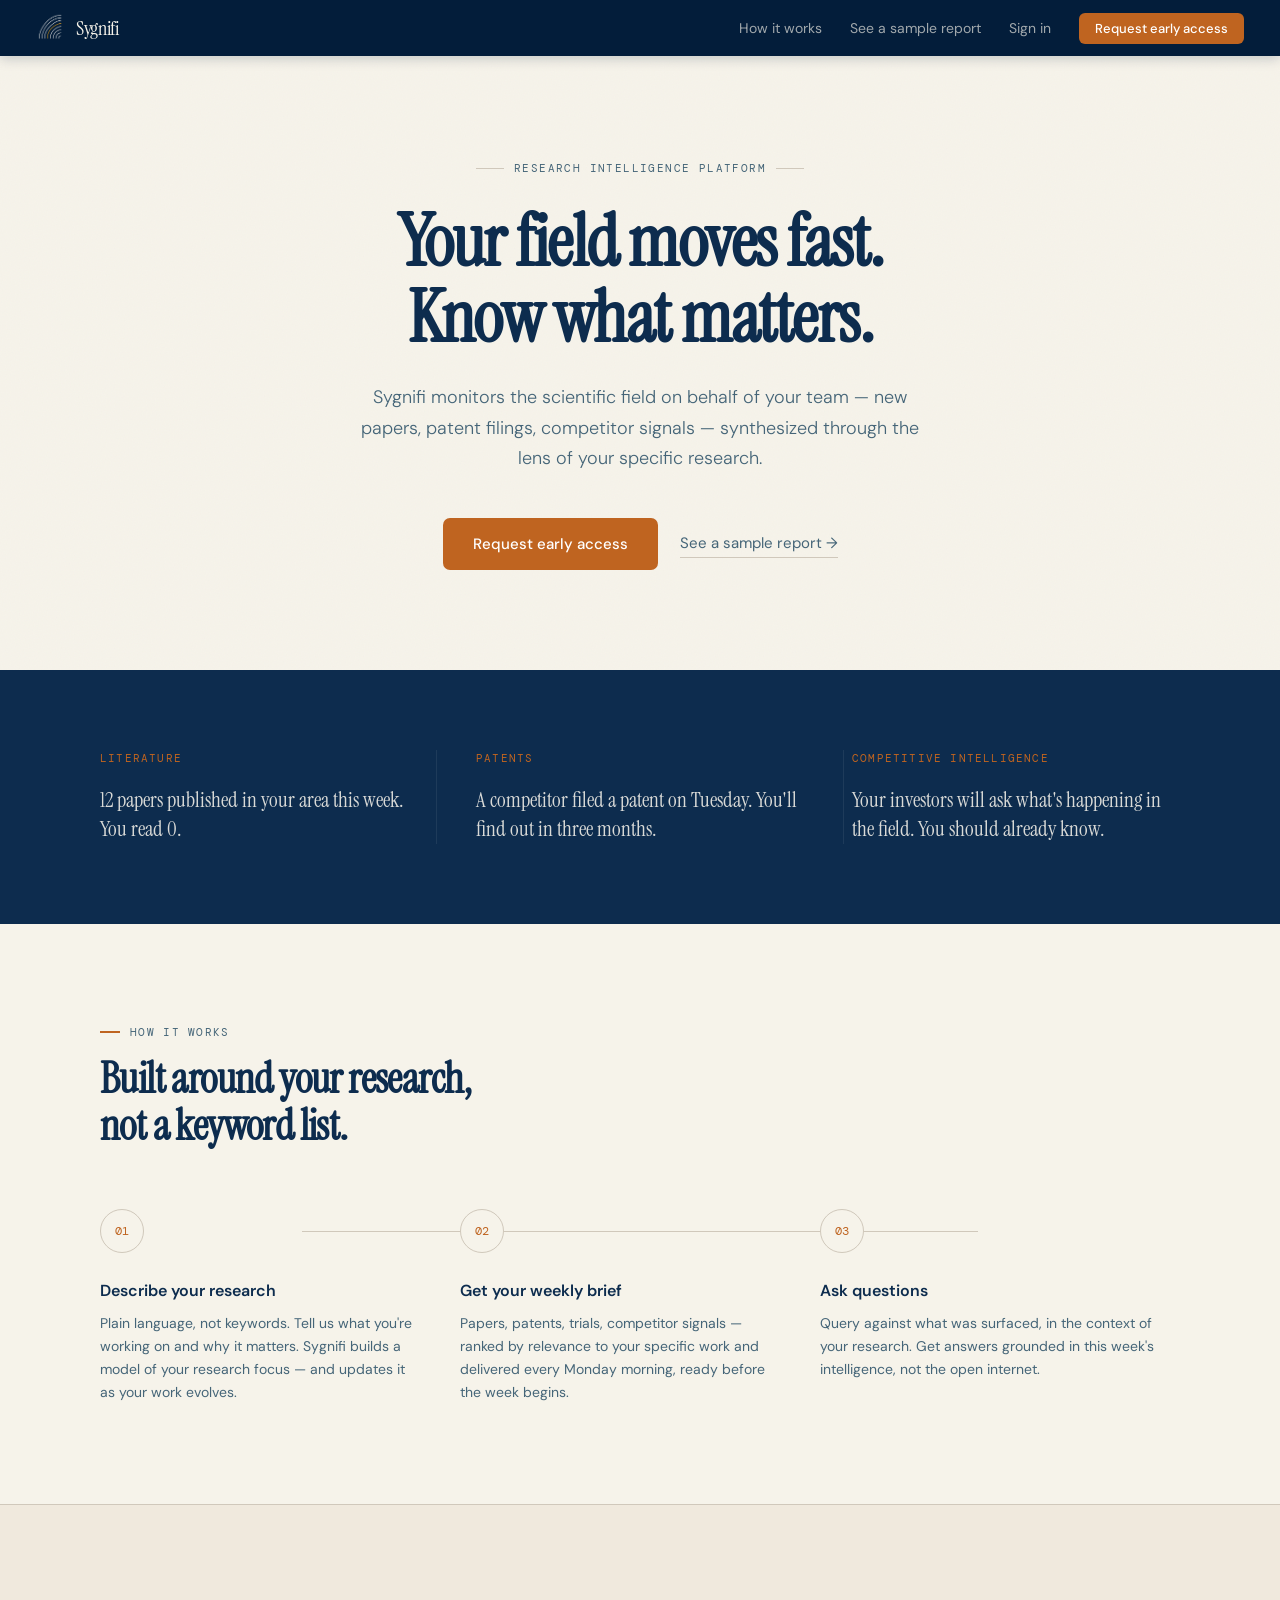
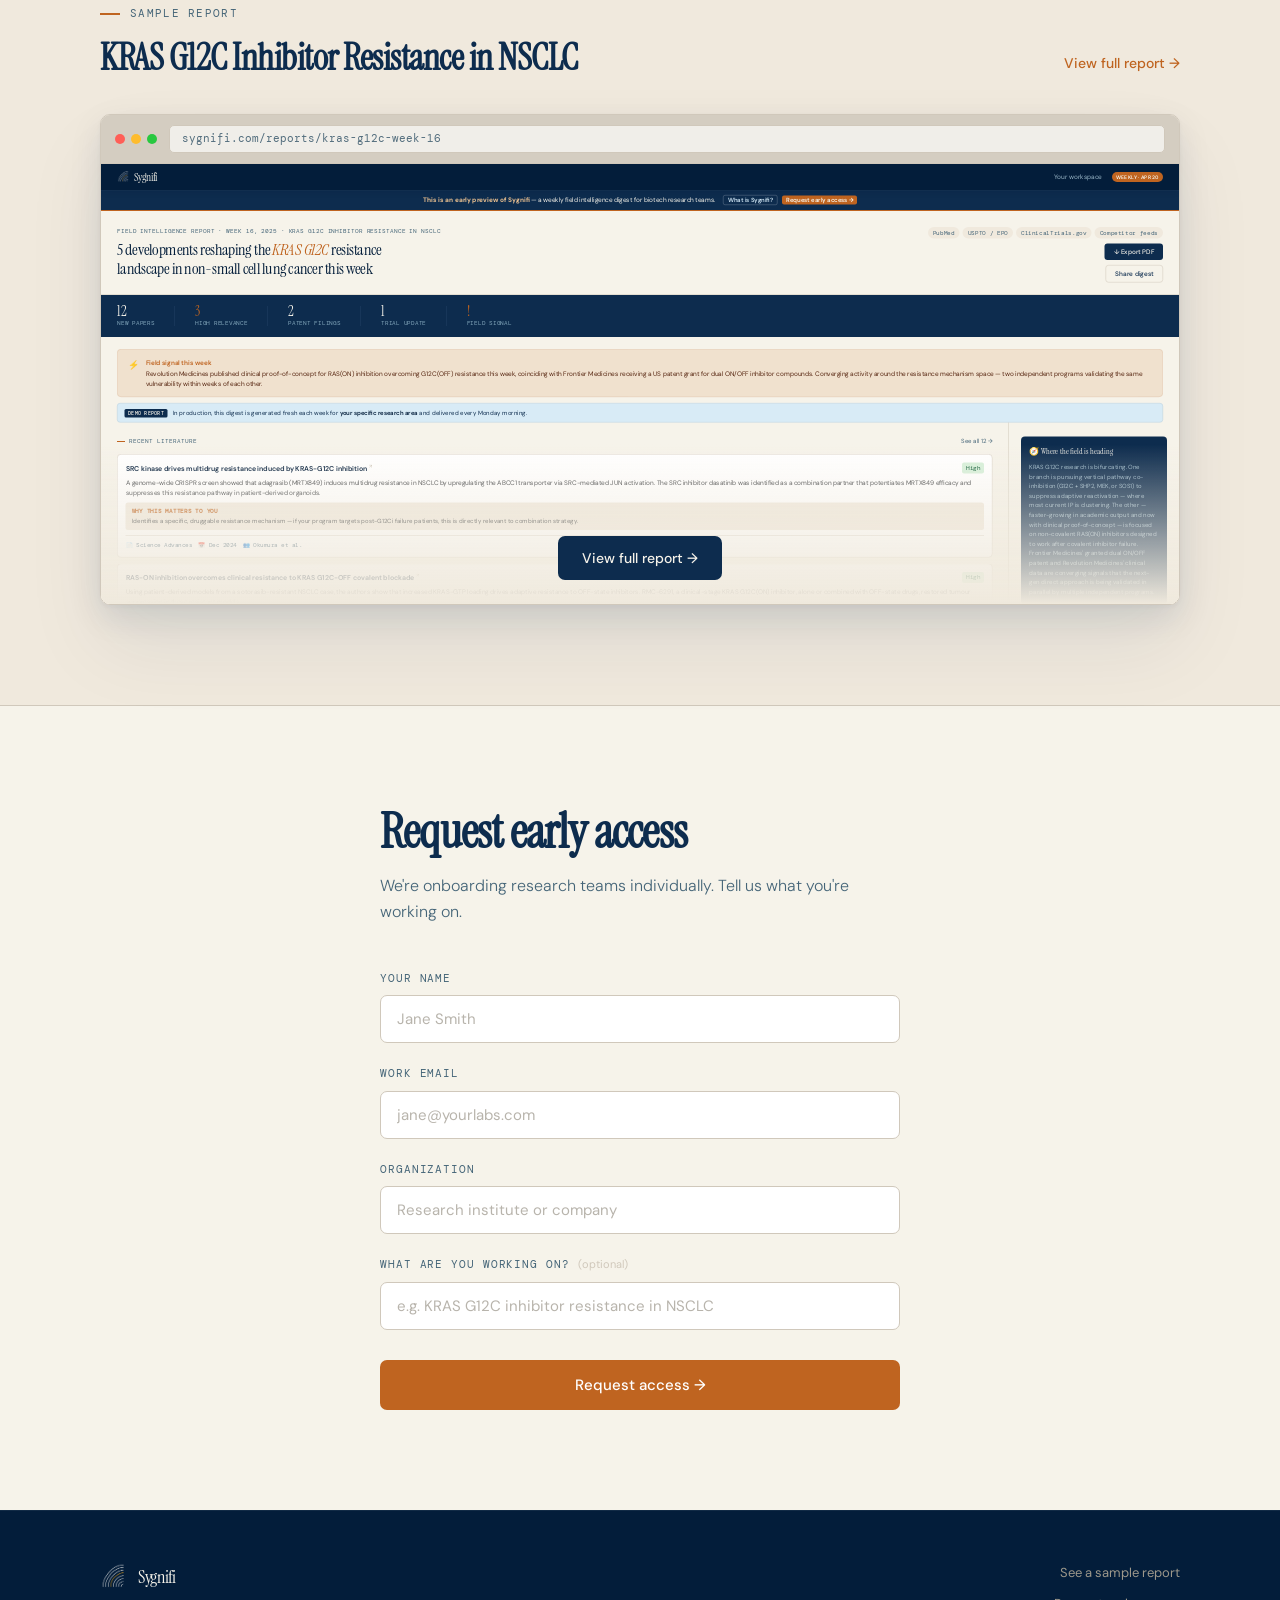
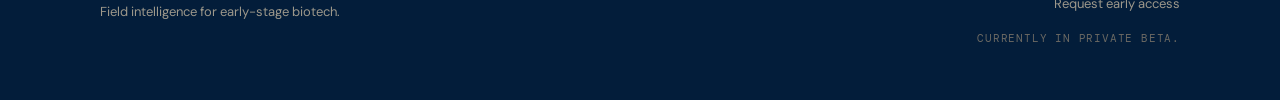
<file: index.html>
<!DOCTYPE html>
<html lang="en">
<head>
  <meta charset="UTF-8">
  <meta name="viewport" content="width=device-width, initial-scale=1.0">
  <title>Sygnifi — Field intelligence for early-stage biotech</title>
  <meta name="description" content="Sygnifi monitors the scientific field on behalf of your team — new papers, patent filings, competitor signals — synthesized through the lens of your specific research.">
  <link href="https://fonts.googleapis.com/css2?family=Instrument+Serif:ital@0;1&family=DM+Sans:opsz,wght@9..40,300;9..40,400;9..40,500;9..40,600&family=DM+Mono:wght@400;500&display=swap" rel="stylesheet">
  <link rel="stylesheet" href="styles.css">
</head>
<body>

<!-- ── NAV ─────────────────────────────────────────── -->
<nav class="nav">
  <a href="index.html" class="nav-logo">
    <img src="logo.png" alt="Sygnifi logo">
    <span class="nav-wordmark">Sygnifi</span>
  </a>
  <button class="nav-toggle" id="nav-toggle" aria-label="Toggle menu" aria-expanded="false" aria-controls="nav-links">
    <span></span><span></span><span></span>
  </button>
  <ul class="nav-links" id="nav-links">
    <li><a href="#how-it-works">How it works</a></li>
    <li><a href="field-intelligence-mock.html" target="_blank" rel="noopener">See a sample report</a></li>
    <li><a href="signin.html">Sign in</a></li>
    <li><a href="#early-access" class="btn-nav">Request early access</a></li>
  </ul>
</nav>

<!-- ── HERO ────────────────────────────────────────── -->
<section class="hero">
  <div class="hero-inner">
    <div class="hero-kicker fade-up">Research intelligence platform</div>
    <h1 class="hero-headline fade-up" data-delay="1">
      Your field moves fast.<br>Know what matters.
    </h1>
    <p class="hero-sub fade-up" data-delay="2">
      Sygnifi monitors the scientific field on behalf of your team — new papers, patent filings, competitor signals — synthesized through the lens of your specific research.
    </p>
    <div class="hero-ctas fade-up" data-delay="3">
      <a href="#early-access" class="btn-primary">Request early access</a>
      <a href="field-intelligence-mock.html" target="_blank" rel="noopener" class="link-secondary">See a sample report →</a>
    </div>
  </div>
</section>

<!-- ── PROBLEM STRIP ───────────────────────────────── -->
<section class="problem">
  <div class="problem-inner">
    <div class="problem-item fade-up">
      <div class="problem-num">Literature</div>
      <p class="problem-text">12 papers published in your area this week. You read 0.</p>
    </div>
    <div class="problem-item fade-up" data-delay="1">
      <div class="problem-num">Patents</div>
      <p class="problem-text">A competitor filed a patent on Tuesday. You'll find out in three months.</p>
    </div>
    <div class="problem-item fade-up" data-delay="2">
      <div class="problem-num">Competitive intelligence</div>
      <p class="problem-text">Your investors will ask what's happening in the field. You should already know.</p>
    </div>
  </div>
</section>

<!-- ── HOW IT WORKS ────────────────────────────────── -->
<section class="how" id="how-it-works">
  <div class="how-inner">
    <div class="section-label fade-up">How it works</div>
    <h2 class="section-heading fade-up" data-delay="1">Built around your research,<br>not a keyword list.</h2>
    <div class="steps">
      <div class="step fade-up">
        <div class="step-num">01</div>
        <h3 class="step-title">Describe your research</h3>
        <p class="step-body">Plain language, not keywords. Tell us what you're working on and why it matters. Sygnifi builds a model of your research focus — and updates it as your work evolves.</p>
      </div>
      <div class="step fade-up" data-delay="1">
        <div class="step-num">02</div>
        <h3 class="step-title">Get your weekly brief</h3>
        <p class="step-body">Papers, patents, trials, competitor signals — ranked by relevance to your specific work and delivered every Monday morning, ready before the week begins.</p>
      </div>
      <div class="step fade-up" data-delay="2">
        <div class="step-num">03</div>
        <h3 class="step-title">Ask questions</h3>
        <p class="step-body">Query against what was surfaced, in the context of your research. Get answers grounded in this week's intelligence, not the open internet.</p>
      </div>
    </div>
  </div>
</section>

<!-- ── PRODUCT PREVIEW ─────────────────────────────── -->
<section class="preview">
  <div class="preview-inner">
    <div class="preview-header fade-up">
      <div>
        <div class="section-label">Sample report</div>
        <h2 class="preview-section-heading">KRAS G12C Inhibitor Resistance in NSCLC</h2>
      </div>
      <a href="field-intelligence-mock.html" target="_blank" rel="noopener" class="preview-link">View full report →</a>
    </div>
    <a href="field-intelligence-mock.html" target="_blank" rel="noopener" class="browser fade-up" style="display:block;text-decoration:none;" data-delay="1">
      <div class="browser-bar">
        <div class="browser-dots">
          <span></span><span></span><span></span>
        </div>
        <div class="browser-url">sygnifi.com/reports/kras-g12c-week-16</div>
      </div>
      <div class="browser-viewport">
        <iframe src="field-intelligence-mock.html" scrolling="no" tabindex="-1" title="Sample Sygnifi report"></iframe>
        <div class="browser-fade"></div>
        <span class="browser-cta">View full report →</span>
      </div>
    </a>
  </div>
</section>

<!-- ── EARLY ACCESS FORM ───────────────────────────── -->
<section class="form-section" id="early-access">
  <div class="form-inner">
    <h2 class="form-heading fade-up">Request early access</h2>
    <p class="form-sub fade-up" data-delay="1">We're onboarding research teams individually. Tell us what you're working on.</p>
    <form id="waitlist-form" class="fade-up" data-delay="2" novalidate aria-label="Early access request">
      <div class="field">
        <label for="name">Your name</label>
        <input
          type="text"
          id="name"
          name="name"
          placeholder="Jane Smith"
          required
          autocomplete="name"
        >
      </div>
      <div class="field">
        <label for="email">Work email</label>
        <input
          type="email"
          id="email"
          name="email"
          placeholder="jane@yourlabs.com"
          required
          autocomplete="email"
        >
      </div>
      <div class="field">
        <label for="org">Organization</label>
        <input
          type="text"
          id="org"
          name="organisation"
          placeholder="Research institute or company"
          autocomplete="organization"
        >
      </div>
      <div class="field">
        <label for="research">What are you working on? <span class="field-optional">(optional)</span></label>
        <input
          type="text"
          id="research"
          name="research_area"
          placeholder="e.g. KRAS G12C inhibitor resistance in NSCLC"
        >
      </div>
      <button type="submit" class="btn-submit">Request access →</button>
    </form>
  </div>
</section>

<!-- ── FOOTER ──────────────────────────────────────── -->
<footer class="footer">
  <div class="footer-inner">
    <div class="footer-brand">
      <a href="index.html" class="footer-logo">
        <img src="logo.png" alt="Sygnifi logo">
        <span class="footer-wordmark">Sygnifi</span>
      </a>
      <p class="footer-tagline">Field intelligence for early-stage biotech.</p>
    </div>
    <div class="footer-links">
      <a href="field-intelligence-mock.html" target="_blank" rel="noopener">See a sample report</a>
      <a href="#early-access">Request early access</a>
      <div class="footer-fine">Currently in private beta.</div>
    </div>
  </div>
</footer>

<script>
  // Mobile nav toggle
  const toggle = document.getElementById('nav-toggle');
  const navLinks = document.getElementById('nav-links');

  toggle.addEventListener('click', () => {
    const isOpen = navLinks.classList.toggle('open');
    toggle.setAttribute('aria-expanded', isOpen);
  });

  // Close mobile nav when a link is clicked
  navLinks.querySelectorAll('a').forEach(a => {
    a.addEventListener('click', () => {
      navLinks.classList.remove('open');
      toggle.setAttribute('aria-expanded', 'false');
    });
  });

  // Smooth scroll for anchor links
  document.querySelectorAll('a[href^="#"]').forEach(a => {
    a.addEventListener('click', e => {
      const target = document.querySelector(a.getAttribute('href'));
      if (target) {
        e.preventDefault();
        target.scrollIntoView({ behavior: 'smooth' });
      }
    });
  });

  // FadeUp on scroll via IntersectionObserver
  const observer = new IntersectionObserver((entries) => {
    entries.forEach(entry => {
      if (entry.isIntersecting) {
        entry.target.classList.add('visible');
        observer.unobserve(entry.target);
      }
    });
  }, { threshold: 0.1, rootMargin: '0px 0px -40px 0px' });

  document.querySelectorAll('.fade-up').forEach(el => observer.observe(el));

  // Form: redirect to waitlist page
  document.getElementById('waitlist-form').addEventListener('submit', async e => {
    e.preventDefault();
    const name = document.getElementById('name').value.trim();
    const email = document.getElementById('email').value.trim();
    if (!name || !email) return;

    const btn = e.target.querySelector('.btn-submit');
    btn.disabled = true;
    btn.textContent = 'Sending…';

    try {
      const res = await fetch('https://formspree.io/f/mrerrkqk', {
        method: 'POST',
        body: new FormData(e.target),
        headers: { 'Accept': 'application/json' }
      });
      if (res.ok) {
        window.location.href = 'waitlist.html';
      } else {
        btn.disabled = false;
        btn.textContent = 'Request access →';
        alert('Something went wrong. Please try again.');
      }
    } catch {
      btn.disabled = false;
      btn.textContent = 'Request access →';
      alert('Something went wrong. Please try again.');
    }
  });
</script>

</body>
</html>
</file>
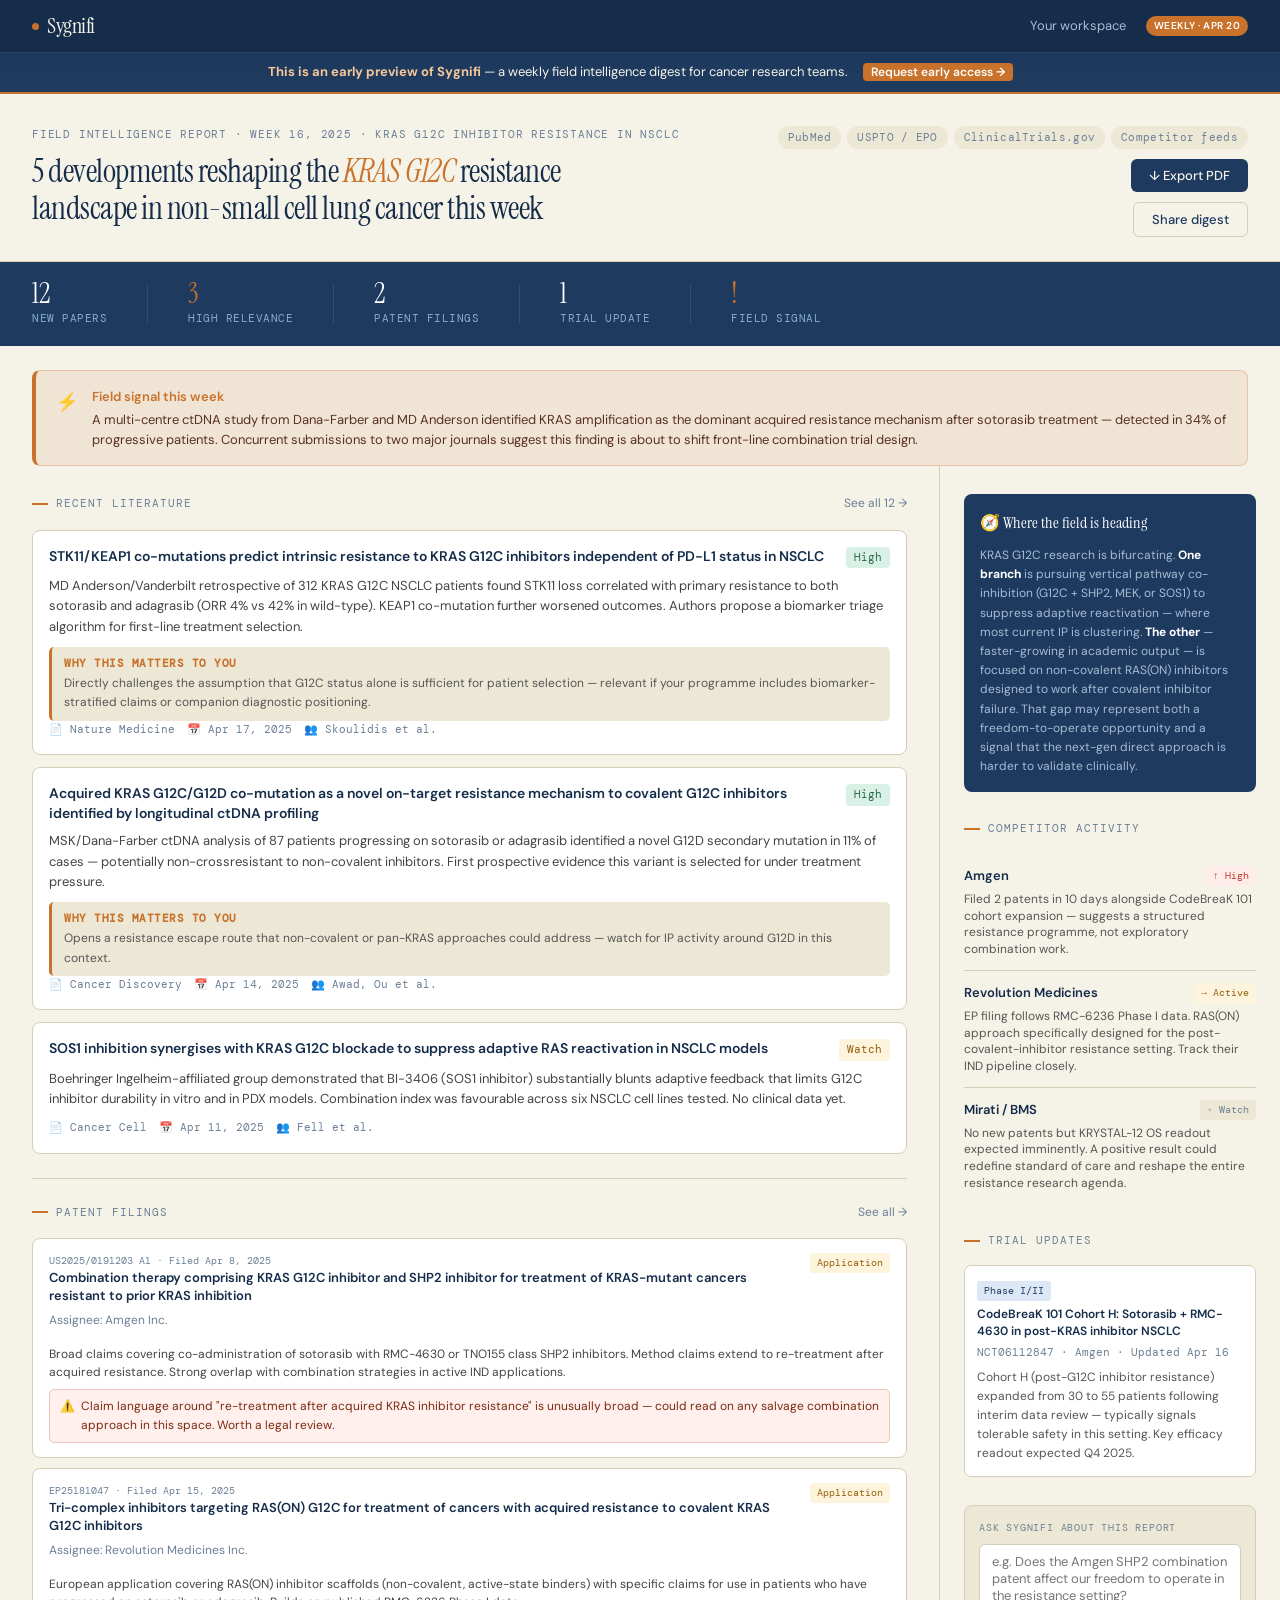
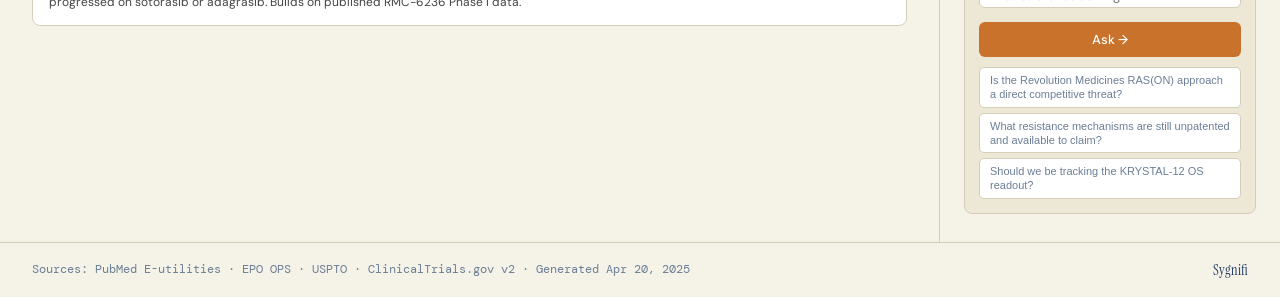
<file: site/index.html>
<!DOCTYPE html>
<html lang="en">
<head>
<meta charset="UTF-8">
<meta name="viewport" content="width=device-width, initial-scale=1.0">
<title>Sygnifi — Field Intelligence Report</title>
<link href="https://fonts.googleapis.com/css2?family=Instrument+Serif:ital@0;1&family=DM+Sans:wght@300;400;500;600&family=DM+Mono:wght@400;500&display=swap" rel="stylesheet">
<style>
  :root {
    --ink: #1e3a5f;          /* Vandar Poel's Blue — replaces near-black */
    --ink-deep: #152d4a;     /* deeper shade for topbar */
    --paper: #f5f2e8;        /* Sulphur Yellow cream — unchanged */
    --paper-dark: #ede8d5;
    --accent: #c8722b;       /* Yellow Orange — shifted slightly warmer */
    --accent-light: #f0e4d4;
    --muted: #6b7f96;        /* blue-tinted muted */
    --border: #d4cdb8;
    --green: #2d6a4f;
    --green-light: #d8f0e6;
    --amber: #92610a;
    --amber-light: #fef3dc;
    --blue: #1e3a5f;
    --blue-light: #dce8f5;
  }

  * { margin: 0; padding: 0; box-sizing: border-box; }

  body {
    background: var(--paper);
    color: var(--ink);
    font-family: 'DM Sans', sans-serif;
    font-size: 14px;
    line-height: 1.6;
    min-height: 100vh;
  }

  /* TOP BAR */
  .topbar {
    background: var(--ink-deep);
    color: var(--paper);
    padding: 0 32px;
    display: flex;
    align-items: center;
    justify-content: space-between;
    height: 52px;
    position: sticky;
    top: 0;
    z-index: 100;
    box-shadow: 0 1px 0 rgba(255,255,255,0.05), 0 2px 12px rgba(21,45,74,0.22);
  }

  .logo {
    font-family: 'Instrument Serif', serif;
    font-size: 22px;
    letter-spacing: -0.5px;
    display: flex;
    align-items: center;
    gap: 8px;
    color: var(--paper);
  }

  .logo-dot {
    width: 7px;
    height: 7px;
    background: var(--accent);
    border-radius: 50%;
    display: inline-block;
    animation: dot-glow 3s ease-in-out infinite;
  }

  .topbar-right {
    display: flex;
    align-items: center;
    gap: 20px;
    font-size: 13px;
    color: #a8bcd4;
  }

  .badge-live {
    background: var(--accent);
    color: white;
    font-size: 10px;
    font-weight: 600;
    padding: 2px 8px;
    border-radius: 20px;
    letter-spacing: 0.5px;
    text-transform: uppercase;
    animation: badge-pulse 2.8s ease-in-out infinite;
  }

  /* VALIDATION BANNER */
  .validation-banner {
    background: var(--ink);
    color: var(--paper);
    padding: 10px 32px;
    text-align: center;
    font-size: 13px;
    line-height: 1.5;
    border-bottom: 2px solid var(--accent);
  }

  .validation-banner strong {
    color: #f5c89a;
  }

  .validation-banner em {
    font-style: normal;
    background: var(--accent);
    color: white;
    padding: 1px 8px;
    border-radius: 4px;
    font-size: 12px;
    font-weight: 600;
    margin-left: 6px;
    cursor: pointer;
    transition: opacity 0.15s;
  }

  .validation-banner em:hover { opacity: 0.85; }

  /* REPORT HEADER */
  .report-header {
    border-bottom: 1px solid var(--border);
    padding: 32px 32px 24px;
    display: flex;
    justify-content: space-between;
    align-items: flex-start;
    gap: 24px;
    animation: fadeUp 0.5s ease both;
  }

  .report-meta {
    font-family: 'DM Mono', monospace;
    font-size: 11px;
    color: var(--muted);
    text-transform: uppercase;
    letter-spacing: 0.8px;
    margin-bottom: 10px;
  }

  .report-title {
    font-family: 'Instrument Serif', serif;
    font-size: 32px;
    line-height: 1.15;
    letter-spacing: -0.5px;
    max-width: 560px;
    color: var(--ink-deep);
  }

  .report-title em {
    color: var(--accent);
    font-style: italic;
  }

  .report-actions {
    display: flex;
    flex-direction: column;
    align-items: flex-end;
    gap: 10px;
    flex-shrink: 0;
  }

  .btn {
    padding: 8px 18px;
    border-radius: 6px;
    font-size: 13px;
    font-weight: 500;
    cursor: pointer;
    border: none;
    font-family: 'DM Sans', sans-serif;
    transition: opacity 0.15s, transform 0.15s, box-shadow 0.15s, background 0.15s;
  }

  .btn:hover { opacity: 0.9; transform: translateY(-1px); }

  .btn-primary {
    background: var(--ink);
    color: var(--paper);
  }

  .btn-primary:hover { box-shadow: 0 4px 14px rgba(21,45,74,0.28); }

  .btn-secondary {
    background: transparent;
    border: 1px solid var(--border);
    color: var(--ink);
  }

  .btn-secondary:hover { background: var(--paper-dark); }

  .coverage-tags {
    display: flex;
    gap: 6px;
    flex-wrap: wrap;
    justify-content: flex-end;
  }

  .tag {
    font-size: 11px;
    padding: 3px 10px;
    border-radius: 20px;
    font-family: 'DM Mono', monospace;
    letter-spacing: 0.3px;
  }

  .tag-sources { background: var(--paper-dark); color: var(--muted); }

  /* SUMMARY STRIP */
  .summary-strip {
    background: var(--ink);
    color: var(--paper);
    padding: 18px 32px;
    display: flex;
    gap: 40px;
    animation: fadeUp 0.5s 0.1s ease both;
  }

  .summary-item {
    display: flex;
    flex-direction: column;
    gap: 2px;
  }

  .summary-num {
    font-family: 'Instrument Serif', serif;
    font-size: 28px;
    line-height: 1;
    color: white;
  }

  .summary-num span { color: var(--accent); }

  .summary-label {
    font-size: 11px;
    color: #8aadcc;
    font-family: 'DM Mono', monospace;
    text-transform: uppercase;
    letter-spacing: 0.5px;
  }

  .summary-divider {
    width: 1px;
    background: #2a4f75;
    margin: 4px 0;
  }

  /* SIGNAL BANNER */
  .signal-banner {
    margin: 24px 32px 0;
    background: var(--accent-light);
    border: 1px solid #e8c4a8;
    border-left: 4px solid var(--accent);
    border-radius: 8px;
    padding: 16px 20px;
    display: flex;
    gap: 14px;
    align-items: flex-start;
    animation: fadeUp 0.5s 0.15s ease both;
  }

  .signal-icon { font-size: 18px; flex-shrink: 0; margin-top: 1px; }

  .signal-text strong {
    display: block;
    font-size: 13px;
    font-weight: 600;
    color: var(--accent);
    margin-bottom: 3px;
  }

  .signal-text p { font-size: 13px; color: #5a3020; line-height: 1.5; }

  /* MAIN GRID */
  .main-grid {
    display: grid;
    grid-template-columns: 1fr 340px;
    gap: 0;
  }

  .main-col {
    padding: 28px 32px;
    border-right: 1px solid var(--border);
  }

  .side-col { padding: 28px 24px; }

  /* SECTION HEADERS */
  .section-header {
    display: flex;
    align-items: center;
    justify-content: space-between;
    margin-bottom: 16px;
  }

  .section-title {
    font-family: 'DM Mono', monospace;
    font-size: 11px;
    text-transform: uppercase;
    letter-spacing: 1px;
    color: var(--muted);
    display: flex;
    align-items: center;
    gap: 8px;
  }

  .section-title::before {
    content: '';
    display: inline-block;
    width: 16px;
    height: 2px;
    background: var(--accent);
  }

  .see-all { font-size: 12px; color: var(--muted); cursor: pointer; transition: color 0.15s; }
  .see-all:hover { color: var(--accent); }

  /* PAPER CARDS */
  .paper-card {
    border: 1px solid var(--border);
    border-radius: 8px;
    padding: 16px;
    margin-bottom: 12px;
    background: white;
    transition: box-shadow 0.2s, transform 0.2s;
    animation: fadeUp 0.4s ease both;
  }

  .paper-card:hover { box-shadow: 0 6px 20px rgba(30,58,95,0.1); transform: translateY(-1px); }
  .paper-card:nth-child(1) { animation-delay: 0.2s; }
  .paper-card:nth-child(2) { animation-delay: 0.3s; }
  .paper-card:nth-child(3) { animation-delay: 0.4s; }

  .paper-top {
    display: flex;
    justify-content: space-between;
    align-items: flex-start;
    gap: 12px;
    margin-bottom: 8px;
  }

  .paper-title { font-size: 14px; font-weight: 600; line-height: 1.4; flex: 1; color: var(--ink-deep); }

  .relevance-badge {
    font-size: 11px;
    font-family: 'DM Mono', monospace;
    padding: 2px 8px;
    border-radius: 4px;
    flex-shrink: 0;
  }

  .rel-high { background: var(--green-light); color: var(--green); }
  .rel-med { background: var(--amber-light); color: var(--amber); }
  .rel-watch { background: var(--blue-light); color: var(--blue); }

  .paper-summary { font-size: 13px; color: #444; line-height: 1.55; margin-bottom: 10px; }

  .paper-footer {
    display: flex;
    gap: 12px;
    align-items: center;
    font-size: 11px;
    color: var(--muted);
    font-family: 'DM Mono', monospace;
  }

  .why-matters {
    background: var(--paper-dark);
    border-radius: 5px;
    padding: 8px 12px;
    font-size: 12px;
    color: #555;
    margin-top: 8px;
    border-left: 3px solid var(--accent);
  }

  .why-matters strong {
    color: var(--accent);
    font-size: 11px;
    font-family: 'DM Mono', monospace;
    text-transform: uppercase;
    letter-spacing: 0.5px;
    display: block;
    margin-bottom: 2px;
  }

  /* PATENT CARDS */
  .patent-card {
    border: 1px solid var(--border);
    border-radius: 8px;
    padding: 14px 16px;
    margin-bottom: 10px;
    background: white;
    animation: fadeUp 0.4s ease both;
    transition: box-shadow 0.2s, transform 0.2s;
  }

  .patent-card:hover { box-shadow: 0 4px 14px rgba(30,58,95,0.09); transform: translateY(-1px); }

  .patent-card:nth-child(1) { animation-delay: 0.25s; }
  .patent-card:nth-child(2) { animation-delay: 0.35s; }

  .patent-top {
    display: flex;
    justify-content: space-between;
    align-items: flex-start;
    gap: 10px;
    margin-bottom: 6px;
  }

  .patent-id { font-family: 'DM Mono', monospace; font-size: 10px; color: var(--muted); }
  .patent-status { font-size: 10px; font-family: 'DM Mono', monospace; padding: 2px 7px; border-radius: 4px; }
  .status-filed { background: var(--amber-light); color: var(--amber); }
  .status-granted { background: var(--green-light); color: var(--green); }

  .patent-title { font-size: 13px; font-weight: 600; margin-bottom: 6px; line-height: 1.4; color: var(--ink-deep); }
  .patent-assignee { font-size: 12px; color: var(--muted); margin-bottom: 8px; }
  .patent-summary { font-size: 12px; color: #444; line-height: 1.5; }

  .conflict-flag {
    margin-top: 8px;
    background: #fff0ed;
    border: 1px solid #f0c4b8;
    border-radius: 5px;
    padding: 7px 10px;
    font-size: 12px;
    color: #7a2a10;
    display: flex;
    gap: 6px;
    align-items: flex-start;
  }

  /* SIDEBAR */
  .side-section { margin-bottom: 28px; animation: fadeUp 0.4s 0.3s ease both; }

  /* FIELD PULSE */
  .field-pulse {
    background: var(--ink);
    color: var(--paper);
    border-radius: 8px;
    padding: 16px;
    margin-bottom: 28px;
  }

  .pulse-title {
    font-family: 'Instrument Serif', serif;
    font-size: 16px;
    margin-bottom: 10px;
    display: flex;
    align-items: center;
    gap: 8px;
    color: white;
  }

  .pulse-body { font-size: 12px; color: #a8bcd4; line-height: 1.6; }
  .pulse-body strong { color: white; }

  /* COMPETITOR */
  .competitor-item {
    padding: 12px 0;
    border-bottom: 1px solid var(--border);
    display: flex;
    flex-direction: column;
    gap: 4px;
  }

  .competitor-item:last-child { border-bottom: none; }

  .comp-header { display: flex; justify-content: space-between; align-items: center; }
  .comp-name { font-weight: 600; font-size: 13px; color: var(--ink-deep); }

  .comp-activity {
    font-size: 10px;
    font-family: 'DM Mono', monospace;
    padding: 2px 7px;
    border-radius: 3px;
  }

  .activity-high { background: #fdecea; color: #c0392b; }
  .activity-med { background: var(--amber-light); color: var(--amber); }
  .activity-low { background: var(--paper-dark); color: var(--muted); }
  .comp-detail { font-size: 12px; color: #555; line-height: 1.4; }

  /* TRIALS */
  .trial-item {
    padding: 12px;
    border: 1px solid var(--border);
    border-radius: 7px;
    margin-bottom: 8px;
    background: white;
    transition: box-shadow 0.2s, transform 0.2s;
  }

  .trial-item:hover { box-shadow: 0 3px 10px rgba(30,58,95,0.08); transform: translateY(-1px); }

  .trial-phase {
    font-family: 'DM Mono', monospace;
    font-size: 10px;
    color: var(--blue);
    background: var(--blue-light);
    padding: 2px 7px;
    border-radius: 3px;
    display: inline-block;
    margin-bottom: 5px;
  }

  .trial-title { font-size: 12px; font-weight: 600; margin-bottom: 4px; line-height: 1.4; color: var(--ink-deep); }
  .trial-meta { font-size: 11px; color: var(--muted); font-family: 'DM Mono', monospace; }

  /* ASK BOX */
  .ask-box {
    background: var(--paper-dark);
    border: 1px solid var(--border);
    border-radius: 8px;
    padding: 14px;
  }

  .ask-label {
    font-family: 'DM Mono', monospace;
    font-size: 10px;
    text-transform: uppercase;
    letter-spacing: 0.8px;
    color: var(--muted);
    margin-bottom: 8px;
  }

  .ask-input {
    width: 100%;
    background: white;
    border: 1px solid var(--border);
    border-radius: 6px;
    padding: 8px 12px;
    font-size: 13px;
    font-family: 'DM Sans', sans-serif;
    color: var(--ink);
    outline: none;
    resize: none;
    height: 64px;
    transition: border-color 0.15s;
  }

  .ask-input:focus { border-color: var(--accent); }

  .ask-btn {
    margin-top: 8px;
    width: 100%;
    background: var(--accent);
    color: white;
    border: none;
    border-radius: 6px;
    padding: 9px;
    font-size: 13px;
    font-weight: 500;
    font-family: 'DM Sans', sans-serif;
    cursor: pointer;
    transition: opacity 0.15s;
  }

  .ask-btn:hover { opacity: 0.88; }
  .ask-btn:disabled { opacity: 0.6; cursor: not-allowed; }

  .ask-suggestions {
    margin-top: 10px;
    display: flex;
    flex-direction: column;
    gap: 5px;
  }

  .suggestion-chip {
    font-size: 11px;
    color: var(--muted);
    background: white;
    border: 1px solid var(--border);
    border-radius: 5px;
    padding: 5px 10px;
    cursor: pointer;
    transition: border-color 0.15s, color 0.15s;
    line-height: 1.3;
    text-align: left;
  }

  .suggestion-chip:hover { border-color: var(--accent); color: var(--accent); background: var(--accent-light); }

  /* ASK RESPONSE */
  .ask-response {
    margin-top: 10px;
    background: white;
    border: 1px solid var(--border);
    border-radius: 6px;
    padding: 10px 12px;
    font-size: 12px;
    color: #333;
    line-height: 1.6;
    display: none;
    animation: fadeUp 0.3s ease both;
  }

  .ask-response.visible { display: block; }

  .ask-response-label {
    font-family: 'DM Mono', monospace;
    font-size: 10px;
    color: var(--accent);
    text-transform: uppercase;
    letter-spacing: 0.5px;
    margin-bottom: 6px;
    font-weight: 500;
  }

  .ask-spinner {
    display: inline-block;
    width: 12px;
    height: 12px;
    border: 2px solid var(--border);
    border-top-color: var(--accent);
    border-radius: 50%;
    animation: spin 0.7s linear infinite;
    vertical-align: middle;
    margin-right: 6px;
  }

  /* MODAL */
  .modal-overlay {
    position: fixed;
    inset: 0;
    background: rgba(21, 45, 74, 0.6);
    backdrop-filter: blur(3px);
    z-index: 200;
    display: flex;
    align-items: center;
    justify-content: center;
    opacity: 0;
    pointer-events: none;
    transition: opacity 0.2s;
  }

  .modal-overlay.open {
    opacity: 1;
    pointer-events: all;
  }

  .modal {
    background: var(--paper);
    border-radius: 12px;
    padding: 28px;
    max-width: 440px;
    width: 90%;
    box-shadow: 0 20px 60px rgba(21,45,74,0.25);
    transform: translateY(20px) scale(0.98);
    transition: transform 0.3s cubic-bezier(0.34, 1.4, 0.64, 1), opacity 0.2s ease;
  }

  .modal-overlay.open .modal { transform: translateY(0) scale(1); }

  .modal-icon {
    font-size: 28px;
    margin-bottom: 12px;
  }

  .modal-title {
    font-family: 'Instrument Serif', serif;
    font-size: 22px;
    color: var(--ink-deep);
    margin-bottom: 8px;
    letter-spacing: -0.3px;
  }

  .modal-body {
    font-size: 13px;
    color: #555;
    line-height: 1.6;
    margin-bottom: 20px;
  }

  .modal-body strong { color: var(--ink-deep); }

  .modal-example {
    background: var(--paper-dark);
    border-left: 3px solid var(--accent);
    border-radius: 4px;
    padding: 10px 14px;
    font-size: 12px;
    font-family: 'DM Mono', monospace;
    color: #555;
    margin: 12px 0;
    line-height: 1.5;
  }

  .modal-close {
    background: var(--ink);
    color: var(--paper);
    border: none;
    border-radius: 6px;
    padding: 10px 20px;
    font-size: 13px;
    font-weight: 500;
    font-family: 'DM Sans', sans-serif;
    cursor: pointer;
    width: 100%;
    transition: opacity 0.15s;
  }

  .modal-close:hover { opacity: 0.85; }

  /* FOOTER */
  .report-footer {
    border-top: 1px solid var(--border);
    padding: 16px 32px;
    display: flex;
    justify-content: space-between;
    align-items: center;
    font-size: 12px;
    color: var(--muted);
    font-family: 'DM Mono', monospace;
  }

  .footer-brand {
    font-family: 'Instrument Serif', serif;
    font-size: 14px;
    color: var(--ink);
  }

  .section-divider { border: none; border-top: 1px solid var(--border); margin: 24px 0; }

  /* SIGNUP FORM */
  .signup-field {
    margin-bottom: 12px;
  }

  .signup-label {
    display: block;
    font-family: 'DM Mono', monospace;
    font-size: 10px;
    text-transform: uppercase;
    letter-spacing: 0.7px;
    color: var(--muted);
    margin-bottom: 5px;
  }

  .signup-input {
    width: 100%;
    background: white;
    border: 1px solid var(--border);
    border-radius: 6px;
    padding: 9px 12px;
    font-size: 13px;
    font-family: 'DM Sans', sans-serif;
    color: var(--ink);
    outline: none;
    transition: border-color 0.15s;
  }

  .signup-input:focus { border-color: var(--accent); }

  .signup-submit {
    width: 100%;
    background: var(--accent);
    color: white;
    border: none;
    border-radius: 6px;
    padding: 10px;
    font-size: 13px;
    font-weight: 500;
    font-family: 'DM Sans', sans-serif;
    cursor: pointer;
    margin-top: 4px;
    transition: opacity 0.15s;
  }

  .signup-submit:hover { opacity: 0.88; }
  .signup-submit:disabled { opacity: 0.6; cursor: not-allowed; }

  .signup-success {
    text-align: center;
    padding: 12px 0 4px;
  }

  .signup-success-icon { font-size: 32px; margin-bottom: 10px; }

  .signup-success h3 {
    font-family: 'Instrument Serif', serif;
    font-size: 20px;
    color: var(--ink-deep);
    margin-bottom: 6px;
  }

  .signup-success p {
    font-size: 13px;
    color: #555;
    line-height: 1.5;
  }

  @keyframes fadeUp {
    from { opacity: 0; transform: translateY(12px); }
    to { opacity: 1; transform: translateY(0); }
  }

  @keyframes spin { to { transform: rotate(360deg); } }

  @keyframes badge-pulse {
    0%, 100% { opacity: 1; }
    50% { opacity: 0.7; }
  }

  @keyframes dot-glow {
    0%, 100% { box-shadow: 0 0 0 0 rgba(200,114,43,0); }
    50% { box-shadow: 0 0 0 3px rgba(200,114,43,0.28); }
  }

  ::-webkit-scrollbar { width: 6px; }
  ::-webkit-scrollbar-track { background: var(--paper); }
  ::-webkit-scrollbar-thumb { background: var(--border); border-radius: 3px; }

  @media (max-width: 768px) {
    .topbar { padding: 0 16px; }

    .validation-banner { padding: 10px 16px; }

    .validation-banner em {
      display: block;
      margin-left: 0;
      margin-top: 6px;
      width: fit-content;
    }

    .report-header {
      flex-direction: column;
      padding: 20px 16px 16px;
      gap: 16px;
    }

    .report-title { font-size: 24px; }

    .report-actions {
      align-items: flex-start;
      flex-direction: row;
      flex-wrap: wrap;
      gap: 8px;
    }

    .coverage-tags { justify-content: flex-start; }

    .summary-strip {
      padding: 14px 16px;
      display: grid;
      grid-template-columns: 1fr 1fr;
      gap: 16px;
      overflow-x: visible;
    }

    .summary-divider { display: none; }

    .summary-num { font-size: 22px; }

    .signal-banner { margin: 16px 16px 0; }

    .main-grid {
      display: block;
    }

    .main-col {
      padding: 20px 16px;
      border-right: none;
      border-bottom: 1px solid var(--border);
    }

    .side-col { padding: 20px 16px; }

    .field-pulse { margin-bottom: 20px; }

    .report-footer {
      flex-direction: column;
      gap: 8px;
      padding: 14px 16px;
      text-align: center;
    }
  }
</style>
</head>
<body>

<!-- MODALS -->
<div class="modal-overlay" id="modal-export">
  <div class="modal">
    <div class="modal-icon">📄</div>
    <div class="modal-title">PDF export coming in V1</div>
    <div class="modal-body">
      Each weekly digest will be exportable as a clean, formatted PDF — ready to share with your team or attach to board updates.<br><br>
      <strong>Planned for V1 launch.</strong> If this is important to you, let us know — it helps us prioritise.
    </div>
    <button class="modal-close" onclick="closeModal('modal-export')">Got it →</button>
  </div>
</div>

<div class="modal-overlay" id="modal-signup">
  <div class="modal">
    <div id="signup-form-view">
      <div class="modal-icon">🔬</div>
      <div class="modal-title">Get early access</div>
      <div class="modal-body">
        Sygnifi is in early development. Leave your details and we'll reach out when it's ready — and ask you a few questions to make sure it fits your workflow.
      </div>
      <form id="signup-form" action="https://formspree.io/f/mrerrkqk" method="POST" onsubmit="handleSignup(event)">
        <div class="signup-field">
          <label class="signup-label" for="signup-name">Your name</label>
          <input class="signup-input" id="signup-name" name="name" type="text" placeholder="Jane Smith" required />
        </div>
        <div class="signup-field">
          <label class="signup-label" for="signup-email">Work email</label>
          <input class="signup-input" id="signup-email" name="email" type="email" placeholder="jane@yourlabs.com" required />
        </div>
        <div class="signup-field">
          <label class="signup-label" for="signup-org">Organisation</label>
          <input class="signup-input" id="signup-org" name="organisation" type="text" placeholder="Research institute or company" />
        </div>
        <div class="signup-field">
          <label class="signup-label" for="signup-research">What are you working on? <span style="color:var(--border)">(optional)</span></label>
          <input class="signup-input" id="signup-research" name="research_area" type="text" placeholder="e.g. RUNX2 signalling in osteosarcoma" />
        </div>
        <button class="signup-submit" type="submit" id="signup-btn">Request access →</button>
      </form>
    </div>
    <div id="signup-success-view" class="signup-success" style="display:none">
      <div class="signup-success-icon">✓</div>
      <h3>You're on the list</h3>
      <p>We'll be in touch soon. In the meantime, feel free to explore the report and try the Ask Sygnifi box below.</p>
      <button class="modal-close" style="margin-top:18px" onclick="closeModal('modal-signup')">Back to report →</button>
    </div>
  </div>
</div>

<div class="modal-overlay" id="modal-share">
  <div class="modal">
    <div class="modal-icon">📬</div>
    <div class="modal-title">Digest sharing coming in V1</div>
    <div class="modal-body">
      Share your weekly digest with colleagues via a private link or forwarded email — no account required for recipients.<br><br>
      <strong>Planned for V1 launch.</strong> Team collaboration features follow in Pro tier.
    </div>
    <button class="modal-close" onclick="closeModal('modal-share')">Got it →</button>
  </div>
</div>

<!-- TOP BAR -->
<div class="topbar">
  <div class="logo">
    <span class="logo-dot"></span>
    Sygnifi
  </div>
  <div class="topbar-right">
    <span>Your workspace</span>
    <span class="badge-live">Weekly · Apr 20</span>
  </div>
</div>

<!-- VALIDATION BANNER -->
<div class="validation-banner">
  <strong>This is an early preview of Sygnifi</strong> — a weekly field intelligence digest for cancer research teams. &nbsp;
  <em onclick="openModal('modal-signup')">Request early access →</em>
</div>

<!-- REPORT HEADER -->
<div class="report-header">
  <div>
    <div class="report-meta">Field Intelligence Report · Week 16, 2025 · KRAS G12C Inhibitor Resistance in NSCLC</div>
    <div class="report-title">
      5 developments reshaping the <em>KRAS G12C</em> resistance landscape in non-small cell lung cancer this week
    </div>
  </div>
  <div class="report-actions">
    <div class="coverage-tags">
      <span class="tag tag-sources">PubMed</span>
      <span class="tag tag-sources">USPTO / EPO</span>
      <span class="tag tag-sources">ClinicalTrials.gov</span>
      <span class="tag tag-sources">Competitor feeds</span>
    </div>
    <button class="btn btn-primary" onclick="openModal('modal-export')">↓ Export PDF</button>
    <button class="btn btn-secondary" onclick="openModal('modal-share')">Share digest</button>
  </div>
</div>

<!-- SUMMARY STRIP -->
<div class="summary-strip">
  <div class="summary-item">
    <div class="summary-num">12</div>
    <div class="summary-label">New papers</div>
  </div>
  <div class="summary-divider"></div>
  <div class="summary-item">
    <div class="summary-num"><span>3</span></div>
    <div class="summary-label">High relevance</div>
  </div>
  <div class="summary-divider"></div>
  <div class="summary-item">
    <div class="summary-num">2</div>
    <div class="summary-label">Patent filings</div>
  </div>
  <div class="summary-divider"></div>
  <div class="summary-item">
    <div class="summary-num">1</div>
    <div class="summary-label">Trial update</div>
  </div>
  <div class="summary-divider"></div>
  <div class="summary-item">
    <div class="summary-num"><span>!</span></div>
    <div class="summary-label">Field signal</div>
  </div>
</div>

<!-- SIGNAL BANNER -->
<div class="signal-banner">
  <div class="signal-icon">⚡</div>
  <div class="signal-text">
    <strong>Field signal this week</strong>
    <p>A multi-centre ctDNA study from Dana-Farber and MD Anderson identified KRAS amplification as the dominant acquired resistance mechanism after sotorasib treatment — detected in 34% of progressive patients. Concurrent submissions to two major journals suggest this finding is about to shift front-line combination trial design.</p>
  </div>
</div>

<!-- MAIN GRID -->
<div class="main-grid">

  <div class="main-col">

    <div class="section-header">
      <div class="section-title">Recent Literature</div>
      <a class="see-all">See all 12 →</a>
    </div>

    <div class="paper-card">
      <div class="paper-top">
        <div class="paper-title">STK11/KEAP1 co-mutations predict intrinsic resistance to KRAS G12C inhibitors independent of PD-L1 status in NSCLC</div>
        <span class="relevance-badge rel-high">High</span>
      </div>
      <div class="paper-summary">
        MD Anderson/Vanderbilt retrospective of 312 KRAS G12C NSCLC patients found STK11 loss correlated with primary resistance to both sotorasib and adagrasib (ORR 4% vs 42% in wild-type). KEAP1 co-mutation further worsened outcomes. Authors propose a biomarker triage algorithm for first-line treatment selection.
      </div>
      <div class="why-matters">
        <strong>Why this matters to you</strong>
        Directly challenges the assumption that G12C status alone is sufficient for patient selection — relevant if your programme includes biomarker-stratified claims or companion diagnostic positioning.
      </div>
      <div class="paper-footer">
        <span>📄 Nature Medicine</span>
        <span>📅 Apr 17, 2025</span>
        <span>👥 Skoulidis et al.</span>
      </div>
    </div>

    <div class="paper-card">
      <div class="paper-top">
        <div class="paper-title">Acquired KRAS G12C/G12D co-mutation as a novel on-target resistance mechanism to covalent G12C inhibitors identified by longitudinal ctDNA profiling</div>
        <span class="relevance-badge rel-high">High</span>
      </div>
      <div class="paper-summary">
        MSK/Dana-Farber ctDNA analysis of 87 patients progressing on sotorasib or adagrasib identified a novel G12D secondary mutation in 11% of cases — potentially non-crossresistant to non-covalent inhibitors. First prospective evidence this variant is selected for under treatment pressure.
      </div>
      <div class="why-matters">
        <strong>Why this matters to you</strong>
        Opens a resistance escape route that non-covalent or pan-KRAS approaches could address — watch for IP activity around G12D in this context.
      </div>
      <div class="paper-footer">
        <span>📄 Cancer Discovery</span>
        <span>📅 Apr 14, 2025</span>
        <span>👥 Awad, Ou et al.</span>
      </div>
    </div>

    <div class="paper-card">
      <div class="paper-top">
        <div class="paper-title">SOS1 inhibition synergises with KRAS G12C blockade to suppress adaptive RAS reactivation in NSCLC models</div>
        <span class="relevance-badge rel-med">Watch</span>
      </div>
      <div class="paper-summary">
        Boehringer Ingelheim-affiliated group demonstrated that BI-3406 (SOS1 inhibitor) substantially blunts adaptive feedback that limits G12C inhibitor durability in vitro and in PDX models. Combination index was favourable across six NSCLC cell lines tested. No clinical data yet.
      </div>
      <div class="paper-footer">
        <span>📄 Cancer Cell</span>
        <span>📅 Apr 11, 2025</span>
        <span>👥 Fell et al.</span>
      </div>
    </div>

    <hr class="section-divider">

    <div class="section-header">
      <div class="section-title">Patent Filings</div>
      <a class="see-all">See all →</a>
    </div>

    <div class="patent-card">
      <div class="patent-top">
        <div>
          <div class="patent-id">US2025/0191203 A1 · Filed Apr 8, 2025</div>
          <div class="patent-title">Combination therapy comprising KRAS G12C inhibitor and SHP2 inhibitor for treatment of KRAS-mutant cancers resistant to prior KRAS inhibition</div>
          <div class="patent-assignee">Assignee: Amgen Inc.</div>
        </div>
        <span class="patent-status status-filed">Application</span>
      </div>
      <div class="patent-summary">
        Broad claims covering co-administration of sotorasib with RMC-4630 or TNO155 class SHP2 inhibitors. Method claims extend to re-treatment after acquired resistance. Strong overlap with combination strategies in active IND applications.
      </div>
      <div class="conflict-flag">
        ⚠️ <span>Claim language around "re-treatment after acquired KRAS inhibitor resistance" is unusually broad — could read on any salvage combination approach in this space. Worth a legal review.</span>
      </div>
    </div>

    <div class="patent-card">
      <div class="patent-top">
        <div>
          <div class="patent-id">EP25181047 · Filed Apr 15, 2025</div>
          <div class="patent-title">Tri-complex inhibitors targeting RAS(ON) G12C for treatment of cancers with acquired resistance to covalent KRAS G12C inhibitors</div>
          <div class="patent-assignee">Assignee: Revolution Medicines Inc.</div>
        </div>
        <span class="patent-status status-filed">Application</span>
      </div>
      <div class="patent-summary">
        European application covering RAS(ON) inhibitor scaffolds (non-covalent, active-state binders) with specific claims for use in patients who have progressed on sotorasib or adagrasib. Builds on published RMC-6236 Phase I data.
      </div>
    </div>

  </div>

  <!-- SIDEBAR -->
  <div class="side-col">

    <div class="field-pulse side-section">
      <div class="pulse-title">🧭 Where the field is heading</div>
      <div class="pulse-body">
        KRAS G12C research is bifurcating. <strong>One branch</strong> is pursuing vertical pathway co-inhibition (G12C + SHP2, MEK, or SOS1) to suppress adaptive reactivation — where most current IP is clustering. <strong>The other</strong> — faster-growing in academic output — is focused on non-covalent RAS(ON) inhibitors designed to work after covalent inhibitor failure. That gap may represent both a freedom-to-operate opportunity and a signal that the next-gen direct approach is harder to validate clinically.
      </div>
    </div>

    <div class="side-section">
      <div class="section-header">
        <div class="section-title">Competitor Activity</div>
      </div>
      <div class="competitor-item">
        <div class="comp-header">
          <div class="comp-name">Amgen</div>
          <span class="comp-activity activity-high">↑ High</span>
        </div>
        <div class="comp-detail">Filed 2 patents in 10 days alongside CodeBreaK 101 cohort expansion — suggests a structured resistance programme, not exploratory combination work.</div>
      </div>
      <div class="competitor-item">
        <div class="comp-header">
          <div class="comp-name">Revolution Medicines</div>
          <span class="comp-activity activity-med">→ Active</span>
        </div>
        <div class="comp-detail">EP filing follows RMC-6236 Phase I data. RAS(ON) approach specifically designed for the post-covalent-inhibitor resistance setting. Track their IND pipeline closely.</div>
      </div>
      <div class="competitor-item">
        <div class="comp-header">
          <div class="comp-name">Mirati / BMS</div>
          <span class="comp-activity activity-low">◦ Watch</span>
        </div>
        <div class="comp-detail">No new patents but KRYSTAL-12 OS readout expected imminently. A positive result could redefine standard of care and reshape the entire resistance research agenda.</div>
      </div>
    </div>

    <div class="side-section">
      <div class="section-header">
        <div class="section-title">Trial Updates</div>
      </div>
      <div class="trial-item">
        <span class="trial-phase">Phase I/II</span>
        <div class="trial-title">CodeBreaK 101 Cohort H: Sotorasib + RMC-4630 in post-KRAS inhibitor NSCLC</div>
        <div class="trial-meta">NCT06112847 · Amgen · Updated Apr 16</div>
        <div style="margin-top: 6px; font-size: 12px; color: #555;">Cohort H (post-G12C inhibitor resistance) expanded from 30 to 55 patients following interim data review — typically signals tolerable safety in this setting. Key efficacy readout expected Q4 2025.</div>
      </div>
    </div>

    <!-- ASK SYGNIFI -->
    <div class="ask-box">
      <div class="ask-label">Ask Sygnifi about this report</div>
      <textarea class="ask-input" id="ask-input" placeholder="e.g. Does the Amgen SHP2 combination patent affect our freedom to operate in the resistance setting?"></textarea>
      <button class="ask-btn" id="ask-btn" onclick="submitQuestion()">Ask →</button>
      <div class="ask-suggestions">
        <button class="suggestion-chip" onclick="fillSuggestion(this)">Is the Revolution Medicines RAS(ON) approach a direct competitive threat?</button>
        <button class="suggestion-chip" onclick="fillSuggestion(this)">What resistance mechanisms are still unpatented and available to claim?</button>
        <button class="suggestion-chip" onclick="fillSuggestion(this)">Should we be tracking the KRYSTAL-12 OS readout?</button>
      </div>
      <div class="ask-response" id="ask-response">
        <div class="ask-response-label">Sygnifi analysis</div>
        <div id="ask-response-text"></div>
      </div>
    </div>

  </div>
</div>

<!-- FOOTER -->
<div class="report-footer">
  <div>Sources: PubMed E-utilities · EPO OPS · USPTO · ClinicalTrials.gov v2 · Generated Apr 20, 2025</div>
  <div class="footer-brand">Sygnifi</div>
</div>

<script>
  // ── Signup form ────────────────────────────────────────────────
  async function handleSignup(e) {
    e.preventDefault();
    const btn = document.getElementById('signup-btn');
    btn.disabled = true;
    btn.textContent = 'Sending…';

    try {
      const form = document.getElementById('signup-form');
      const data = new FormData(form);
      const res = await fetch(form.action, {
        method: 'POST',
        body: data,
        headers: { 'Accept': 'application/json' }
      });

      if (res.ok) {
        document.getElementById('signup-form-view').style.display = 'none';
        document.getElementById('signup-success-view').style.display = 'block';
      } else {
        btn.disabled = false;
        btn.textContent = 'Try again';
        alert('Something went wrong. Please try again.');
      }
    } catch {
      btn.disabled = false;
      btn.textContent = 'Try again';
      alert('Something went wrong. Please try again.');
    }
  }

  // ── Modal helpers ──────────────────────────────────────────────
  function openModal(id) {
    document.getElementById(id).classList.add('open');
  }

  function closeModal(id) {
    document.getElementById(id).classList.remove('open');
  }

  document.querySelectorAll('.modal-overlay').forEach(overlay => {
    overlay.addEventListener('click', e => {
      if (e.target === overlay) overlay.classList.remove('open');
    });
  });

  // ── Suggestion chips ───────────────────────────────────────────
  function fillSuggestion(el) {
    document.getElementById('ask-input').value = el.textContent.trim();
    document.getElementById('ask-input').focus();
  }

  // ── Report context sent to Claude ─────────────────────────────
  const REPORT_CONTEXT = `You are Sygnifi, a field intelligence assistant for early-stage cancer research teams.
You are answering questions about a specific weekly report. Here is the full content of this week's report:

STRICT SCOPE RULE: If the user's question is not related to the content of this report, the research area (RUNX2, cancer biology, patents, clinical trials, competitor activity), or scientific research generally, respond with exactly: "I can only answer questions about this report and the research it covers." Do not answer off-topic questions under any circumstances.

RESEARCH AREA: KRAS G12C Inhibitor Resistance in NSCLC

FIELD SIGNAL: A multi-centre ctDNA study from Dana-Farber and MD Anderson identified KRAS amplification as the dominant acquired resistance mechanism after sotorasib treatment — detected in 34% of progressive patients. Concurrent submissions to two major journals suggest this finding is about to shift front-line combination trial design.

PAPERS THIS WEEK:
1. "STK11/KEAP1 co-mutations predict intrinsic resistance to KRAS G12C inhibitors independent of PD-L1 status in NSCLC" — Nature Medicine, Apr 17. MD Anderson/Vanderbilt retrospective of 312 patients. STK11 loss: ORR 4% vs 42% in wild-type. KEAP1 co-mutation further worsened outcomes. Biomarker triage algorithm proposed for first-line selection. Relevance: HIGH.

2. "Acquired KRAS G12C/G12D co-mutation as a novel on-target resistance mechanism to covalent G12C inhibitors identified by longitudinal ctDNA profiling" — Cancer Discovery, Apr 14. MSK/Dana-Farber ctDNA analysis of 87 patients. Novel G12D secondary mutation in 11% of progressors — potentially non-crossresistant to non-covalent inhibitors. Relevance: HIGH.

3. "SOS1 inhibition synergises with KRAS G12C blockade to suppress adaptive RAS reactivation in NSCLC models" — Cancer Cell, Apr 11. Boehringer Ingelheim group. BI-3406 (SOS1 inhibitor) blunts adaptive feedback limiting G12C inhibitor durability across 6 NSCLC cell lines and PDX models. No clinical data yet. Relevance: WATCH.

PATENTS THIS WEEK:
1. US2025/0191203 A1 — Amgen Inc., filed Apr 8. Combination of sotorasib + SHP2 inhibitor (RMC-4630/TNO155 class). Method claims extend to re-treatment after acquired resistance. CONFLICT FLAG: claim language around "re-treatment after acquired KRAS inhibitor resistance" is unusually broad — could read on any salvage combination approach in this space.

2. EP25181047 — Revolution Medicines Inc., filed Apr 15. RAS(ON) tri-complex inhibitor scaffolds (non-covalent, active-state binders) with claims specific to use in patients who have progressed on sotorasib or adagrasib. Builds on RMC-6236 Phase I data.

CLINICAL TRIALS:
- NCT06112847: CodeBreaK 101 Cohort H (sotorasib + RMC-4630), Phase I/II, post-KRAS inhibitor NSCLC. Cohort expanded 30→55 patients. Key efficacy readout expected Q4 2025.

COMPETITOR ACTIVITY:
- Amgen: HIGH activity. 2 patents in 10 days + CodeBreaK 101 cohort expansion = structured resistance programme.
- Revolution Medicines: ACTIVE. EP filing follows RMC-6236 Phase I data. RAS(ON) approach specifically targeting post-covalent-inhibitor resistance setting.
- Mirati/BMS: WATCH. No new patents. KRYSTAL-12 OS readout expected imminently — if positive, could redefine standard of care and reshape resistance research agenda.

FIELD DIRECTION: KRAS G12C research bifurcating — vertical pathway co-inhibition (G12C + SHP2/MEK/SOS1) to suppress adaptive reactivation vs non-covalent RAS(ON) inhibitors for post-resistance setting. Patent activity clusters around combination branch; academic momentum favours next-gen direct inhibition. Gap may represent freedom-to-operate opportunity or signal that next-gen approach is harder to validate clinically.

Answer questions concisely and analytically. Be specific, cite the relevant papers/patents/signals from this report. Keep responses to 3–5 sentences unless the question requires more depth. You are speaking to a scientist or COO at an early-stage biotech company.`;

  // ── Claude API call (via proxy) ────────────────────────────────
  // PROXY_URL will be replaced with your Cloudflare Worker URL after deployment
  const PROXY_URL = 'https://sygnifi-proxy.andrewmcc.workers.dev';

  async function submitQuestion() {
    const input = document.getElementById('ask-input');
    const btn = document.getElementById('ask-btn');
    const responseBox = document.getElementById('ask-response');
    const responseText = document.getElementById('ask-response-text');

    const question = input.value.trim();
    if (!question) return;

    btn.disabled = true;
    btn.textContent = 'Thinking…';
    responseText.innerHTML = '<span class="ask-spinner"></span> Analysing report…';
    responseBox.classList.add('visible');

    try {
      const res = await fetch(PROXY_URL, {
        method: 'POST',
        headers: { 'Content-Type': 'application/json' },
        body: JSON.stringify({
          model: 'claude-haiku-4-5-20251001',
          max_tokens: 400,
          system: REPORT_CONTEXT,
          messages: [{ role: 'user', content: question }]
        })
      });

      if (!res.ok) throw new Error(`API error: ${res.status}`);

      const data = await res.json();
      const answer = data.content?.[0]?.text || 'No response received.';
      responseText.textContent = answer;

    } catch (err) {
      responseText.innerHTML = '<em style="color:#c0392b">Something went wrong. Please try again.</em>';
      console.error(err);
    } finally {
      btn.disabled = false;
      btn.textContent = 'Ask →';
    }
  }

  // Allow Enter (without shift) to submit
  document.getElementById('ask-input').addEventListener('keydown', e => {
    if (e.key === 'Enter' && !e.shiftKey) {
      e.preventDefault();
      submitQuestion();
    }
  });
</script>

</body>
</html>
</file>
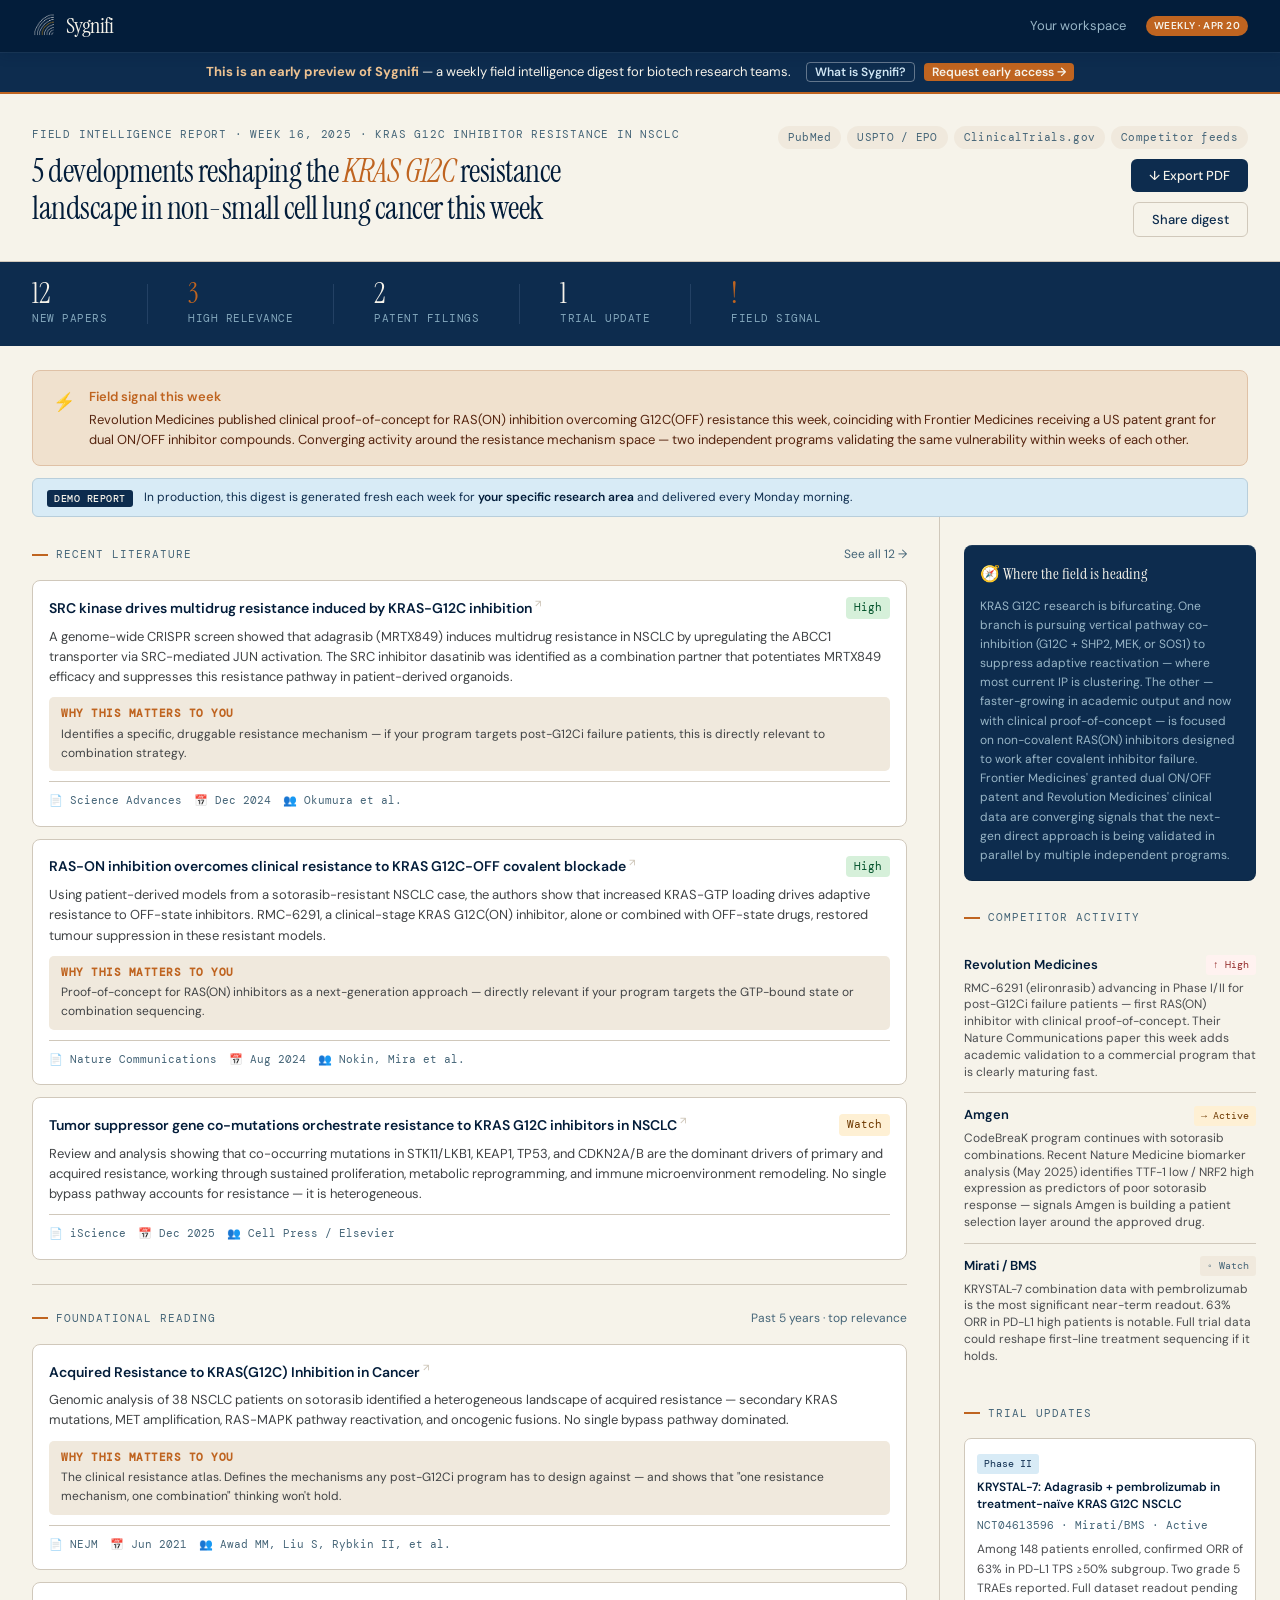
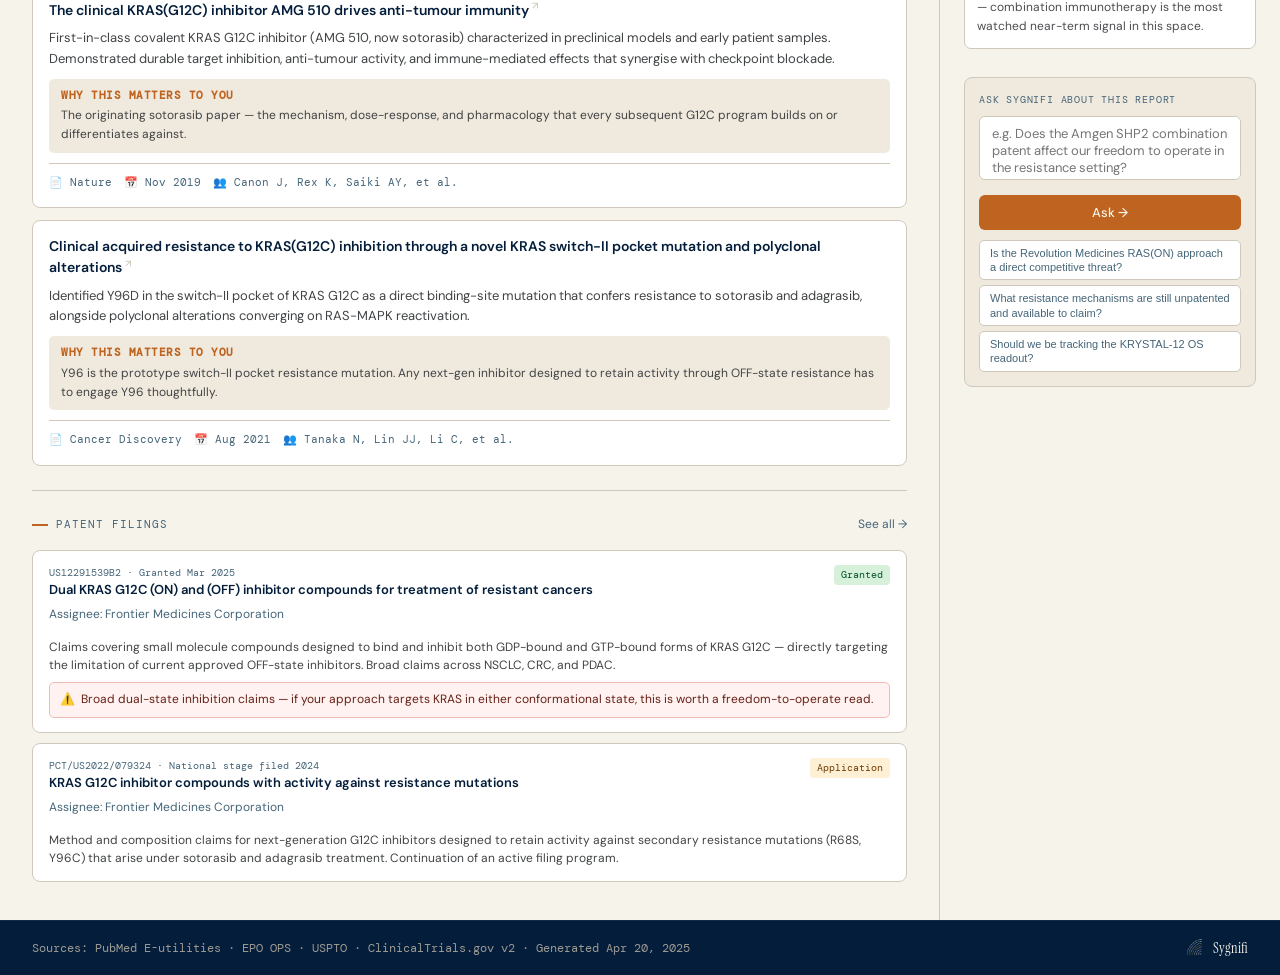
<file: field-intelligence-mock.html>
<!DOCTYPE html>
<html lang="en">
<head>
<meta charset="UTF-8">
<meta name="viewport" content="width=device-width, initial-scale=1.0">
<title>Sygnifi — Field Intelligence Report</title>
<link href="https://fonts.googleapis.com/css2?family=Instrument+Serif:ital@0;1&family=DM+Sans:wght@300;400;500;600&family=DM+Mono:wght@400;500&display=swap" rel="stylesheet">
<style>
  :root {
    --ink:          oklch(0.29 0.072 253);
    --ink-deep:     oklch(0.23 0.065 253);
    --paper:        oklch(0.963 0.012 88);
    --paper-dark:   oklch(0.936 0.018 84);
    --accent:       oklch(0.60 0.140 52);
    --accent-light: oklch(0.916 0.030 72);
    --muted:        oklch(0.49 0.048 234);
    --border:       oklch(0.836 0.020 82);
    --placeholder:  oklch(0.77 0.012 80);
    --green:        oklch(0.38 0.10 155);
    --green-light:  oklch(0.93 0.04 150);
    --amber:        oklch(0.40 0.10 62);
    --amber-light:  oklch(0.96 0.04 85);
    --blue:         oklch(0.29 0.072 253);
    --blue-light:   oklch(0.93 0.025 234);
    --ease-out:     cubic-bezier(0.25, 0, 0, 1);
  }

  * { margin: 0; padding: 0; box-sizing: border-box; }

  html { color-scheme: light; }

  body {
    background: var(--paper);
    color: var(--ink);
    font-family: 'DM Sans', sans-serif;
    font-size: 14px;
    line-height: 1.6;
    min-height: 100vh;
  }

  :focus-visible {
    outline: 2px solid var(--accent);
    outline-offset: 3px;
    border-radius: 3px;
  }

  /* TOP BAR */
  .topbar {
    background: var(--ink-deep);
    color: var(--paper);
    padding: 0 32px;
    display: flex;
    align-items: center;
    justify-content: space-between;
    height: 52px;
    position: sticky;
    top: 0;
    z-index: 100;
    box-shadow: 0 1px 0 oklch(1 0 0 / 0.05), 0 2px 12px oklch(0.23 0.065 253 / 0.22);
  }

  .logo {
    font-family: 'Instrument Serif', serif;
    font-size: 22px;
    letter-spacing: -0.5px;
    display: flex;
    align-items: center;
    gap: 8px;
    color: var(--paper);
    text-decoration: none;
  }

  .logo img { height: 26px; display: block; }

  .logo-dot {
    width: 7px;
    height: 7px;
    background: var(--accent);
    border-radius: 50%;
    display: inline-block;
    animation: dot-glow 3s ease-in-out infinite;
  }

  .topbar-right {
    display: flex;
    align-items: center;
    gap: 20px;
    font-size: 13px;
    color: oklch(0.76 0.04 234);
  }

  .badge-live {
    background: var(--accent);
    color: var(--paper);
    font-size: 10px;
    font-weight: 600;
    padding: 2px 8px;
    border-radius: 20px;
    letter-spacing: 0.5px;
    text-transform: uppercase;
    animation: badge-pulse 2.8s ease-in-out infinite;
  }

  /* VALIDATION BANNER */
  .validation-banner {
    background: var(--ink);
    color: var(--paper);
    padding: 10px 32px;
    text-align: center;
    font-size: 13px;
    line-height: 1.5;
    border-bottom: 2px solid var(--accent);
  }

  .validation-banner strong { color: oklch(0.84 0.08 70); }

  .validation-banner em {
    font-style: normal;
    background: var(--accent);
    color: var(--paper);
    padding: 1px 8px;
    border-radius: 4px;
    font-size: 12px;
    font-weight: 600;
    margin-left: 6px;
    cursor: pointer;
    transition: opacity 0.15s var(--ease-out), background 0.15s var(--ease-out);
  }

  .validation-banner em:hover { opacity: 0.85; }

  .validation-banner em:first-of-type {
    background: transparent;
    border: 1px solid oklch(1 0 0 / 0.35);
    color: oklch(0.91 0.03 234);
  }

  .validation-banner em:first-of-type:hover {
    background: oklch(1 0 0 / 0.10);
    opacity: 1;
  }

  /* REPORT HEADER */
  .report-header {
    border-bottom: 1px solid var(--border);
    padding: 32px 32px 24px;
    display: flex;
    justify-content: space-between;
    align-items: flex-start;
    gap: 24px;
    animation: fadeUp 0.5s var(--ease-out) both;
  }

  .report-meta {
    font-family: 'DM Mono', monospace;
    font-size: 11px;
    color: var(--muted);
    text-transform: uppercase;
    letter-spacing: 0.8px;
    margin-bottom: 10px;
  }

  .report-title {
    font-family: 'Instrument Serif', serif;
    font-size: 32px;
    line-height: 1.15;
    letter-spacing: -0.5px;
    max-width: 560px;
    color: var(--ink-deep);
  }

  .report-title em { color: var(--accent); font-style: italic; }

  .report-actions {
    display: flex;
    flex-direction: column;
    align-items: flex-end;
    gap: 10px;
    flex-shrink: 0;
  }

  .btn {
    padding: 8px 18px;
    border-radius: 6px;
    font-size: 13px;
    font-weight: 500;
    cursor: pointer;
    border: none;
    font-family: 'DM Sans', sans-serif;
    transition: opacity 0.15s var(--ease-out), transform 0.15s var(--ease-out), box-shadow 0.15s var(--ease-out), background 0.15s var(--ease-out);
  }

  .btn:hover { opacity: 0.9; transform: translateY(-1px); }

  .btn-primary { background: var(--ink); color: var(--paper); }
  .btn-primary:hover { box-shadow: 0 4px 14px oklch(0.23 0.065 253 / 0.28); }

  .btn-secondary { background: transparent; border: 1px solid var(--border); color: var(--ink); }
  .btn-secondary:hover { background: var(--paper-dark); }

  .coverage-tags {
    display: flex;
    gap: 6px;
    flex-wrap: wrap;
    justify-content: flex-end;
  }

  .tag {
    font-size: 11px;
    padding: 3px 10px;
    border-radius: 20px;
    font-family: 'DM Mono', monospace;
    letter-spacing: 0.3px;
  }

  .tag-sources { background: var(--paper-dark); color: var(--muted); }

  /* SUMMARY STRIP */
  .summary-strip {
    background: var(--ink);
    color: var(--paper);
    padding: 18px 32px;
    display: flex;
    gap: 40px;
    animation: fadeUp 0.5s 0.1s var(--ease-out) both;
  }

  .summary-item { display: flex; flex-direction: column; gap: 2px; }

  .summary-num {
    font-family: 'Instrument Serif', serif;
    font-size: 28px;
    line-height: 1;
    color: var(--paper);
  }

  .summary-num span { color: var(--accent); }

  .summary-label {
    font-size: 11px;
    color: oklch(0.71 0.05 234);
    font-family: 'DM Mono', monospace;
    text-transform: uppercase;
    letter-spacing: 0.5px;
  }

  .summary-divider {
    width: 1px;
    background: oklch(0.37 0.07 253);
    margin: 4px 0;
  }

  /* SIGNAL BANNER — full border, no side stripe */
  .signal-banner {
    margin: 24px 32px 0;
    background: var(--accent-light);
    border: 1px solid oklch(0.83 0.05 65);
    border-radius: 8px;
    padding: 16px 20px;
    display: flex;
    gap: 14px;
    align-items: flex-start;
    animation: fadeUp 0.5s 0.15s var(--ease-out) both;
  }

  .signal-icon { font-size: 18px; flex-shrink: 0; margin-top: 1px; }

  .signal-text strong {
    display: block;
    font-size: 13px;
    font-weight: 600;
    color: var(--accent);
    margin-bottom: 3px;
  }

  .signal-text p { font-size: 13px; color: oklch(0.33 0.08 42); line-height: 1.5; }

  /* DEMO NOTICE */
  .demo-notice {
    margin: 12px 32px 0;
    background: var(--blue-light);
    border: 1px solid oklch(0.84 0.03 234);
    border-radius: 6px;
    padding: 9px 14px;
    font-size: 12px;
    color: var(--ink);
    line-height: 1.5;
  }

  .demo-notice strong { color: var(--ink-deep); font-weight: 600; }

  .demo-tag {
    display: inline-block;
    font-family: 'DM Mono', monospace;
    font-size: 10px;
    font-weight: 500;
    text-transform: uppercase;
    letter-spacing: 0.5px;
    background: var(--ink);
    color: var(--paper);
    padding: 1px 7px;
    border-radius: 3px;
    margin-right: 8px;
    vertical-align: middle;
  }

  /* MAIN GRID */
  .main-grid {
    display: grid;
    grid-template-columns: 1fr 340px;
    gap: 0;
  }

  .main-col { padding: 28px 32px; border-right: 1px solid var(--border); }
  .side-col { padding: 28px 24px; }

  /* SECTION HEADERS */
  .section-header {
    display: flex;
    align-items: center;
    justify-content: space-between;
    margin-bottom: 16px;
  }

  .section-title {
    font-family: 'DM Mono', monospace;
    font-size: 11px;
    text-transform: uppercase;
    letter-spacing: 1px;
    color: var(--muted);
    display: flex;
    align-items: center;
    gap: 8px;
  }

  .section-title::before {
    content: '';
    display: inline-block;
    width: 16px;
    height: 2px;
    background: var(--accent);
  }

  .see-all { font-size: 12px; color: var(--muted); cursor: pointer; transition: color 0.15s var(--ease-out); }
  .see-all:hover { color: var(--accent); }

  /* PAPER CARDS */
  .paper-card {
    border: 1px solid var(--border);
    border-radius: 8px;
    padding: 16px;
    margin-bottom: 12px;
    background: oklch(1 0 0);
    transition: box-shadow 0.25s var(--ease-out), transform 0.25s var(--ease-out), border-color 0.25s var(--ease-out);
    animation: fadeUp 0.5s var(--ease-out) both;
  }

  .paper-card:hover {
    box-shadow: 0 2px 4px oklch(0.29 0.072 253 / 0.04), 0 8px 24px oklch(0.29 0.072 253 / 0.10);
    transform: translateY(-2px);
    border-color: oklch(0.76 0.018 80);
  }

  .paper-card:nth-child(1) { animation-delay: 0.15s; }
  .paper-card:nth-child(2) { animation-delay: 0.25s; }
  .paper-card:nth-child(3) { animation-delay: 0.35s; }

  .paper-top {
    display: flex;
    justify-content: space-between;
    align-items: flex-start;
    gap: 12px;
    margin-bottom: 8px;
  }

  .paper-title { font-size: 14px; font-weight: 600; line-height: 1.4; flex: 1; color: var(--ink-deep); }

  .paper-title a { color: inherit; text-decoration: none; transition: color 0.15s var(--ease-out); }
  .paper-title a:hover { color: var(--accent); }
  .paper-title a::after {
    content: ' ↗';
    font-size: 10px;
    font-weight: 500;
    color: var(--border);
    vertical-align: super;
    transition: color 0.15s var(--ease-out);
  }
  .paper-title a:hover::after { color: var(--accent); }

  .relevance-badge {
    font-size: 11px;
    font-family: 'DM Mono', monospace;
    padding: 2px 8px;
    border-radius: 4px;
    flex-shrink: 0;
  }

  .rel-high  { background: var(--green-light); color: var(--green); }
  .rel-med   { background: var(--amber-light); color: var(--amber); }
  .rel-watch { background: var(--blue-light);  color: var(--blue);  }

  .paper-summary { font-size: 13px; color: oklch(0.38 0.005 250); line-height: 1.55; margin-bottom: 10px; }

  .paper-footer {
    display: flex;
    gap: 12px;
    align-items: center;
    font-size: 11px;
    color: var(--muted);
    font-family: 'DM Mono', monospace;
    border-top: 1px solid var(--border);
    padding-top: 10px;
    margin-top: 10px;
  }

  /* WHY MATTERS — background tint only, no side stripe */
  .why-matters {
    background: var(--paper-dark);
    border-radius: 5px;
    padding: 8px 12px;
    font-size: 12px;
    color: oklch(0.38 0.005 250);
    margin-top: 8px;
    margin-bottom: 10px;
    transition: background 0.2s var(--ease-out);
  }

  .paper-card:hover .why-matters { background: oklch(0.91 0.018 84); }

  .why-matters strong {
    color: var(--accent);
    font-size: 11px;
    font-family: 'DM Mono', monospace;
    text-transform: uppercase;
    letter-spacing: 0.5px;
    display: block;
    margin-bottom: 2px;
  }

  /* PATENT CARDS */
  .patent-card {
    border: 1px solid var(--border);
    border-radius: 8px;
    padding: 14px 16px;
    margin-bottom: 10px;
    background: oklch(1 0 0);
    animation: fadeUp 0.5s var(--ease-out) both;
    transition: box-shadow 0.25s var(--ease-out), transform 0.25s var(--ease-out), border-color 0.25s var(--ease-out);
  }

  .patent-card:hover {
    box-shadow: 0 2px 4px oklch(0.29 0.072 253 / 0.04), 0 6px 18px oklch(0.29 0.072 253 / 0.09);
    transform: translateY(-2px);
    border-color: oklch(0.76 0.018 80);
  }

  .patent-card:nth-child(1) { animation-delay: 0.25s; }
  .patent-card:nth-child(2) { animation-delay: 0.35s; }

  .patent-top {
    display: flex;
    justify-content: space-between;
    align-items: flex-start;
    gap: 10px;
    margin-bottom: 6px;
  }

  .patent-id     { font-family: 'DM Mono', monospace; font-size: 10px; color: var(--muted); }
  .patent-status { font-size: 10px; font-family: 'DM Mono', monospace; padding: 2px 7px; border-radius: 4px; }
  .status-filed   { background: var(--amber-light); color: var(--amber); }
  .status-granted { background: var(--green-light); color: var(--green); }

  .patent-title    { font-size: 13px; font-weight: 600; margin-bottom: 6px; line-height: 1.4; color: var(--ink-deep); }
  .patent-assignee { font-size: 12px; color: var(--muted); margin-bottom: 8px; }
  .patent-summary  { font-size: 12px; color: oklch(0.38 0.005 250); line-height: 1.5; }

  .conflict-flag {
    margin-top: 8px;
    background: oklch(0.97 0.015 25);
    border: 1px solid oklch(0.84 0.06 25);
    border-radius: 5px;
    padding: 7px 10px;
    font-size: 12px;
    color: oklch(0.35 0.10 30);
    display: flex;
    gap: 6px;
    align-items: flex-start;
  }

  /* SIDEBAR */
  .side-section { margin-bottom: 28px; animation: fadeUp 0.4s 0.3s var(--ease-out) both; }

  /* FIELD PULSE */
  .field-pulse {
    background: var(--ink);
    color: var(--paper);
    border-radius: 8px;
    padding: 16px;
    margin-bottom: 28px;
    box-shadow: inset 0 1px 0 oklch(1 0 0 / 0.07), inset 0 -1px 0 oklch(0 0 0 / 0.15);
    transition: box-shadow 0.25s var(--ease-out);
  }

  .field-pulse:hover {
    box-shadow: inset 0 1px 0 oklch(1 0 0 / 0.10), inset 0 -1px 0 oklch(0 0 0 / 0.15), 0 4px 16px oklch(0.23 0.065 253 / 0.20);
  }

  .pulse-title {
    font-family: 'Instrument Serif', serif;
    font-size: 16px;
    margin-bottom: 10px;
    display: flex;
    align-items: center;
    gap: 8px;
    color: var(--paper);
  }

  .pulse-body { font-size: 12px; color: oklch(0.76 0.04 234); line-height: 1.6; }
  .pulse-body strong { color: var(--paper); }

  /* COMPETITOR — name color change on hover instead of side stripe */
  .competitor-item {
    padding: 12px 0;
    border-bottom: 1px solid var(--border);
    display: flex;
    flex-direction: column;
    gap: 4px;
  }

  .competitor-item:last-child { border-bottom: none; }
  .competitor-item:hover .comp-name { color: var(--accent); }

  .comp-header { display: flex; justify-content: space-between; align-items: center; }
  .comp-name   { font-weight: 600; font-size: 13px; color: var(--ink-deep); transition: color 0.15s var(--ease-out); }

  .comp-activity {
    font-size: 10px;
    font-family: 'DM Mono', monospace;
    padding: 2px 7px;
    border-radius: 3px;
  }

  .activity-high { background: oklch(0.97 0.015 25); color: oklch(0.45 0.14 25); }
  .activity-med  { background: var(--amber-light); color: var(--amber); }
  .activity-low  { background: var(--paper-dark);  color: var(--muted); }
  .comp-detail   { font-size: 12px; color: oklch(0.42 0.005 250); line-height: 1.4; }

  /* TRIALS */
  .trial-item {
    padding: 12px;
    border: 1px solid var(--border);
    border-radius: 7px;
    margin-bottom: 8px;
    background: oklch(1 0 0);
    transition: box-shadow 0.25s var(--ease-out), transform 0.25s var(--ease-out), border-color 0.25s var(--ease-out);
  }

  .trial-item:hover {
    box-shadow: 0 2px 4px oklch(0.29 0.072 253 / 0.04), 0 6px 16px oklch(0.29 0.072 253 / 0.08);
    transform: translateY(-2px);
    border-color: oklch(0.76 0.018 80);
  }

  .trial-phase {
    font-family: 'DM Mono', monospace;
    font-size: 10px;
    color: var(--blue);
    background: var(--blue-light);
    padding: 2px 7px;
    border-radius: 3px;
    display: inline-block;
    margin-bottom: 5px;
  }

  .trial-title  { font-size: 12px; font-weight: 600; margin-bottom: 4px; line-height: 1.4; color: var(--ink-deep); }
  .trial-meta   { font-size: 11px; color: var(--muted); font-family: 'DM Mono', monospace; }
  .trial-detail { margin-top: 6px; font-size: 12px; color: oklch(0.42 0.005 250); }

  /* ASK BOX */
  .ask-box {
    background: var(--paper-dark);
    border: 1px solid var(--border);
    border-radius: 8px;
    padding: 14px;
  }

  .ask-label {
    font-family: 'DM Mono', monospace;
    font-size: 10px;
    text-transform: uppercase;
    letter-spacing: 0.8px;
    color: var(--muted);
    margin-bottom: 8px;
  }

  .ask-input {
    width: 100%;
    background: oklch(1 0 0);
    border: 1px solid var(--border);
    border-radius: 6px;
    padding: 8px 12px;
    font-size: 13px;
    font-family: 'DM Sans', sans-serif;
    color: var(--ink);
    outline: none;
    resize: none;
    height: 64px;
    transition: border-color 0.15s var(--ease-out), box-shadow 0.15s var(--ease-out);
  }

  .ask-input:focus {
    border-color: var(--accent);
    box-shadow: 0 0 0 3px oklch(0.60 0.140 52 / 0.12);
  }

  .ask-btn {
    margin-top: 8px;
    width: 100%;
    background: var(--accent);
    color: var(--paper);
    border: none;
    border-radius: 6px;
    padding: 9px;
    font-size: 13px;
    font-weight: 500;
    font-family: 'DM Sans', sans-serif;
    cursor: pointer;
    transition: opacity 0.15s var(--ease-out);
  }

  .ask-btn:hover:not(:disabled) { opacity: 0.88; }
  .ask-btn:disabled { opacity: 0.6; cursor: not-allowed; }

  .ask-suggestions {
    margin-top: 10px;
    display: flex;
    flex-direction: column;
    gap: 5px;
  }

  .suggestion-chip {
    font-size: 11px;
    color: var(--muted);
    background: oklch(1 0 0);
    border: 1px solid var(--border);
    border-radius: 5px;
    padding: 5px 10px;
    cursor: pointer;
    transition: border-color 0.15s var(--ease-out), color 0.15s var(--ease-out), background 0.15s var(--ease-out);
    line-height: 1.3;
    text-align: left;
  }

  .suggestion-chip:hover { border-color: var(--accent); color: var(--accent); background: var(--accent-light); }

  /* ASK RESPONSE */
  .ask-response {
    margin-top: 10px;
    background: oklch(1 0 0);
    border: 1px solid var(--border);
    border-radius: 6px;
    padding: 10px 12px;
    font-size: 12px;
    color: oklch(0.28 0.005 250);
    line-height: 1.6;
    display: none;
    animation: fadeUp 0.3s var(--ease-out) both;
  }

  .ask-response.visible { display: block; }

  .ask-response-label {
    font-family: 'DM Mono', monospace;
    font-size: 10px;
    color: var(--accent);
    text-transform: uppercase;
    letter-spacing: 0.5px;
    margin-bottom: 6px;
    font-weight: 500;
  }

  .ask-spinner {
    display: inline-block;
    width: 12px;
    height: 12px;
    border: 2px solid var(--border);
    border-top-color: var(--accent);
    border-radius: 50%;
    animation: spin 0.7s linear infinite;
    vertical-align: middle;
    margin-right: 6px;
  }

  /* MODAL */
  .modal-overlay {
    position: fixed;
    inset: 0;
    background: oklch(0.23 0.065 253 / 0.60);
    backdrop-filter: blur(3px);
    z-index: 200;
    display: flex;
    align-items: center;
    justify-content: center;
    opacity: 0;
    pointer-events: none;
    transition: opacity 0.2s var(--ease-out);
  }

  .modal-overlay.open { opacity: 1; pointer-events: all; }

  .modal {
    background: var(--paper);
    border-radius: 12px;
    padding: 28px;
    max-width: 440px;
    width: 90%;
    box-shadow: 0 20px 60px oklch(0.23 0.065 253 / 0.25);
    transform: translateY(20px) scale(0.98);
    transition: transform 0.3s var(--ease-out), opacity 0.2s var(--ease-out);
  }

  .modal-overlay.open .modal { transform: translateY(0) scale(1); }

  .modal-icon  { font-size: 28px; margin-bottom: 12px; }

  .modal-title {
    font-family: 'Instrument Serif', serif;
    font-size: 22px;
    color: var(--ink-deep);
    margin-bottom: 8px;
    letter-spacing: -0.3px;
  }

  .modal-body {
    font-size: 13px;
    color: oklch(0.42 0.005 250);
    line-height: 1.6;
    margin-bottom: 20px;
  }

  .modal-body strong { color: var(--ink-deep); }

  /* MODAL EXAMPLE — full border, no side stripe */
  .modal-example {
    background: var(--paper-dark);
    border: 1px solid var(--border);
    border-radius: 4px;
    padding: 10px 14px;
    font-size: 12px;
    font-family: 'DM Mono', monospace;
    color: oklch(0.42 0.005 250);
    margin: 12px 0;
    line-height: 1.5;
  }

  .modal-close {
    background: var(--ink);
    color: var(--paper);
    border: none;
    border-radius: 6px;
    padding: 10px 20px;
    font-size: 13px;
    font-weight: 500;
    font-family: 'DM Sans', sans-serif;
    cursor: pointer;
    width: 100%;
    transition: opacity 0.15s var(--ease-out);
  }

  .modal-close:hover { opacity: 0.85; }

  .modal-close-secondary {
    background: transparent;
    border: 1px solid var(--border);
    color: var(--ink);
    margin-top: 8px;
  }

  .modal-close-secondary:hover { opacity: 1; background: var(--paper-dark); }

  .signup-success .modal-close { margin-top: 18px; }

  /* FOOTER */
  .report-footer {
    border-top: 1px solid oklch(1 0 0 / 0.06);
    background: var(--ink-deep);
    padding: 16px 32px;
    display: flex;
    justify-content: space-between;
    align-items: center;
    font-size: 12px;
    color: oklch(0.69 0.01 88);
    font-family: 'DM Mono', monospace;
  }

  .footer-brand {
    font-family: 'Instrument Serif', serif;
    font-size: 14px;
    color: var(--paper);
    display: flex;
    align-items: center;
    gap: 8px;
  }

  .footer-brand img { height: 20px; display: block; opacity: 0.7; }

  .section-divider { border: none; border-top: 1px solid var(--border); margin: 24px 0; }

  /* SIGNUP FORM (in modal) */
  .signup-field { margin-bottom: 12px; }

  .signup-label {
    display: block;
    font-family: 'DM Mono', monospace;
    font-size: 10px;
    text-transform: uppercase;
    letter-spacing: 0.7px;
    color: var(--muted);
    margin-bottom: 5px;
  }

  .field-optional {
    color: var(--border);
    font-family: 'DM Sans', sans-serif;
    text-transform: none;
    letter-spacing: 0;
  }

  .signup-input {
    width: 100%;
    background: oklch(1 0 0);
    border: 1px solid var(--border);
    border-radius: 6px;
    padding: 9px 12px;
    font-size: 13px;
    font-family: 'DM Sans', sans-serif;
    color: var(--ink);
    outline: none;
    transition: border-color 0.15s var(--ease-out), box-shadow 0.15s var(--ease-out);
  }

  .signup-input:focus {
    border-color: var(--accent);
    box-shadow: 0 0 0 3px oklch(0.60 0.140 52 / 0.12);
  }

  .signup-submit {
    width: 100%;
    background: var(--accent);
    color: var(--paper);
    border: none;
    border-radius: 6px;
    padding: 10px;
    font-size: 13px;
    font-weight: 500;
    font-family: 'DM Sans', sans-serif;
    cursor: pointer;
    margin-top: 4px;
    transition: opacity 0.15s var(--ease-out);
  }

  .signup-submit:hover:not(:disabled) { opacity: 0.88; }
  .signup-submit:disabled { opacity: 0.6; cursor: not-allowed; }

  .signup-success { text-align: center; padding: 12px 0 4px; }
  .signup-success-icon { font-size: 32px; margin-bottom: 10px; }

  .signup-success h3 {
    font-family: 'Instrument Serif', serif;
    font-size: 20px;
    color: var(--ink-deep);
    margin-bottom: 6px;
  }

  .signup-success p { font-size: 13px; color: oklch(0.42 0.005 250); line-height: 1.5; }

  @keyframes fadeUp {
    from { opacity: 0; transform: translateY(10px); }
    to   { opacity: 1; transform: translateY(0); }
  }

  @keyframes spin { to { transform: rotate(360deg); } }

  @keyframes badge-pulse {
    0%, 100% { opacity: 1; }
    50%       { opacity: 0.7; }
  }

  @keyframes dot-glow {
    0%, 100% { box-shadow: 0 0 0 0 oklch(0.60 0.140 52 / 0); }
    50%       { box-shadow: 0 0 0 3px oklch(0.60 0.140 52 / 0.28); }
  }

  ::-webkit-scrollbar { width: 6px; }
  ::-webkit-scrollbar-track { background: var(--paper); }
  ::-webkit-scrollbar-thumb { background: var(--border); border-radius: 3px; }

  @media (max-width: 768px) {
    .topbar { padding: 0 16px; }
    .validation-banner { padding: 10px 16px; }

    .validation-banner em {
      display: block;
      margin-left: 0;
      margin-top: 6px;
      width: fit-content;
    }

    .report-header {
      flex-direction: column;
      padding: 20px 16px 16px;
      gap: 16px;
    }

    .report-title { font-size: 24px; }

    .report-actions {
      align-items: flex-start;
      flex-direction: row;
      flex-wrap: wrap;
      gap: 8px;
    }

    .coverage-tags { justify-content: flex-start; }

    .summary-strip {
      padding: 14px 16px;
      display: grid;
      grid-template-columns: 1fr 1fr;
      gap: 16px;
    }

    .summary-divider { display: none; }
    .summary-num { font-size: 22px; }
    .signal-banner { margin: 16px 16px 0; }
    .demo-notice   { margin: 10px 16px 0; }

    .main-grid { display: block; }

    .main-col {
      padding: 20px 16px;
      border-right: none;
      border-bottom: 1px solid var(--border);
    }

    .side-col { padding: 20px 16px; }
    .field-pulse { margin-bottom: 20px; }

    .report-footer {
      flex-direction: column;
      gap: 8px;
      padding: 14px 16px;
      text-align: center;
    }
  }

  @media (prefers-reduced-motion: reduce) {
    *,
    *::before,
    *::after {
      animation-duration: 0.01ms !important;
      transition-duration: 0.01ms !important;
    }
  }
</style>
</head>
<body>

<!-- MODALS -->
<div class="modal-overlay" id="modal-export">
  <div class="modal">
    <div class="modal-icon">📄</div>
    <div class="modal-title">PDF export coming in V1</div>
    <div class="modal-body">
      Each weekly digest will be exportable as a clean, formatted PDF — ready to share with your team or attach to board updates.<br><br>
      <strong>Planned for V1 launch.</strong> If this is important to you, let us know — it helps us prioritize.
    </div>
    <button class="modal-close" onclick="closeModal('modal-export')">Got it →</button>
  </div>
</div>

<div class="modal-overlay" id="modal-signup">
  <div class="modal">
    <div id="signup-form-view">
      <div class="modal-icon">🔬</div>
      <div class="modal-title">Get early access</div>
      <div class="modal-body">
        Sygnifi is in early development. Leave your details and we'll reach out when it's ready — and ask you a few questions to make sure it fits your workflow.
      </div>
      <form id="signup-form" action="https://formspree.io/f/mrerrkqk" method="POST" onsubmit="handleSignup(event)">
        <div class="signup-field">
          <label class="signup-label" for="signup-name">Your name</label>
          <input class="signup-input" id="signup-name" name="name" type="text" placeholder="Jane Smith" required />
        </div>
        <div class="signup-field">
          <label class="signup-label" for="signup-email">Work email</label>
          <input class="signup-input" id="signup-email" name="email" type="email" placeholder="jane@yourlabs.com" required />
        </div>
        <div class="signup-field">
          <label class="signup-label" for="signup-org">Organization</label>
          <input class="signup-input" id="signup-org" name="organization" type="text" placeholder="Research institute or company" />
        </div>
        <div class="signup-field">
          <label class="signup-label" for="signup-research">What are you working on? <span class="field-optional">(optional)</span></label>
          <input class="signup-input" id="signup-research" name="research_area" type="text" placeholder="e.g. KRAS G12C inhibitor resistance in NSCLC" />
        </div>
        <button class="signup-submit" type="submit" id="signup-btn">Request access →</button>
      </form>
    </div>
    <div id="signup-success-view" class="signup-success" style="display:none">
      <div class="signup-success-icon">✓</div>
      <h3>You're on the list</h3>
      <p>We'll be in touch soon. In the meantime, feel free to explore the report and try the Ask Sygnifi box below.</p>
      <button class="modal-close" onclick="closeModal('modal-signup')">Back to report →</button>
    </div>
  </div>
</div>

<div class="modal-overlay" id="modal-share">
  <div class="modal">
    <div class="modal-icon">📬</div>
    <div class="modal-title">Digest sharing coming in V1</div>
    <div class="modal-body">
      Share your weekly digest with colleagues via a private link or forwarded email — no account required for recipients.<br><br>
      <strong>Planned for V1 launch.</strong> Team collaboration features follow in Pro tier.
    </div>
    <button class="modal-close" onclick="closeModal('modal-share')">Got it →</button>
  </div>
</div>

<div class="modal-overlay" id="modal-what">
  <div class="modal">
    <div class="modal-icon">🧭</div>
    <div class="modal-title">Your team shouldn't need a dedicated analyst to know what's happening in their field</div>
    <div class="modal-body">
      <p style="margin-bottom:12px">Operations and science leads at early-stage biotechs spend hours each week manually tracking papers, patents, and competitor moves. Or worse, they don't track them at all. Important signals get missed. Decisions get made on stale context.</p>
      <p style="margin-bottom:12px">Sygnifi monitors PubMed, patent databases, clinical trial registries, and competitor signals automatically, then delivers a weekly digest contextualized to your specific research area. An AI layer lets you ask questions directly about what's surfaced, so you can focus on what actually matters: the science.</p>
      <p>This is an early demo. If something you'd want isn't here yet, we'd love to hear about it. We're building in the open and want the people using it to shape what gets built first.</p>
    </div>
    <button class="modal-close" onclick="closeModal('modal-what'); openModal('modal-signup')">Request early access →</button>
    <button class="modal-close modal-close-secondary" onclick="closeModal('modal-what')">Back to report</button>
  </div>
</div>

<!-- TOP BAR -->
<div class="topbar">
  <a href="index.html" class="logo">
    <img src="logo.png" alt="Sygnifi">
    Sygnifi
  </a>
  <div class="topbar-right">
    <span>Your workspace</span>
    <span class="badge-live">Weekly · Apr 20</span>
  </div>
</div>

<!-- VALIDATION BANNER -->
<div class="validation-banner">
  <strong>This is an early preview of Sygnifi</strong> — a weekly field intelligence digest for biotech research teams. &nbsp;
  <em onclick="openModal('modal-what')">What is Sygnifi?</em>
  <em onclick="openModal('modal-signup')">Request early access →</em>
</div>

<!-- REPORT HEADER -->
<div class="report-header">
  <div>
    <div class="report-meta">Field Intelligence Report · Week 16, 2025 · KRAS G12C Inhibitor Resistance in NSCLC</div>
    <div class="report-title">
      5 developments reshaping the <em>KRAS G12C</em> resistance landscape in non-small cell lung cancer this week
    </div>
  </div>
  <div class="report-actions">
    <div class="coverage-tags">
      <span class="tag tag-sources">PubMed</span>
      <span class="tag tag-sources">USPTO / EPO</span>
      <span class="tag tag-sources">ClinicalTrials.gov</span>
      <span class="tag tag-sources">Competitor feeds</span>
    </div>
    <button class="btn btn-primary" onclick="openModal('modal-export')">↓ Export PDF</button>
    <button class="btn btn-secondary" onclick="openModal('modal-share')">Share digest</button>
  </div>
</div>

<!-- SUMMARY STRIP -->
<div class="summary-strip">
  <div class="summary-item">
    <div class="summary-num">12</div>
    <div class="summary-label">New papers</div>
  </div>
  <div class="summary-divider"></div>
  <div class="summary-item">
    <div class="summary-num"><span>3</span></div>
    <div class="summary-label">High relevance</div>
  </div>
  <div class="summary-divider"></div>
  <div class="summary-item">
    <div class="summary-num">2</div>
    <div class="summary-label">Patent filings</div>
  </div>
  <div class="summary-divider"></div>
  <div class="summary-item">
    <div class="summary-num">1</div>
    <div class="summary-label">Trial update</div>
  </div>
  <div class="summary-divider"></div>
  <div class="summary-item">
    <div class="summary-num"><span>!</span></div>
    <div class="summary-label">Field signal</div>
  </div>
</div>

<!-- SIGNAL BANNER -->
<div class="signal-banner">
  <div class="signal-icon">⚡</div>
  <div class="signal-text">
    <strong>Field signal this week</strong>
    <p>Revolution Medicines published clinical proof-of-concept for RAS(ON) inhibition overcoming G12C(OFF) resistance this week, coinciding with Frontier Medicines receiving a US patent grant for dual ON/OFF inhibitor compounds. Converging activity around the resistance mechanism space — two independent programs validating the same vulnerability within weeks of each other.</p>
  </div>
</div>

<!-- DEMO NOTICE -->
<div class="demo-notice">
  <span class="demo-tag">Demo report</span>
  In production, this digest is generated fresh each week for <strong>your specific research area</strong> and delivered every Monday morning.
</div>

<!-- MAIN GRID -->
<div class="main-grid">

  <div class="main-col">

    <div class="section-header">
      <div class="section-title">Recent Literature</div>
      <a class="see-all">See all 12 →</a>
    </div>

    <div class="paper-card">
      <div class="paper-top">
        <div class="paper-title"><a href="https://www.science.org/doi/10.1126/sciadv.adq4274" target="_blank" rel="noopener">SRC kinase drives multidrug resistance induced by KRAS-G12C inhibition</a></div>
        <span class="relevance-badge rel-high">High</span>
      </div>
      <div class="paper-summary">
        A genome-wide CRISPR screen showed that adagrasib (MRTX849) induces multidrug resistance in NSCLC by upregulating the ABCC1 transporter via SRC-mediated JUN activation. The SRC inhibitor dasatinib was identified as a combination partner that potentiates MRTX849 efficacy and suppresses this resistance pathway in patient-derived organoids.
      </div>
      <div class="why-matters">
        <strong>Why this matters to you</strong>
        Identifies a specific, druggable resistance mechanism — if your program targets post-G12Ci failure patients, this is directly relevant to combination strategy.
      </div>
      <div class="paper-footer">
        <span>📄 Science Advances</span>
        <span>📅 Dec 2024</span>
        <span>👥 Okumura et al.</span>
      </div>
    </div>

    <div class="paper-card">
      <div class="paper-top">
        <div class="paper-title"><a href="https://www.nature.com/articles/s41467-024-51828-2" target="_blank" rel="noopener">RAS-ON inhibition overcomes clinical resistance to KRAS G12C-OFF covalent blockade</a></div>
        <span class="relevance-badge rel-high">High</span>
      </div>
      <div class="paper-summary">
        Using patient-derived models from a sotorasib-resistant NSCLC case, the authors show that increased KRAS-GTP loading drives adaptive resistance to OFF-state inhibitors. RMC-6291, a clinical-stage KRAS G12C(ON) inhibitor, alone or combined with OFF-state drugs, restored tumour suppression in these resistant models.
      </div>
      <div class="why-matters">
        <strong>Why this matters to you</strong>
        Proof-of-concept for RAS(ON) inhibitors as a next-generation approach — directly relevant if your program targets the GTP-bound state or combination sequencing.
      </div>
      <div class="paper-footer">
        <span>📄 Nature Communications</span>
        <span>📅 Aug 2024</span>
        <span>👥 Nokin, Mira et al.</span>
      </div>
    </div>

    <div class="paper-card">
      <div class="paper-top">
        <div class="paper-title"><a href="https://www.cell.com/iscience/fulltext/S2589-0042(25)02690-2" target="_blank" rel="noopener">Tumor suppressor gene co-mutations orchestrate resistance to KRAS G12C inhibitors in NSCLC</a></div>
        <span class="relevance-badge rel-med">Watch</span>
      </div>
      <div class="paper-summary">
        Review and analysis showing that co-occurring mutations in STK11/LKB1, KEAP1, TP53, and CDKN2A/B are the dominant drivers of primary and acquired resistance, working through sustained proliferation, metabolic reprogramming, and immune microenvironment remodeling. No single bypass pathway accounts for resistance — it is heterogeneous.
      </div>
      <div class="paper-footer">
        <span>📄 iScience</span>
        <span>📅 Dec 2025</span>
        <span>👥 Cell Press / Elsevier</span>
      </div>
    </div>

    <hr class="section-divider">

    <div class="section-header">
      <div class="section-title">Foundational reading</div>
      <span class="see-all" style="cursor:default">Past 5 years · top relevance</span>
    </div>

    <div class="paper-card">
      <div class="paper-top">
        <div class="paper-title"><a href="https://doi.org/10.1056/NEJMoa2105281" target="_blank" rel="noopener">Acquired Resistance to KRAS(G12C) Inhibition in Cancer</a></div>
      </div>
      <div class="paper-summary">
        Genomic analysis of 38 NSCLC patients on sotorasib identified a heterogeneous landscape of acquired resistance — secondary KRAS mutations, MET amplification, RAS-MAPK pathway reactivation, and oncogenic fusions. No single bypass pathway dominated.
      </div>
      <div class="why-matters">
        <strong>Why this matters to you</strong>
        The clinical resistance atlas. Defines the mechanisms any post-G12Ci program has to design against — and shows that "one resistance mechanism, one combination" thinking won't hold.
      </div>
      <div class="paper-footer">
        <span>📄 NEJM</span>
        <span>📅 Jun 2021</span>
        <span>👥 Awad MM, Liu S, Rybkin II, et al.</span>
      </div>
    </div>

    <div class="paper-card">
      <div class="paper-top">
        <div class="paper-title"><a href="https://doi.org/10.1038/s41586-019-1694-1" target="_blank" rel="noopener">The clinical KRAS(G12C) inhibitor AMG 510 drives anti-tumour immunity</a></div>
      </div>
      <div class="paper-summary">
        First-in-class covalent KRAS G12C inhibitor (AMG 510, now sotorasib) characterized in preclinical models and early patient samples. Demonstrated durable target inhibition, anti-tumour activity, and immune-mediated effects that synergise with checkpoint blockade.
      </div>
      <div class="why-matters">
        <strong>Why this matters to you</strong>
        The originating sotorasib paper — the mechanism, dose-response, and pharmacology that every subsequent G12C program builds on or differentiates against.
      </div>
      <div class="paper-footer">
        <span>📄 Nature</span>
        <span>📅 Nov 2019</span>
        <span>👥 Canon J, Rex K, Saiki AY, et al.</span>
      </div>
    </div>

    <div class="paper-card">
      <div class="paper-top">
        <div class="paper-title"><a href="https://doi.org/10.1158/2159-8290.CD-21-0365" target="_blank" rel="noopener">Clinical acquired resistance to KRAS(G12C) inhibition through a novel KRAS switch-II pocket mutation and polyclonal alterations</a></div>
      </div>
      <div class="paper-summary">
        Identified Y96D in the switch-II pocket of KRAS G12C as a direct binding-site mutation that confers resistance to sotorasib and adagrasib, alongside polyclonal alterations converging on RAS-MAPK reactivation.
      </div>
      <div class="why-matters">
        <strong>Why this matters to you</strong>
        Y96 is the prototype switch-II pocket resistance mutation. Any next-gen inhibitor designed to retain activity through OFF-state resistance has to engage Y96 thoughtfully.
      </div>
      <div class="paper-footer">
        <span>📄 Cancer Discovery</span>
        <span>📅 Aug 2021</span>
        <span>👥 Tanaka N, Lin JJ, Li C, et al.</span>
      </div>
    </div>

    <hr class="section-divider">

    <div class="section-header">
      <div class="section-title">Patent Filings</div>
      <a class="see-all">See all →</a>
    </div>

    <div class="patent-card">
      <div class="patent-top">
        <div>
          <div class="patent-id">US12291539B2 · Granted Mar 2025</div>
          <div class="patent-title">Dual KRAS G12C (ON) and (OFF) inhibitor compounds for treatment of resistant cancers</div>
          <div class="patent-assignee">Assignee: Frontier Medicines Corporation</div>
        </div>
        <span class="patent-status status-granted">Granted</span>
      </div>
      <div class="patent-summary">
        Claims covering small molecule compounds designed to bind and inhibit both GDP-bound and GTP-bound forms of KRAS G12C — directly targeting the limitation of current approved OFF-state inhibitors. Broad claims across NSCLC, CRC, and PDAC.
      </div>
      <div class="conflict-flag">
        ⚠️ <span>Broad dual-state inhibition claims — if your approach targets KRAS in either conformational state, this is worth a freedom-to-operate read.</span>
      </div>
    </div>

    <div class="patent-card">
      <div class="patent-top">
        <div>
          <div class="patent-id">PCT/US2022/079324 · National stage filed 2024</div>
          <div class="patent-title">KRAS G12C inhibitor compounds with activity against resistance mutations</div>
          <div class="patent-assignee">Assignee: Frontier Medicines Corporation</div>
        </div>
        <span class="patent-status status-filed">Application</span>
      </div>
      <div class="patent-summary">
        Method and composition claims for next-generation G12C inhibitors designed to retain activity against secondary resistance mutations (R68S, Y96C) that arise under sotorasib and adagrasib treatment. Continuation of an active filing program.
      </div>
    </div>

  </div>

  <!-- SIDEBAR -->
  <div class="side-col">

    <div class="field-pulse side-section">
      <div class="pulse-title">🧭 Where the field is heading</div>
      <div class="pulse-body">
        KRAS G12C research is bifurcating. One branch is pursuing vertical pathway co-inhibition (G12C + SHP2, MEK, or SOS1) to suppress adaptive reactivation — where most current IP is clustering. The other — faster-growing in academic output and now with clinical proof-of-concept — is focused on non-covalent RAS(ON) inhibitors designed to work after covalent inhibitor failure. Frontier Medicines' granted dual ON/OFF patent and Revolution Medicines' clinical data are converging signals that the next-gen direct approach is being validated in parallel by multiple independent programs.
      </div>
    </div>

    <div class="side-section">
      <div class="section-header">
        <div class="section-title">Competitor Activity</div>
      </div>
      <div class="competitor-item">
        <div class="comp-header">
          <div class="comp-name">Revolution Medicines</div>
          <span class="comp-activity activity-high">↑ High</span>
        </div>
        <div class="comp-detail">RMC-6291 (elironrasib) advancing in Phase I/II for post-G12Ci failure patients — first RAS(ON) inhibitor with clinical proof-of-concept. Their Nature Communications paper this week adds academic validation to a commercial program that is clearly maturing fast.</div>
      </div>
      <div class="competitor-item">
        <div class="comp-header">
          <div class="comp-name">Amgen</div>
          <span class="comp-activity activity-med">→ Active</span>
        </div>
        <div class="comp-detail">CodeBreaK program continues with sotorasib combinations. Recent Nature Medicine biomarker analysis (May 2025) identifies TTF-1 low / NRF2 high expression as predictors of poor sotorasib response — signals Amgen is building a patient selection layer around the approved drug.</div>
      </div>
      <div class="competitor-item">
        <div class="comp-header">
          <div class="comp-name">Mirati / BMS</div>
          <span class="comp-activity activity-low">◦ Watch</span>
        </div>
        <div class="comp-detail">KRYSTAL-7 combination data with pembrolizumab is the most significant near-term readout. 63% ORR in PD-L1 high patients is notable. Full trial data could reshape first-line treatment sequencing if it holds.</div>
      </div>
    </div>

    <div class="side-section">
      <div class="section-header">
        <div class="section-title">Trial Updates</div>
      </div>
      <div class="trial-item">
        <span class="trial-phase">Phase II</span>
        <div class="trial-title">KRYSTAL-7: Adagrasib + pembrolizumab in treatment-naïve KRAS G12C NSCLC</div>
        <div class="trial-meta">NCT04613596 · Mirati/BMS · Active</div>
        <div class="trial-detail">Among 148 patients enrolled, confirmed ORR of 63% in PD-L1 TPS ≥50% subgroup. Two grade 5 TRAEs reported. Full dataset readout pending — combination immunotherapy is the most watched near-term signal in this space.</div>
      </div>
    </div>

    <!-- ASK SYGNIFI -->
    <div class="ask-box">
      <div class="ask-label">Ask Sygnifi about this report</div>
      <textarea class="ask-input" id="ask-input" placeholder="e.g. Does the Amgen SHP2 combination patent affect our freedom to operate in the resistance setting?"></textarea>
      <button class="ask-btn" id="ask-btn" onclick="submitQuestion()">Ask →</button>
      <div class="ask-suggestions">
        <button class="suggestion-chip" onclick="fillSuggestion(this)">Is the Revolution Medicines RAS(ON) approach a direct competitive threat?</button>
        <button class="suggestion-chip" onclick="fillSuggestion(this)">What resistance mechanisms are still unpatented and available to claim?</button>
        <button class="suggestion-chip" onclick="fillSuggestion(this)">Should we be tracking the KRYSTAL-12 OS readout?</button>
      </div>
      <div class="ask-response" id="ask-response">
        <div class="ask-response-label">Sygnifi analysis</div>
        <div id="ask-response-text"></div>
      </div>
    </div>

  </div>
</div>

<!-- FOOTER -->
<div class="report-footer">
  <div>Sources: PubMed E-utilities · EPO OPS · USPTO · ClinicalTrials.gov v2 · Generated Apr 20, 2025</div>
  <div class="footer-brand">
    <img src="logo.png" alt="Sygnifi">
    Sygnifi
  </div>
</div>

<script>
  // ── Signup form ────────────────────────────────────────────────
  async function handleSignup(e) {
    e.preventDefault();
    const btn = document.getElementById('signup-btn');
    btn.disabled = true;
    btn.textContent = 'Sending…';

    try {
      const form = document.getElementById('signup-form');
      const data = new FormData(form);
      const res = await fetch(form.action, {
        method: 'POST',
        body: data,
        headers: { 'Accept': 'application/json' }
      });

      if (res.ok) {
        document.getElementById('signup-form-view').style.display = 'none';
        document.getElementById('signup-success-view').style.display = 'block';
      } else {
        btn.disabled = false;
        btn.textContent = 'Try again';
        alert('Something went wrong. Please try again.');
      }
    } catch {
      btn.disabled = false;
      btn.textContent = 'Try again';
      alert('Something went wrong. Please try again.');
    }
  }

  // ── Modal helpers ──────────────────────────────────────────────
  function openModal(id) {
    document.getElementById(id).classList.add('open');
  }

  function closeModal(id) {
    document.getElementById(id).classList.remove('open');
  }

  document.querySelectorAll('.modal-overlay').forEach(overlay => {
    overlay.addEventListener('click', e => {
      if (e.target === overlay) overlay.classList.remove('open');
    });
  });

  // ── Suggestion chips ───────────────────────────────────────────
  function fillSuggestion(el) {
    document.getElementById('ask-input').value = el.textContent.trim();
    document.getElementById('ask-input').focus();
  }

  // ── Report context sent to Claude ─────────────────────────────
  const REPORT_CONTEXT = `You are Sygnifi, a field intelligence assistant for early-stage cancer research teams.
You are answering questions about a specific weekly report. Here is the full content of this week's report:

BEHAVIOUR: You are a helpful field intelligence assistant. Answer genuine science questions openly and helpfully. For questions completely unrelated to science, research, or biotech, respond briefly and redirect to the report. If asked about features not visible in this demo, respond warmly: "This is an early demo — that functionality is on the roadmap. If it matters to you, mention it when you request access and it'll help shape what gets built first." Never refuse science questions.

RESEARCH AREA: KRAS G12C Inhibitor Resistance in NSCLC

FIELD SIGNAL: Revolution Medicines published clinical proof-of-concept for RAS(ON) inhibition overcoming G12C(OFF) resistance this week, coinciding with Frontier Medicines receiving a US patent grant for dual ON/OFF inhibitor compounds. Converging activity around the resistance mechanism space — two independent programs validating the same vulnerability within weeks of each other.

PAPERS THIS WEEK:
1. "SRC kinase drives multidrug resistance induced by KRAS-G12C inhibition" — Science Advances, Dec 2024. Okumura et al. Genome-wide CRISPR screen showing adagrasib (MRTX849) induces multidrug resistance via ABCC1 transporter upregulation through SRC-mediated JUN activation. SRC inhibitor dasatinib potentiates MRTX849 in patient-derived organoids. DOI: 10.1126/sciadv.adq4274. Relevance: HIGH.

2. "RAS-ON inhibition overcomes clinical resistance to KRAS G12C-OFF covalent blockade" — Nature Communications, Aug 2024. Nokin, Mira et al. Patient-derived models from sotorasib-resistant NSCLC show increased KRAS-GTP loading drives adaptive resistance to OFF-state inhibitors. RMC-6291 (clinical-stage KRAS G12C(ON) inhibitor), alone or combined with OFF-state drugs, restored tumour suppression in resistant models. Relevance: HIGH.

3. "Tumor suppressor gene co-mutations orchestrate resistance to KRAS G12C inhibitors in NSCLC" — iScience, Dec 2025. Cell Press / Elsevier. Co-occurring mutations in STK11/LKB1, KEAP1, TP53, and CDKN2A/B are the dominant drivers of primary and acquired resistance via sustained proliferation, metabolic reprogramming, and immune microenvironment remodeling. Resistance is heterogeneous — no single bypass pathway dominates. Relevance: WATCH.

PATENTS THIS WEEK:
1. US12291539B2 — Frontier Medicines Corporation, granted Mar 2025. Dual KRAS G12C (ON) and (OFF) inhibitor compounds. Small molecules binding both GDP-bound and GTP-bound KRAS G12C. Broad claims across NSCLC, CRC, and PDAC. CONFLICT FLAG: broad dual-state inhibition claims — if your approach targets KRAS in either conformational state, this is worth a freedom-to-operate read.

2. PCT/US2022/079324 — Frontier Medicines Corporation, national stage filed 2024. Next-generation G12C inhibitors retaining activity against secondary resistance mutations R68S and Y96C arising under sotorasib and adagrasib treatment. Continuation of an active filing program.

CLINICAL TRIALS:
- NCT04613596: KRYSTAL-7, adagrasib + pembrolizumab, Phase II, treatment-naïve KRAS G12C NSCLC. Mirati/BMS. 148 patients enrolled, confirmed ORR 63% in PD-L1 TPS ≥50% subgroup. Two grade 5 TRAEs. Full readout pending.

COMPETITOR ACTIVITY:
- Revolution Medicines: HIGH activity. RMC-6291 (elironrasib) advancing in Phase I/II for post-G12Ci failure patients — first RAS(ON) inhibitor with clinical proof-of-concept. Nature Communications paper adds academic validation to a maturing commercial program.
- Amgen: ACTIVE. CodeBreaK program continues with sotorasib combinations. Recent Nature Medicine biomarker analysis (May 2025) identifies TTF-1 low / NRF2 high as predictors of poor sotorasib response — patient selection layer being built around the approved drug.
- Mirati/BMS: WATCH. KRYSTAL-7 combination data with pembrolizumab is the most significant near-term readout. 63% ORR in PD-L1 high patients is notable — full trial data could reshape first-line treatment sequencing.

FIELD DIRECTION: KRAS G12C research bifurcating — vertical pathway co-inhibition (G12C + SHP2/MEK/SOS1) vs non-covalent RAS(ON) inhibitors for the post-resistance setting. Frontier Medicines' granted dual ON/OFF patent and Revolution Medicines' clinical data are converging signals that next-gen direct inhibition is being validated by multiple independent programs simultaneously.

Answer questions concisely and analytically. Be specific, cite the relevant papers/patents/signals from this report. Keep responses to 3–5 sentences unless the question requires more depth. You are speaking to a scientist or COO at an early-stage biotech company.`;

  // ── Claude API call (via proxy) ────────────────────────────────
  const PROXY_URL = 'https://sygnifi-proxy.andrewmcc.workers.dev';

  async function submitQuestion() {
    const input = document.getElementById('ask-input');
    const btn = document.getElementById('ask-btn');
    const responseBox = document.getElementById('ask-response');
    const responseText = document.getElementById('ask-response-text');

    const question = input.value.trim();
    if (!question) return;

    btn.disabled = true;
    btn.textContent = 'Thinking…';
    responseText.innerHTML = '<span class="ask-spinner"></span> Analyzing report…';
    responseBox.classList.add('visible');

    try {
      const res = await fetch(PROXY_URL, {
        method: 'POST',
        headers: { 'Content-Type': 'application/json' },
        body: JSON.stringify({
          model: 'claude-haiku-4-5-20251001',
          max_tokens: 400,
          system: REPORT_CONTEXT,
          messages: [{ role: 'user', content: question }]
        })
      });

      if (!res.ok) throw new Error(`API error: ${res.status}`);

      const data = await res.json();
      const answer = data.content?.[0]?.text || 'No response received.';
      responseText.textContent = answer;

    } catch (err) {
      responseText.innerHTML = '<em style="color:oklch(0.45 0.14 25)">Something went wrong. Please try again.</em>';
      console.error(err);
    } finally {
      btn.disabled = false;
      btn.textContent = 'Ask →';
    }
  }

  // Allow Enter (without shift) to submit
  document.getElementById('ask-input').addEventListener('keydown', e => {
    if (e.key === 'Enter' && !e.shiftKey) {
      e.preventDefault();
      submitQuestion();
    }
  });
</script>

</body>
</html>
</file>
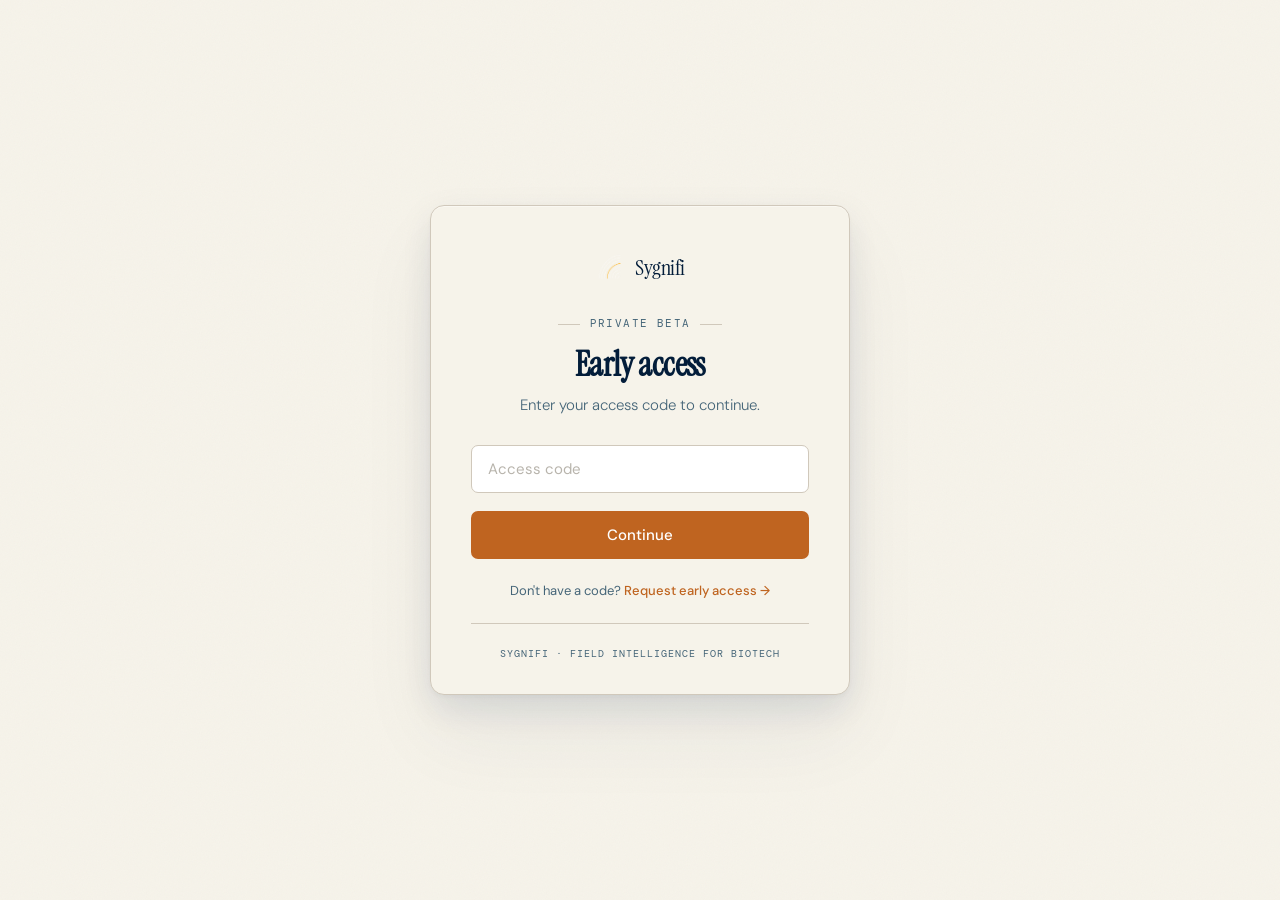
<file: onboarding.html>
<!DOCTYPE html>
<html lang="en">
<head>
<meta charset="UTF-8">
<meta name="viewport" content="width=device-width, initial-scale=1.0">
<title>Sygnifi — Onboarding</title>
<link rel="icon" type="image/png" href="logo.png">
<link href="https://fonts.googleapis.com/css2?family=Instrument+Serif:ital@0;1&family=DM+Sans:wght@300;400;500;600&family=DM+Mono:wght@400;500&display=swap" rel="stylesheet">
<style>
  :root {
    --ink:          oklch(0.29 0.072 253);
    --ink-deep:     oklch(0.23 0.065 253);
    --paper:        oklch(0.963 0.012 88);
    --paper-dark:   oklch(0.936 0.018 84);
    --accent:       oklch(0.60 0.140 52);
    --accent-light: oklch(0.916 0.030 72);
    --muted:        oklch(0.49 0.048 234);
    --border:       oklch(0.836 0.020 82);
    --placeholder:  oklch(0.77 0.012 80);
    --error:        oklch(0.55 0.15 25);
    --ease-out:     cubic-bezier(0.25, 0, 0, 1);
  }

  *, *::before, *::after { margin: 0; padding: 0; box-sizing: border-box; }

  html { color-scheme: light; }

  body {
    background: var(--paper);
    color: var(--ink);
    font-family: 'DM Sans', sans-serif;
    font-size: 16px;
    line-height: 1.6;
    min-height: 100vh;
    -webkit-font-smoothing: antialiased;
    position: relative;
    overflow-x: hidden;
  }

  body::before {
    content: '';
    position: fixed;
    inset: 0;
    background-image: url("data:image/svg+xml,%3Csvg xmlns='http://www.w3.org/2000/svg' width='400' height='400'%3E%3Cfilter id='n'%3E%3CfeTurbulence type='fractalNoise' baseFrequency='0.78' numOctaves='4' stitchTiles='stitch'/%3E%3C/filter%3E%3Crect width='400' height='400' filter='url(%23n)'/%3E%3C/svg%3E");
    opacity: 0.03;
    pointer-events: none;
    z-index: 0;
  }

  :focus-visible {
    outline: 2px solid var(--accent);
    outline-offset: 3px;
    border-radius: 4px;
  }

  /* TOP BAR */
  .topbar {
    background: var(--ink-deep);
    color: var(--paper);
    padding: 0 32px;
    display: flex;
    align-items: center;
    justify-content: space-between;
    height: 56px;
    position: sticky;
    top: 0;
    z-index: 100;
    box-shadow: 0 1px 0 oklch(1 0 0 / 0.05), 0 2px 12px oklch(0.23 0.065 253 / 0.22);
  }

  .topbar .logo {
    display: flex;
    align-items: center;
    gap: 10px;
    text-decoration: none;
    flex-shrink: 0;
  }

  .topbar .logo img { height: 28px; display: block; }

  .topbar .wordmark {
    font-family: 'Instrument Serif', serif;
    font-size: 20px;
    color: var(--paper);
    letter-spacing: -0.3px;
  }

  /* PROGRESS BAR */
  .progress {
    display: flex;
    align-items: center;
    gap: 14px;
    min-width: 220px;
  }

  .progress-label {
    font-family: 'DM Mono', monospace;
    font-size: 11px;
    color: oklch(0.76 0.04 234);
    text-transform: uppercase;
    letter-spacing: 1px;
    white-space: nowrap;
  }

  .progress-track {
    flex: 1;
    height: 3px;
    background: oklch(1 0 0 / 0.10);
    border-radius: 999px;
    overflow: hidden;
    min-width: 120px;
  }

  .progress-fill {
    height: 100%;
    background: var(--accent);
    border-radius: 999px;
    width: 20%;
    transition: width 0.5s var(--ease-out);
  }

  /* MAIN WIZARD */
  .wizard {
    position: relative;
    z-index: 1;
    max-width: 640px;
    margin: 0 auto;
    padding: 72px 32px 24px;
  }

  .wizard-privacy {
    position: relative;
    z-index: 1;
    max-width: 560px;
    margin: 0 auto;
    padding: 24px 32px 56px;
    text-align: center;
    font-size: 12px;
    color: var(--muted);
    line-height: 1.55;
    border-top: 1px solid var(--border);
    margin-top: 16px;
    font-style: italic;
  }

  .wizard-privacy::before {
    content: '🔒 ';
    font-style: normal;
    margin-right: 2px;
  }

  .step { animation: fadeUp 0.45s var(--ease-out) both; }
  .step[hidden] { display: none; }

  .step-num {
    font-family: 'DM Mono', monospace;
    font-size: 11px;
    text-transform: uppercase;
    letter-spacing: 1.4px;
    color: var(--accent);
    margin-bottom: 18px;
    display: flex;
    align-items: center;
    gap: 10px;
  }

  .step-num::before {
    content: '';
    display: block;
    width: 22px;
    height: 1px;
    background: var(--accent);
  }

  .step-heading {
    font-family: 'Instrument Serif', serif;
    font-size: clamp(32px, 5vw, 44px);
    line-height: 1.08;
    letter-spacing: -0.8px;
    color: var(--ink-deep);
    margin-bottom: 14px;
  }

  .step-sub {
    font-size: 17px;
    color: var(--muted);
    line-height: 1.6;
    margin-bottom: 36px;
    font-weight: 300;
    max-width: 520px;
  }

  /* TEXTAREA */
  .textarea {
    width: 100%;
    background: oklch(1 0 0);
    border: 1px solid var(--border);
    border-radius: 9px;
    padding: 16px 18px;
    font-size: 15px;
    font-family: 'DM Sans', sans-serif;
    color: var(--ink);
    outline: none;
    line-height: 1.55;
    resize: vertical;
    min-height: 64px;
    transition: border-color 0.15s var(--ease-out), box-shadow 0.15s var(--ease-out);
    -webkit-appearance: none;
  }

  .textarea:focus {
    border-color: var(--accent);
    box-shadow: 0 0 0 3px oklch(0.60 0.140 52 / 0.12);
  }

  .textarea::placeholder { color: var(--placeholder); }

  .helper {
    font-family: 'DM Mono', monospace;
    font-size: 11px;
    color: var(--muted);
    margin-top: 10px;
    letter-spacing: 0.4px;
  }

  .helper.warn { color: var(--error); }

  /* OPTION CARDS — single select */
  .option-list {
    display: flex;
    flex-direction: column;
    gap: 10px;
  }

  .option-card {
    background: oklch(1 0 0);
    border: 1px solid var(--border);
    border-radius: 9px;
    padding: 16px 20px;
    cursor: pointer;
    display: flex;
    align-items: center;
    gap: 16px;
    transition: border-color 0.15s var(--ease-out), background 0.15s var(--ease-out), transform 0.15s var(--ease-out), box-shadow 0.15s var(--ease-out);
    font-family: 'DM Sans', sans-serif;
    text-align: left;
    width: 100%;
  }

  .option-card:hover {
    border-color: oklch(0.74 0.04 70);
    transform: translateY(-1px);
    box-shadow: 0 4px 14px oklch(0.29 0.072 253 / 0.06);
  }

  .option-card.selected {
    border-color: var(--accent);
    background: var(--accent-light);
    box-shadow: 0 0 0 1px var(--accent) inset, 0 6px 18px oklch(0.60 0.140 52 / 0.10);
  }

  .option-check {
    width: 20px;
    height: 20px;
    border-radius: 5px;
    border: 1.5px solid var(--border);
    flex-shrink: 0;
    position: relative;
    transition: border-color 0.15s var(--ease-out), background 0.15s var(--ease-out);
  }

  .option-card.selected .option-check {
    border-color: var(--accent);
    background: var(--accent);
  }

  .option-card.selected .option-check::after {
    content: '';
    position: absolute;
    top: 50%;
    left: 50%;
    width: 5px;
    height: 10px;
    border-right: 2px solid white;
    border-bottom: 2px solid white;
    transform: translate(-50%, -60%) rotate(45deg);
  }

  .option-text { flex: 1; }

  .option-title {
    font-size: 15px;
    font-weight: 500;
    color: var(--ink-deep);
    line-height: 1.4;
  }

  .option-desc {
    font-size: 13px;
    color: var(--muted);
    margin-top: 2px;
    line-height: 1.45;
  }

  /* MULTI-SELECT PILLS */
  .pill-grid {
    display: flex;
    flex-wrap: wrap;
    gap: 10px;
  }

  .pill {
    background: oklch(1 0 0);
    border: 1px solid var(--border);
    border-radius: 999px;
    padding: 10px 18px;
    cursor: pointer;
    font-size: 14px;
    font-family: 'DM Sans', sans-serif;
    color: var(--ink-deep);
    display: inline-flex;
    align-items: center;
    gap: 8px;
    transition: border-color 0.15s var(--ease-out), background 0.15s var(--ease-out), color 0.15s var(--ease-out), transform 0.15s var(--ease-out);
  }

  .pill::before {
    content: '+';
    color: var(--muted);
    font-weight: 400;
    transition: color 0.15s var(--ease-out), transform 0.2s var(--ease-out);
  }

  .pill:hover {
    border-color: oklch(0.74 0.04 70);
    transform: translateY(-1px);
  }

  .pill.selected {
    background: var(--accent);
    border-color: var(--accent);
    color: white;
  }

  .pill.selected::before {
    content: '✓';
    color: white;
    transform: rotate(0deg);
  }

  /* NAV ROW */
  .nav-row {
    margin-top: 40px;
    display: flex;
    align-items: center;
    justify-content: space-between;
    gap: 16px;
  }

  .btn-back {
    background: transparent;
    border: none;
    color: var(--muted);
    font-family: 'DM Sans', sans-serif;
    font-size: 14px;
    cursor: pointer;
    padding: 8px 4px;
    display: inline-flex;
    align-items: center;
    gap: 6px;
    transition: color 0.15s var(--ease-out);
  }

  .btn-back:hover { color: var(--ink-deep); }
  .btn-back.invisible { visibility: hidden; }

  .btn-skip {
    background: transparent;
    border: none;
    color: var(--muted);
    font-family: 'DM Sans', sans-serif;
    font-size: 13px;
    cursor: pointer;
    padding: 8px 4px;
    text-decoration: underline;
    text-underline-offset: 3px;
    text-decoration-color: var(--border);
    transition: color 0.15s var(--ease-out), text-decoration-color 0.15s var(--ease-out);
  }

  .btn-skip:hover {
    color: var(--ink-deep);
    text-decoration-color: var(--ink-deep);
  }

  .nav-right {
    display: flex;
    align-items: center;
    gap: 20px;
  }

  .btn-continue {
    background: var(--accent);
    color: white;
    border: none;
    border-radius: 8px;
    padding: 13px 26px;
    font-size: 15px;
    font-weight: 500;
    font-family: 'DM Sans', sans-serif;
    cursor: pointer;
    transition: opacity 0.15s var(--ease-out), transform 0.15s var(--ease-out), box-shadow 0.2s var(--ease-out);
  }

  .btn-continue.big {
    padding: 15px 30px;
    font-size: 15.5px;
    border-radius: 9px;
  }

  .btn-continue:hover:not(:disabled) {
    opacity: 0.92;
    transform: translateY(-1px);
    box-shadow: 0 10px 28px oklch(0.60 0.140 52 / 0.30);
  }

  .btn-continue:disabled {
    opacity: 0.45;
    cursor: not-allowed;
  }

  /* LOADING STEP */
  .loading-step {
    min-height: calc(100vh - 56px);
    display: flex;
    flex-direction: column;
    align-items: center;
    justify-content: center;
    padding: 40px 24px 80px;
    text-align: center;
    animation: fadeUp 0.5s var(--ease-out) both;
  }

  .radar {
    position: relative;
    width: 140px;
    height: 140px;
    margin-bottom: 44px;
    flex-shrink: 0;
  }

  .radar-ring {
    position: absolute;
    inset: 0;
    border: 1.5px solid var(--accent);
    border-radius: 50%;
    opacity: 0;
    animation: ping 3s var(--ease-out) infinite;
  }

  .radar-ring:nth-child(2) { animation-delay: 1s; }
  .radar-ring:nth-child(3) { animation-delay: 2s; }

  .radar-center {
    position: absolute;
    top: 50%;
    left: 50%;
    width: 12px;
    height: 12px;
    background: var(--accent);
    border-radius: 50%;
    transform: translate(-50%, -50%);
    box-shadow: 0 0 0 5px oklch(0.60 0.140 52 / 0.22);
    animation: dot-pulse 2.4s ease-in-out infinite;
  }

  .loading-kicker {
    font-family: 'DM Mono', monospace;
    font-size: 11px;
    text-transform: uppercase;
    letter-spacing: 1.6px;
    color: var(--accent);
    margin-bottom: 18px;
  }

  .loading-heading {
    font-family: 'Instrument Serif', serif;
    font-size: clamp(28px, 4vw, 36px);
    line-height: 1.15;
    letter-spacing: -0.5px;
    color: var(--ink-deep);
    max-width: 520px;
    margin-bottom: 18px;
  }

  .loading-message-wrap {
    position: relative;
    width: 100%;
    max-width: 460px;
    min-height: 48px;
    display: flex;
    align-items: center;
    justify-content: center;
  }

  .loading-message {
    position: absolute;
    top: 0;
    left: 0;
    right: 0;
    font-size: 15px;
    color: var(--muted);
    line-height: 1.5;
    font-weight: 300;
    text-align: center;
    opacity: 0;
    transition: opacity 0.5s var(--ease-out);
    will-change: opacity;
  }

  .loading-message.active { opacity: 1; }

  .loading-progress {
    margin-top: 40px;
    width: min(360px, 80%);
    height: 2px;
    background: var(--border);
    border-radius: 999px;
    overflow: hidden;
    position: relative;
  }

  .loading-progress::after {
    content: '';
    position: absolute;
    top: 0;
    left: -40%;
    width: 40%;
    height: 100%;
    background: linear-gradient(90deg, transparent, var(--accent), transparent);
    animation: slide 1.8s var(--ease-out) infinite;
  }

  .loading-error {
    margin-top: 32px;
    background: oklch(0.97 0.015 25);
    border: 1px solid oklch(0.84 0.06 25);
    border-radius: 8px;
    padding: 14px 18px;
    font-size: 13px;
    color: oklch(0.35 0.10 30);
    line-height: 1.5;
    max-width: 460px;
    display: none;
  }

  .loading-error.visible { display: block; }

  .loading-error .retry-btn {
    background: var(--ink);
    color: var(--paper);
    border: none;
    border-radius: 6px;
    padding: 8px 16px;
    font-size: 13px;
    font-weight: 500;
    font-family: 'DM Sans', sans-serif;
    cursor: pointer;
    margin-top: 10px;
    transition: opacity 0.15s var(--ease-out);
  }

  .loading-error .retry-btn:hover { opacity: 0.85; }

  @keyframes fadeUp {
    from { opacity: 0; transform: translateY(14px); }
    to   { opacity: 1; transform: translateY(0); }
  }

  @keyframes ping {
    0%   { transform: scale(0.25); opacity: 0.9; }
    100% { transform: scale(1);    opacity: 0;   }
  }

  @keyframes dot-pulse {
    0%, 100% { box-shadow: 0 0 0 5px oklch(0.60 0.140 52 / 0.22); }
    50%      { box-shadow: 0 0 0 9px oklch(0.60 0.140 52 / 0.10); }
  }

  @keyframes slide {
    0%   { left: -40%; }
    100% { left: 100%; }
  }

  @media (max-width: 640px) {
    .topbar { padding: 0 18px; }
    .progress { min-width: 0; }
    .progress-track { min-width: 80px; }
    .wizard { padding: 48px 22px 64px; }
    .step-heading { font-size: 28px; letter-spacing: -0.5px; }
    .step-sub { font-size: 15px; margin-bottom: 28px; }
    .nav-row { flex-wrap: wrap; }
    .nav-right { width: 100%; justify-content: flex-end; }
    .btn-continue { flex: 1; text-align: center; }
  }

  @media (max-width: 420px) {
    .progress-label { display: none; }
  }

  @media (prefers-reduced-motion: reduce) {
    *, *::before, *::after {
      animation-duration: 0.01ms !important;
      transition-duration: 0.01ms !important;
    }
    .radar-ring { display: none; }
  }
</style>
</head>
<body>

<div class="topbar">
  <a class="logo" href="index.html">
    <img src="logo.png" alt="Sygnifi">
    <span class="wordmark">Sygnifi</span>
  </a>
  <div class="progress" id="progress-wrap">
    <span class="progress-label" id="progress-label">Step 1 of 5</span>
    <div class="progress-track"><div class="progress-fill" id="progress-fill"></div></div>
  </div>
</div>

<main class="wizard">

  <!-- STEP 1 — Research focus -->
  <section class="step" id="step-1" data-step="1">
    <div class="step-num">01 · Your research</div>
    <h1 class="step-heading">What are you working on?</h1>
    <p class="step-sub">Describe your research in plain language. The more specific you are, the better your report will be.</p>
    <textarea
      id="input-focus"
      class="textarea"
      rows="4"
      placeholder="e.g. We're developing a next-generation KRAS G12C inhibitor designed to retain activity against secondary resistance mutations (R68S, Y96C) in non-small cell lung cancer..."
    ></textarea>
    <div class="helper" id="helper-focus">A couple of sentences is plenty.</div>
    <div class="nav-row">
      <button class="btn-back invisible" type="button">← Back</button>
      <div class="nav-right">
        <button class="btn-continue" id="next-1" type="button" disabled>Continue →</button>
      </div>
    </div>
  </section>

  <!-- STEP 2 — Research stage(s) -->
  <section class="step" id="step-2" data-step="2" hidden>
    <div class="step-num">02 · Where you are</div>
    <h1 class="step-heading">Where are you right now?</h1>
    <p class="step-sub">Select everything that applies — many teams are in more than one stage at once.</p>
    <div class="option-list" id="stage-list" role="group" aria-label="Research stage">
      <button class="option-card" type="button" data-value="pre-discovery" role="checkbox" aria-checked="false">
        <span class="option-check"></span>
        <span class="option-text">
          <span class="option-title">Pre-discovery</span>
          <span class="option-desc">Exploring the landscape</span>
        </span>
      </button>
      <button class="option-card" type="button" data-value="active-discovery" role="checkbox" aria-checked="false">
        <span class="option-check"></span>
        <span class="option-text">
          <span class="option-title">Active discovery</span>
          <span class="option-desc">Experiments underway</span>
        </span>
      </button>
      <button class="option-card" type="button" data-value="pre-filing" role="checkbox" aria-checked="false">
        <span class="option-check"></span>
        <span class="option-text">
          <span class="option-title">Pre-filing</span>
          <span class="option-desc">Approaching patent or publication</span>
        </span>
      </button>
      <button class="option-card" type="button" data-value="pre-fundraise" role="checkbox" aria-checked="false">
        <span class="option-check"></span>
        <span class="option-text">
          <span class="option-title">Pre-fundraise</span>
          <span class="option-desc">Preparing to raise</span>
        </span>
      </button>
    </div>
    <div class="nav-row">
      <button class="btn-back" type="button" data-back>← Back</button>
      <div class="nav-right">
        <button class="btn-continue" id="next-2" type="button" disabled>Continue →</button>
      </div>
    </div>
  </section>

  <!-- STEP 3 — Competitors -->
  <section class="step" id="step-3" data-step="3" hidden>
    <div class="step-num">03 · The neighbours</div>
    <h1 class="step-heading">Who else is working in this space?</h1>
    <p class="step-sub">Companies, academic groups, or individuals — anyone you keep an eye on.</p>
    <textarea
      id="input-competitors"
      class="textarea"
      rows="3"
      placeholder="e.g. Novartis oncology group, Karolinska Development, Broad Institute..."
    ></textarea>
    <div class="helper">Comma-separated is fine. Optional — skip if you'd rather we go in blind.</div>
    <div class="nav-row">
      <button class="btn-back" type="button" data-back>← Back</button>
      <div class="nav-right">
        <button class="btn-skip" id="skip-3" type="button">Skip</button>
        <button class="btn-continue" id="next-3" type="button">Continue →</button>
      </div>
    </div>
  </section>

  <!-- STEP 4 — Watchlist -->
  <section class="step" id="step-4" data-step="4" hidden>
    <div class="step-num">04 · Your watchlist</div>
    <h1 class="step-heading">What do you most want to be alerted about?</h1>
    <p class="step-sub">Select everything that matters to you.</p>
    <div class="pill-grid" id="watch-grid" role="group" aria-label="Watch categories">
      <button class="pill" type="button" data-value="papers">New papers</button>
      <button class="pill" type="button" data-value="patents">Patent filings</button>
      <button class="pill" type="button" data-value="competitors">Competitor activity</button>
      <button class="pill" type="button" data-value="trials">Clinical trial updates</button>
    </div>
    <div class="helper" id="helper-watch">Pick at least one.</div>
    <div class="nav-row">
      <button class="btn-back" type="button" data-back>← Back</button>
      <div class="nav-right">
        <button class="btn-continue" id="next-4" type="button" disabled>Continue →</button>
      </div>
    </div>
  </section>

  <!-- STEP 5 — Key terms -->
  <section class="step" id="step-5" data-step="5" hidden>
    <div class="step-num">05 · Vocabulary</div>
    <h1 class="step-heading">Confirm the search terms.</h1>
    <p class="step-sub">We pulled these from your step 1 description — gene names, diseases, mechanisms. Remove anything that doesn't fit, add anything we missed.</p>
    <textarea
      id="input-terms"
      class="textarea"
      rows="4"
      placeholder="Pulling search terms from your description in step 1…"
    ></textarea>
    <div class="helper" id="helper-terms">Comma-separated. ALL-CAPS terms are treated as gene/drug names; the rest as disease/anatomy/mechanism.</div>
    <div class="nav-row">
      <button class="btn-back" type="button" data-back>← Back</button>
      <div class="nav-right">
        <button class="btn-continue big" id="next-5" type="button" disabled>Generate my report →</button>
      </div>
    </div>
  </section>

  <!-- STEP 6 — Loading -->
  <section class="step loading-step" id="step-6" hidden data-loading>
    <div class="radar" aria-hidden="true">
      <div class="radar-ring"></div>
      <div class="radar-ring"></div>
      <div class="radar-ring"></div>
      <div class="radar-center"></div>
    </div>
    <div class="loading-kicker">Generating your report</div>
    <h2 class="loading-heading">Reading the field for you.</h2>
    <div class="loading-message-wrap" aria-live="polite">
      <div class="loading-message notranslate active" id="loading-message-a" translate="no">Searching PubMed for recent literature...</div>
      <div class="loading-message notranslate" id="loading-message-b" translate="no"></div>
    </div>
    <div class="loading-progress" aria-hidden="true"></div>
    <div class="loading-error" id="loading-error" role="alert">
      <strong>Something went wrong generating your report.</strong>
      <div style="margin-top:6px" id="loading-error-detail">Please try again — if it keeps failing, the proxy may be unavailable.</div>
      <button class="retry-btn" id="retry-btn" type="button">Try again</button>
    </div>
  </section>

</main>

<aside class="wizard-privacy" id="wizard-privacy">
  Your answers are used only to generate your report. We don't save them, log them, or use them for anything else.
</aside>

<script>
  // ── Auth guard ────────────────────────────────────────────────
  const ACCESS_CODE = sessionStorage.getItem('sygnifi_code');
  if (sessionStorage.getItem('sygnifi_auth') !== 'true' || !ACCESS_CODE) {
    window.location.replace('signin.html');
  }

  // ── Constants ─────────────────────────────────────────────────
  const PROXY_URL = 'https://sygnifi-proxy.andrewmcc.workers.dev';
  const TOTAL_STEPS = 5;

  const LOADING_MESSAGES = [
    'Searching PubMed for recent literature...',
    'Pulling patent filings...',
    'Analysing competitor signals...',
    'Contextualising findings against your research...',
    'Building your report...'
  ];

  // ── State ─────────────────────────────────────────────────────
  let currentStep = 1;
  let context = {
    focus: '',
    stages: [],
    competitors: '',
    watch: [],
    terms: ''
  };

  // Restore any in-flight context (e.g. on accidental refresh).
  try {
    const saved = JSON.parse(sessionStorage.getItem('sygnifi_context') || 'null');
    if (saved && typeof saved === 'object') {
      Object.assign(context, saved);
      // Migrate legacy single-stage value to the new multi-stage array.
      if (typeof saved.stage === 'string' && !Array.isArray(saved.stages)) {
        context.stages = saved.stage ? [saved.stage] : [];
      }
      delete context.stage;
      if (!Array.isArray(context.stages)) context.stages = [];
    }
  } catch {}

  function saveContext() {
    sessionStorage.setItem('sygnifi_context', JSON.stringify(context));
  }

  // ── Search-term extraction ────────────────────────────────────
  // Pulls identifier-shaped tokens (ALL-CAPS, drug-name suffixes)
  // from both step 1 (research focus) and step 5 (key terms), so the
  // user can give us a description in plain English in step 1 and we
  // still build a useful PubMed query.
  const CAPS_PATTERN = /\b[A-Z][A-Z0-9-]{1,}\b/g;
  const DRUG_SUFFIX  = /\b[a-z]{3,}(?:rasib|tinib|nib|mab|cept|stat|prazole|olol|sartan|pril)\b/gi;
  const STOP = new Set(['AI', 'CEO', 'CFO', 'CTO', 'COO', 'CMO', 'TBD', 'FYI', 'AKA', 'ASAP', 'TLDR', 'I', 'OK']);

  function extractSearchTerms(focus, terms) {
    const out = [];
    const seen = new Set();
    function add(raw) {
      const v = String(raw || '').trim();
      if (v.length < 2) return;
      if (STOP.has(v.toUpperCase())) return;
      const key = v.toLowerCase();
      if (seen.has(key)) return;
      seen.add(key);
      out.push(v);
    }

    // Step 5 explicit terms — split on common separators.
    (terms || '').split(/[,;\n]+/).forEach(t => add(t));

    // Step 5 — also pull identifier patterns out of whatever was typed,
    // so "KRAS G12C sotorasib" (space-separated) still works.
    ((terms || '').match(CAPS_PATTERN) || []).forEach(add);
    ((terms || '').match(DRUG_SUFFIX) || []).forEach(add);

    // Step 1 — extract identifiers from the prose description.
    ((focus || '').match(CAPS_PATTERN) || []).forEach(add);
    ((focus || '').match(DRUG_SUFFIX) || []).forEach(add);

    return out.slice(0, 10);
  }

  function formatPubMedDate(d) {
    return `${d.getFullYear()}/${String(d.getMonth() + 1).padStart(2, '0')}/${String(d.getDate()).padStart(2, '0')}`;
  }

  // Split a flat user-edited term list back into identifiers vs context.
  // Identifier = ALL-CAPS token (RUNX2, AMG-510), p-number (p53), or
  //              word ending in a known drug suffix (sotorasib, trastuzumab).
  // Everything else = context (disease, anatomy, mechanism, modality).
  function splitFlatTermList(text) {
    const all = (text || '').split(/[,;\n]+/)
      .map(t => t.trim())
      .filter(t => t.length >= 2);
    const ids = [];
    const ctx = [];
    all.forEach(t => {
      const oneToken = /^\S+$/.test(t);
      const allCaps  = /^[A-Z][A-Z0-9-]*$/.test(t);
      const pNumber  = /^p[0-9]+[a-z]*$/i.test(t);
      const drugSfx  = /[a-z]{3,}(?:rasib|tinib|nib|mab|cept|stat|prazole|olol|sartan|pril)$/i.test(t);
      if (oneToken && (allCaps || pNumber || drugSfx)) ids.push(t);
      else ctx.push(t);
    });
    return { identifiers: ids, context: ctx };
  }

  // Build a PubMed query from structured terms.
  //   (identifiers OR'd) AND (context OR'd)
  // Falls back to one bucket if the other is empty.
  function buildPubMedQuery(identifiers, ctxTerms) {
    const id  = identifiers.length ? `(${identifiers.map(t => `"${t}"`).join(' OR ')})` : '';
    const ctx = ctxTerms.length    ? `(${ctxTerms.map(t => `"${t}"`).join(' OR ')})`    : '';
    if (id && ctx) return `${id} AND ${ctx}`;
    return id || ctx || '';
  }

  // Strip ```...``` fences a model sometimes wraps JSON in.
  function stripJsonFences(s) {
    let t = (s || '').trim();
    t = t.replace(/^```(?:json)?\s*/i, '');
    t = t.replace(/```\s*$/, '');
    const first = t.indexOf('{');
    const last = t.lastIndexOf('}');
    if (first !== -1 && last !== -1 && last > first) {
      t = t.slice(first, last + 1);
    }
    return t.trim();
  }

  // Claude pre-extraction: turn a plain-English description into
  // structured PubMed search terms. Falls back to {identifiers:[],context:[]}
  // on any failure.
  async function extractTermsViaClaude(focus) {
    if (!focus || focus.trim().length < 20) return { identifiers: [], context: [] };
    const system = 'You extract PubMed search terms from biomedical research descriptions. Return only valid JSON with no preamble or markdown.';
    const user = `Extract two lists of search terms from this research description.

- "identifiers": gene/protein symbols (RUNX2, KRAS, BRCA1), compound IDs (AMG-510, MRTX849), or specific drug names (sotorasib, trastuzumab). Canonical form. Don't include lowercase descriptors here.
- "context": disease names, anatomical sites, mechanisms, modalities (e.g. "bone metastasis", "prostate cancer", "non-small cell lung cancer", "transcription factor inhibitor", "peptide inhibitor"). Use specific phrases. Skip generic words like "cancer", "treatment", "research".

Aim for 4-8 identifiers and 2-5 context terms when the description supports it. Return [] for a category if the description doesn't mention any.

Return ONLY valid JSON in this exact shape, no markdown:
{"identifiers": [...], "context": [...]}

DESCRIPTION:
${focus}`;

    const res = await fetch(PROXY_URL, {
      method: 'POST',
      headers: { 'Content-Type': 'application/json', 'X-Access-Code': ACCESS_CODE },
      body: JSON.stringify({
        model: 'claude-haiku-4-5-20251001',
        max_tokens: 800,
        system,
        messages: [{ role: 'user', content: user }]
      })
    });
    if (!res.ok) throw new Error(`extract: proxy ${res.status}`);
    const data = await res.json();
    const text = data?.content?.[0]?.text || '{}';
    const parsed = JSON.parse(stripJsonFences(text));
    return {
      identifiers: Array.isArray(parsed.identifiers) ? parsed.identifiers.filter(Boolean) : [],
      context: Array.isArray(parsed.context) ? parsed.context.filter(Boolean) : []
    };
  }

  // Holds the in-flight extraction so step 5 can await it.
  let extractedTermsPromise = null;

  // ── Navigation ────────────────────────────────────────────────
  function showStep(n) {
    document.querySelectorAll('.step').forEach(el => el.hidden = true);
    const el = document.getElementById('step-' + n);
    if (!el) return;
    el.hidden = false;
    currentStep = n;
    updateProgress();
    // Hide the privacy footnote on the loading step (full-bleed full-height).
    const privacy = document.getElementById('wizard-privacy');
    if (privacy) privacy.hidden = n > TOTAL_STEPS;
    window.scrollTo({ top: 0, behavior: 'smooth' });
    const firstInput = el.querySelector('textarea, .option-card, .pill');
    if (firstInput && n <= TOTAL_STEPS) setTimeout(() => firstInput.focus(), 80);
    if (n === 5) prefillTerms();
  }

  async function prefillTerms() {
    const inputEl = document.getElementById('input-terms');
    const helperEl = document.getElementById('helper-terms');
    const nextEl = document.getElementById('next-5');
    if (!inputEl) return;
    // Don't overwrite anything the user has already typed or that was
    // restored from sessionStorage.
    if (inputEl.value.trim().length > 0) {
      validateStep5();
      return;
    }
    const savedPlaceholder = inputEl.placeholder;
    inputEl.placeholder = 'Pulling search terms from your description in step 1…';
    inputEl.disabled = true;
    nextEl.disabled = true;
    helperEl.textContent = 'Analysing your description…';
    helperEl.classList.remove('warn');

    try {
      const claudeResult = await (extractedTermsPromise || Promise.resolve(null));
      let combined = [];
      if (claudeResult && (claudeResult.identifiers.length || claudeResult.context.length)) {
        combined = [...claudeResult.identifiers, ...claudeResult.context];
      } else {
        // Fallback: regex extraction from step 1.
        combined = extractSearchTerms(context.focus, '');
      }
      if (combined.length > 0) {
        inputEl.value = combined.join(', ');
      }
    } catch (e) {
      console.warn('prefillTerms failed', e);
      const fallback = extractSearchTerms(context.focus, '');
      if (fallback.length > 0) inputEl.value = fallback.join(', ');
    } finally {
      inputEl.placeholder = savedPlaceholder;
      inputEl.disabled = false;
      validateStep5();
    }
  }

  function updateProgress() {
    const wrap = document.getElementById('progress-wrap');
    if (currentStep > TOTAL_STEPS) {
      wrap.style.visibility = 'hidden';
      return;
    }
    wrap.style.visibility = '';
    document.getElementById('progress-label').textContent = `Step ${currentStep} of ${TOTAL_STEPS}`;
    document.getElementById('progress-fill').style.width = `${(currentStep / TOTAL_STEPS) * 100}%`;
  }

  document.querySelectorAll('[data-back]').forEach(btn => {
    btn.addEventListener('click', () => showStep(currentStep - 1));
  });

  // ── Step 1 — focus ────────────────────────────────────────────
  const inputFocus = document.getElementById('input-focus');
  const helperFocus = document.getElementById('helper-focus');
  const next1 = document.getElementById('next-1');
  inputFocus.value = context.focus || '';

  function validateStep1() {
    const v = inputFocus.value.trim();
    const ok = v.length >= 20;
    next1.disabled = !ok;
    if (v.length === 0) {
      helperFocus.textContent = 'A couple of sentences is plenty.';
      helperFocus.classList.remove('warn');
    } else if (v.length < 20) {
      helperFocus.textContent = `A little more — ${20 - v.length} more characters.`;
      helperFocus.classList.add('warn');
    } else {
      helperFocus.textContent = 'Looks good.';
      helperFocus.classList.remove('warn');
    }
    return ok;
  }
  inputFocus.addEventListener('input', validateStep1);
  validateStep1();
  next1.addEventListener('click', () => {
    if (!validateStep1()) return;
    context.focus = inputFocus.value.trim();
    saveContext();
    // Kick off term extraction in the background. By the time the user
    // walks through steps 2-4, this is usually done and step 5 can
    // prefill instantly. If it errors, we fall back to regex.
    extractedTermsPromise = extractTermsViaClaude(context.focus)
      .catch(e => { console.warn('Claude term extraction failed', e); return null; });
    showStep(2);
  });

  // ── Step 2 — stages (multi) ───────────────────────────────────
  const stageList = document.getElementById('stage-list');
  const next2 = document.getElementById('next-2');

  function refreshStages() {
    stageList.querySelectorAll('.option-card').forEach(card => {
      const sel = context.stages.includes(card.dataset.value);
      card.classList.toggle('selected', sel);
      card.setAttribute('aria-checked', sel ? 'true' : 'false');
    });
    next2.disabled = context.stages.length === 0;
  }

  function toggleStage(value) {
    const i = context.stages.indexOf(value);
    if (i === -1) context.stages.push(value);
    else context.stages.splice(i, 1);
    refreshStages();
  }

  stageList.querySelectorAll('.option-card').forEach(card => {
    card.addEventListener('click', () => toggleStage(card.dataset.value));
  });
  refreshStages();

  next2.addEventListener('click', () => {
    if (context.stages.length === 0) return;
    saveContext();
    showStep(3);
  });

  // ── Step 3 — competitors (optional) ───────────────────────────
  const inputCompetitors = document.getElementById('input-competitors');
  const next3 = document.getElementById('next-3');
  const skip3 = document.getElementById('skip-3');
  inputCompetitors.value = context.competitors || '';

  function advanceFromStep3(skip) {
    context.competitors = skip ? '' : inputCompetitors.value.trim();
    saveContext();
    showStep(4);
  }
  next3.addEventListener('click', () => advanceFromStep3(false));
  skip3.addEventListener('click', () => advanceFromStep3(true));

  // ── Step 4 — watch (multi) ────────────────────────────────────
  const watchGrid = document.getElementById('watch-grid');
  const next4 = document.getElementById('next-4');
  const helperWatch = document.getElementById('helper-watch');

  function refreshWatch() {
    watchGrid.querySelectorAll('.pill').forEach(p => {
      p.classList.toggle('selected', context.watch.includes(p.dataset.value));
    });
    next4.disabled = context.watch.length === 0;
    helperWatch.textContent = context.watch.length === 0
      ? 'Pick at least one.'
      : `${context.watch.length} selected.`;
    helperWatch.classList.toggle('warn', context.watch.length === 0);
  }

  watchGrid.querySelectorAll('.pill').forEach(pill => {
    pill.addEventListener('click', () => {
      const v = pill.dataset.value;
      const i = context.watch.indexOf(v);
      if (i === -1) context.watch.push(v);
      else context.watch.splice(i, 1);
      refreshWatch();
    });
  });
  refreshWatch();

  next4.addEventListener('click', () => {
    if (context.watch.length === 0) return;
    saveContext();
    showStep(5);
  });

  // ── Step 5 — terms (now optional if step 1 yields identifiers) ─
  const inputTerms = document.getElementById('input-terms');
  const helperTerms = document.getElementById('helper-terms');
  const next5 = document.getElementById('next-5');
  inputTerms.value = context.terms || '';

  function validateStep5() {
    const { identifiers, context: ctxTerms } = splitFlatTermList(inputTerms.value);
    const total = identifiers.length + ctxTerms.length;
    const ok = total > 0;
    next5.disabled = !ok;

    if (total === 0) {
      helperTerms.textContent = 'Add at least one search term — a gene, drug, disease, or anatomy.';
      helperTerms.classList.add('warn');
    } else {
      let line = `${total} term${total === 1 ? '' : 's'} ready.`;
      if (identifiers.length && ctxTerms.length) {
        line += ' We\'ll search papers that mention any of your gene/drug terms AND any of your disease/context terms.';
      } else if (identifiers.length) {
        line += ' Tip: add a disease or anatomy term (e.g. "bone metastasis") to narrow this down.';
      }
      helperTerms.textContent = line;
      helperTerms.classList.remove('warn');
    }
    return ok;
  }
  inputTerms.addEventListener('input', validateStep5);
  validateStep5();

  next5.addEventListener('click', () => {
    if (!validateStep5()) return;
    context.terms = inputTerms.value.trim();
    saveContext();
    showStep(6);
    generateReport();
  });

  // Initial step
  showStep(1);

  // ── LOADING screen ────────────────────────────────────────────
  let messageTimer = null;
  function startMessageCycle() {
    const a = document.getElementById('loading-message-a');
    const b = document.getElementById('loading-message-b');
    const els = [a, b];
    let active = 0;
    let i = 0;
    a.textContent = LOADING_MESSAGES[0];
    a.classList.add('active');
    b.textContent = '';
    b.classList.remove('active');
    clearInterval(messageTimer);
    messageTimer = setInterval(() => {
      i = (i + 1) % LOADING_MESSAGES.length;
      const next = active === 0 ? 1 : 0;
      els[next].textContent = LOADING_MESSAGES[i];
      els[next].classList.add('active');
      els[active].classList.remove('active');
      active = next;
    }, 3000);
  }
  function stopMessageCycle() {
    clearInterval(messageTimer);
    messageTimer = null;
  }

  document.getElementById('retry-btn').addEventListener('click', () => {
    document.getElementById('loading-error').classList.remove('visible');
    generateReport();
  });

  // ── PubMed fetch ──────────────────────────────────────────────
  // mode='recent'       — top 10 most relevant from the last 90 days
  // mode='foundational' — top 5 most relevant, 5 years ago → 90 days ago
  async function fetchPubMedPapers(query, mode = 'recent') {
    if (!query) return [];

    // 1) esearch
    const searchUrl = new URL('https://eutils.ncbi.nlm.nih.gov/entrez/eutils/esearch.fcgi');
    searchUrl.searchParams.set('db', 'pubmed');
    searchUrl.searchParams.set('term', query);
    searchUrl.searchParams.set('retmode', 'json');
    searchUrl.searchParams.set('sort', 'relevance');
    searchUrl.searchParams.set('datetype', 'pdat');
    searchUrl.searchParams.set('tool', 'sygnifi');

    if (mode === 'foundational') {
      // 5 years ago → 90 days ago (foundational, no overlap with recent)
      searchUrl.searchParams.set('retmax', '5');
      const end = new Date();
      end.setDate(end.getDate() - 90);
      const start = new Date(end);
      start.setFullYear(start.getFullYear() - 5);
      searchUrl.searchParams.set('mindate', formatPubMedDate(start));
      searchUrl.searchParams.set('maxdate', formatPubMedDate(end));
    } else {
      // last 90 days → today (recent)
      searchUrl.searchParams.set('retmax', '10');
      const end = new Date();
      const start = new Date();
      start.setDate(start.getDate() - 90);
      searchUrl.searchParams.set('mindate', formatPubMedDate(start));
      searchUrl.searchParams.set('maxdate', formatPubMedDate(end));
    }

    let pmids = [];
    try {
      const r = await fetch(searchUrl.toString());
      if (r.ok) {
        const j = await r.json();
        pmids = (j.esearchresult && j.esearchresult.idlist) || [];
      }
    } catch (e) {
      console.warn(`PubMed esearch (${mode}) failed`, e);
      return [];
    }
    if (pmids.length === 0) return [];

    // 2) efetch
    const fetchUrl = new URL('https://eutils.ncbi.nlm.nih.gov/entrez/eutils/efetch.fcgi');
    fetchUrl.searchParams.set('db', 'pubmed');
    fetchUrl.searchParams.set('id', pmids.join(','));
    fetchUrl.searchParams.set('rettype', 'abstract');
    fetchUrl.searchParams.set('retmode', 'xml');
    fetchUrl.searchParams.set('tool', 'sygnifi');

    let xmlText = '';
    try {
      const r = await fetch(fetchUrl.toString());
      if (!r.ok) return [];
      xmlText = await r.text();
    } catch (e) {
      console.warn(`PubMed efetch (${mode}) failed`, e);
      return [];
    }

    return parsePubMedXml(xmlText);
  }

  function parsePubMedXml(xmlText) {
    const doc = new DOMParser().parseFromString(xmlText, 'application/xml');
    const articles = Array.from(doc.querySelectorAll('PubmedArticle'));
    return articles.map(a => {
      const text = sel => {
        const n = a.querySelector(sel);
        return n ? n.textContent.trim() : '';
      };
      const title = text('Article > ArticleTitle');
      const journal = text('Article > Journal > Title') || text('Article > Journal > ISOAbbreviation');

      // Date — prefer ArticleDate, fall back to PubDate
      let pubDate = '';
      const articleDate = a.querySelector('Article > ArticleDate');
      const journalIssueDate = a.querySelector('Article > Journal > JournalIssue > PubDate');
      const dateNode = articleDate || journalIssueDate;
      if (dateNode) {
        const year = dateNode.querySelector('Year')?.textContent;
        const month = dateNode.querySelector('Month')?.textContent;
        const medlineDate = dateNode.querySelector('MedlineDate')?.textContent;
        if (medlineDate) pubDate = medlineDate;
        else if (year && month) pubDate = `${month} ${year}`;
        else if (year) pubDate = year;
      }

      // Authors — first three lastnames + et al.
      const authorNodes = Array.from(a.querySelectorAll('Article > AuthorList > Author')).slice(0, 4);
      const authorStrs = authorNodes.map(au => {
        const last = au.querySelector('LastName')?.textContent || '';
        const init = au.querySelector('Initials')?.textContent || '';
        return [last, init].filter(Boolean).join(' ');
      }).filter(Boolean);
      let authors = authorStrs.slice(0, 3).join(', ');
      if (authorStrs.length > 3) authors += ', et al.';

      // Abstract — may have multiple AbstractText nodes (labeled)
      const abstractNodes = Array.from(a.querySelectorAll('Article > Abstract > AbstractText'));
      const abstract = abstractNodes.map(n => {
        const label = n.getAttribute('Label');
        const body = n.textContent.trim();
        return label ? `${label}: ${body}` : body;
      }).join(' ');

      const pmid = a.querySelector('MedlineCitation > PMID')?.textContent || '';

      return { title, journal, pubDate, authors, abstract, pmid };
    }).filter(p => p.title);
  }

  // ── Anthropic call via proxy ──────────────────────────────────
  // (stripJsonFences defined in the utility block near the top.)

  const WATCH_LABELS = {
    papers: 'New papers',
    patents: 'Patent filings',
    competitors: 'Competitor activity',
    trials: 'Clinical trial updates'
  };

  const STAGE_LABELS = {
    'pre-discovery': 'Pre-discovery — exploring the landscape',
    'active-discovery': 'Active discovery — experiments underway',
    'pre-filing': 'Pre-filing — approaching patent or publication',
    'pre-fundraise': 'Pre-fundraise — preparing to raise'
  };

  function formatPapersForPrompt(list) {
    if (!list || list.length === 0) return '(none)';
    return list.map((p, i) => {
      const abs = (p.abstract || '').slice(0, 1600);
      return `[${i + 1}] TITLE: ${p.title}
PMID: ${p.pmid || 'unknown'}
JOURNAL: ${p.journal || 'unknown'}
DATE: ${p.pubDate || 'unknown'}
AUTHORS: ${p.authors || 'unknown'}
ABSTRACT: ${abs || '(no abstract available)'}`;
    }).join('\n\n');
  }

  function buildUserPrompt(recentPapers, foundationalPapers) {
    const watchLabels = (context.watch || []).map(w => WATCH_LABELS[w] || w).join(', ');
    const stageLabel = (context.stages || []).length
      ? context.stages.map(s => STAGE_LABELS[s] || s).join(' · ')
      : 'unspecified';
    const compsLine = context.competitors && context.competitors.trim()
      ? context.competitors.trim()
      : 'none specified';

    const recentBlock = recentPapers.length
      ? formatPapersForPrompt(recentPapers)
      : 'No recent PubMed results were returned for these terms. Return an empty papers array — do not invent any.';
    const foundationalBlock = foundationalPapers.length
      ? formatPapersForPrompt(foundationalPapers)
      : 'No foundational PubMed results were returned. Return an empty top_papers array — do not invent any.';

    return `Generate a field intelligence report for a research team.

THEIR RESEARCH CONTEXT:
${context.focus}

STAGE: ${stageLabel}

COMPETITORS THEY WATCH: ${compsLine}

THEY WANT TO TRACK: ${watchLabels || 'unspecified'}

KEY TERMS: ${context.terms}

RECENT PAPERS FETCHED FROM PUBMED (sorted by relevance, last 90 days — what's most relevant right now):
${recentBlock}

FOUNDATIONAL PAPERS FETCHED FROM PUBMED (sorted by relevance, 5 years ago to 90 days ago — the older, well-established work someone new to this area should have read; these do NOT overlap with the recent list above):
${foundationalBlock}

Generate a JSON response with exactly this structure:
{
  "report_title": "X developments worth your attention in [their topic] this week",
  "field_signal": {
    "headline": "short signal headline",
    "body": "2-3 sentence field signal observation"
  },
  "papers": [
    {
      "title": "real paper title from pubmed",
      "pmid": "PMID string from the PubMed data above",
      "journal": "journal name",
      "date": "pub date",
      "authors": "author string",
      "summary": "2-3 sentence plain-English summary",
      "relevance": "high|medium|watch",
      "why_it_matters": "1-2 sentences specific to their research context"
    }
  ],
  "top_papers": [
    {
      "title": "real paper title from the foundational PubMed list",
      "pmid": "PMID string from the PubMed data above",
      "journal": "journal name",
      "date": "pub date",
      "authors": "author string",
      "summary": "2-3 sentence plain-English summary",
      "why_it_matters": "1-2 sentences on why this paper is essential context for their research"
    }
  ],
  "patents": [
    {
      "id": "plausible patent ID",
      "title": "patent title",
      "assignee": "company or institution",
      "filed": "approximate date",
      "status": "Application|Granted",
      "summary": "2 sentence summary",
      "conflict_flag": null
    }
  ],
  "competitors": [
    {
      "name": "competitor name",
      "activity_level": "high|medium|low",
      "detail": "2 sentence activity summary"
    }
  ],
  "field_pulse": "3-4 sentence paragraph on where the field is heading, analytically sharp",
  "summary_stats": {
    "papers_found": number,
    "high_relevance": number,
    "patents": number
  }
}

For papers AND top_papers: only use the real PubMed entries provided in the corresponding section above. Do not invent papers. Preserve the exact titles, PMIDs, journals, dates, and authors from the data. For papers (recent), set relevance honestly based on how close each one is to the team's stated research and key terms. The why_it_matters line for both lists must reference something specific about the team's research context, not a generic statement.

For top_papers: include EVERY paper from the foundational PubMed list above, in the order provided (PubMed already ranked them by relevance). Do not skip any, do not re-rank. PubMed's relevance ranking is the filter — your job is to write a strong why_it_matters for each one tied to the team's research, not to second-guess what counts as "foundational".

For patents and competitors: generate plausible, analytically grounded content based on the field. 2–4 patents and 2–4 competitors is right. Use conflict_flag to flag an FTO concern if and only if it's directly relevant; otherwise null. These sections are AI-synthesized estimates, not retrieved from a patent database — bias toward conservative, broadly correct content rather than overly specific fabrications.

For summary_stats: papers_found = length of the papers array; high_relevance = count of papers with relevance "high"; patents = length of the patents array.

Return only valid JSON, no markdown, no preamble.`;
  }

  const SYSTEM_PROMPT = `You are a research intelligence analyst for early-stage biotech companies. Your job is to synthesise scientific literature and field signals into actionable intelligence, contextualised against a specific team's research. Be specific, direct, and analytically sharp. Never be generic.`;

  async function callAnthropic(recentPapers, foundationalPapers) {
    const res = await fetch(PROXY_URL, {
      method: 'POST',
      headers: {
        'Content-Type': 'application/json',
        'X-Access-Code': ACCESS_CODE
      },
      body: JSON.stringify({
        model: 'claude-sonnet-4-6',
        max_tokens: 8000,
        system: SYSTEM_PROMPT,
        messages: [{ role: 'user', content: buildUserPrompt(recentPapers, foundationalPapers) }]
      })
    });
    if (res.status === 401) {
      // Code was revoked or sessionStorage was tampered with.
      sessionStorage.removeItem('sygnifi_auth');
      sessionStorage.removeItem('sygnifi_code');
      window.location.replace('signin.html');
      throw new Error('Access code rejected — please sign in again.');
    }
    if (!res.ok) {
      const body = await res.text().catch(() => '');
      throw new Error(`Proxy returned ${res.status}: ${body.slice(0, 200)}`);
    }
    const data = await res.json();
    const text = data?.content?.[0]?.text;
    if (!text) throw new Error('Empty response from model.');
    const parsed = JSON.parse(stripJsonFences(text));
    return parsed;
  }

  // ── Orchestrator ──────────────────────────────────────────────
  async function generateReport() {
    document.getElementById('loading-error').classList.remove('visible');
    startMessageCycle();
    try {
      const { identifiers, context: ctxTerms } = splitFlatTermList(context.terms);
      const pubmedQuery = buildPubMedQuery(identifiers, ctxTerms);
      console.log('[Sygnifi] identifiers:', identifiers);
      console.log('[Sygnifi] context:', ctxTerms);
      console.log('[Sygnifi] PubMed query:', pubmedQuery);

      // Sequential rather than parallel — NCBI throttles at 3 req/sec
      // without an API key, and four concurrent requests can silently
      // get one rejected. Sequential adds ~1-2s of latency but
      // guarantees both windows actually run.
      const recent = await fetchPubMedPapers(pubmedQuery, 'recent');
      const foundational = await fetchPubMedPapers(pubmedQuery, 'foundational');
      console.log('[Sygnifi] recent papers from PubMed:', recent.length);
      console.log('[Sygnifi] foundational papers from PubMed:', foundational.length);
      // No dedupe: if a paper is both this week's news AND foundational,
      // surfacing it in both sections is the right signal, not a bug.
      const report = await callAnthropic(recent, foundational);

      // Light validation + sanitization
      if (!report || typeof report !== 'object') throw new Error('Malformed response.');
      report.papers = Array.isArray(report.papers) ? report.papers : [];
      report.top_papers = Array.isArray(report.top_papers) ? report.top_papers : [];
      report.patents = Array.isArray(report.patents) ? report.patents : [];
      report.competitors = Array.isArray(report.competitors) ? report.competitors : [];

      console.log('[Sygnifi] model returned top_papers:', report.top_papers.length);
      // Fallback: if the model returned no top_papers but PubMed gave us
      // foundational results, render them from the raw data rather than
      // showing an empty section.
      if (report.top_papers.length === 0 && foundational.length > 0) {
        console.log('[Sygnifi] fallback: populating top_papers from raw PubMed data');
        report.top_papers = foundational.map(p => ({
          title: p.title,
          pmid: p.pmid,
          journal: p.journal,
          date: p.pubDate,
          authors: p.authors,
          summary: p.abstract ? p.abstract.slice(0, 320).replace(/\s+\S*$/, '') + '…' : '',
          why_it_matters: ''
        }));
      }
      if (!report.summary_stats || typeof report.summary_stats !== 'object') {
        report.summary_stats = {
          papers_found: report.papers.length,
          high_relevance: report.papers.filter(p => p.relevance === 'high').length,
          patents: report.patents.length
        };
      }

      sessionStorage.setItem('sygnifi_report', JSON.stringify(report));
      sessionStorage.setItem('sygnifi_report_generated_at', new Date().toISOString());
      stopMessageCycle();
      window.location.href = 'report.html';
    } catch (err) {
      console.error('Report generation failed', err);
      stopMessageCycle();
      const detail = document.getElementById('loading-error-detail');
      detail.textContent = err && err.message
        ? `Reason: ${err.message}. Try again — if it keeps failing, the proxy may be unavailable.`
        : 'Please try again — if it keeps failing, the proxy may be unavailable.';
      document.getElementById('loading-error').classList.add('visible');
    }
  }
</script>

</body>
</html>
</file>
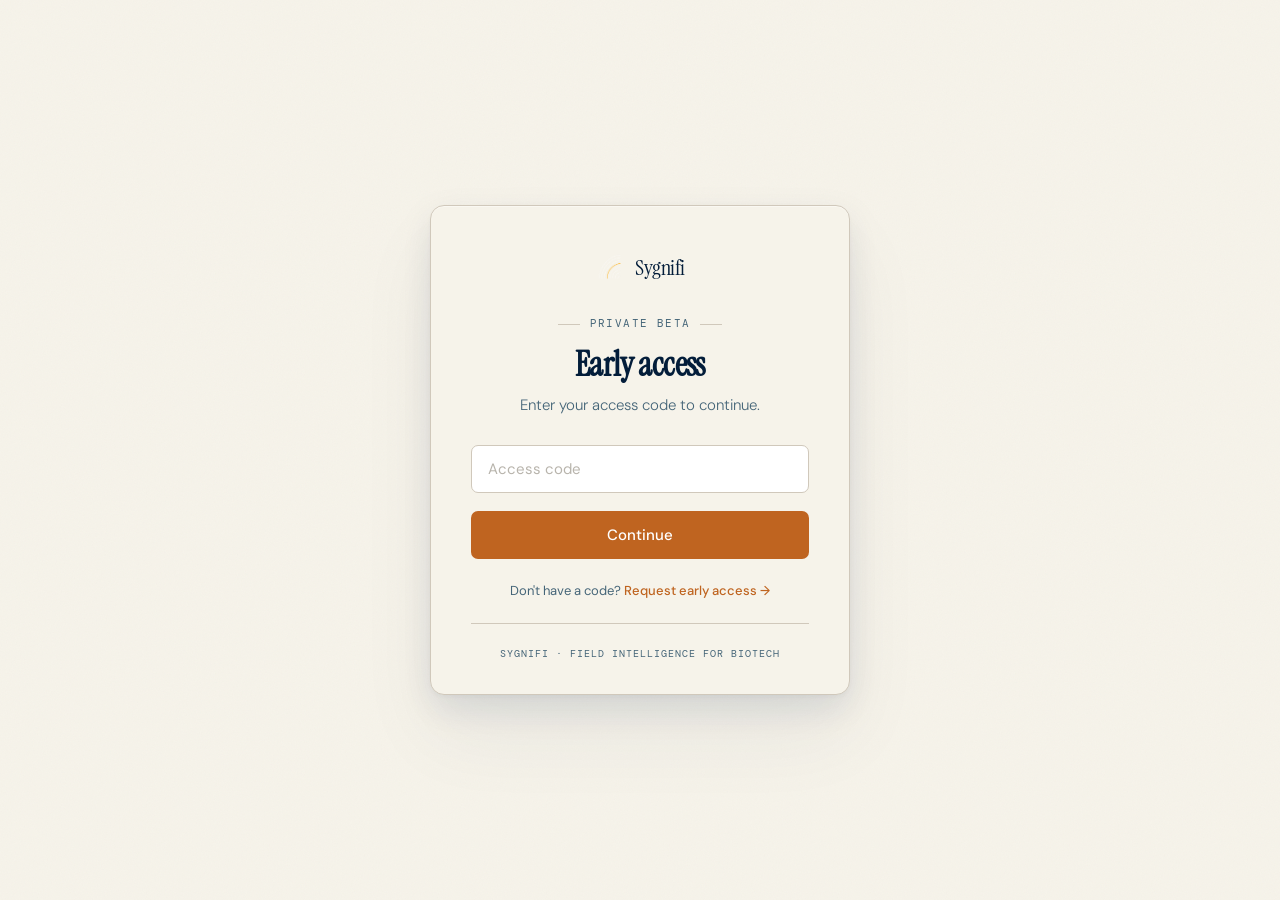
<file: report.html>
<!DOCTYPE html>
<html lang="en">
<head>
<meta charset="UTF-8">
<meta name="viewport" content="width=device-width, initial-scale=1.0">
<title>Sygnifi — Your field intelligence report</title>
<link rel="icon" type="image/png" href="logo.png">
<link href="https://fonts.googleapis.com/css2?family=Instrument+Serif:ital@0;1&family=DM+Sans:wght@300;400;500;600&family=DM+Mono:wght@400;500&display=swap" rel="stylesheet">
<style>
  :root {
    --ink:          oklch(0.29 0.072 253);
    --ink-deep:     oklch(0.23 0.065 253);
    --paper:        oklch(0.963 0.012 88);
    --paper-dark:   oklch(0.936 0.018 84);
    --accent:       oklch(0.60 0.140 52);
    --accent-light: oklch(0.916 0.030 72);
    --muted:        oklch(0.49 0.048 234);
    --border:       oklch(0.836 0.020 82);
    --placeholder:  oklch(0.77 0.012 80);
    --green:        oklch(0.38 0.10 155);
    --green-light:  oklch(0.93 0.04 150);
    --amber:        oklch(0.40 0.10 62);
    --amber-light:  oklch(0.96 0.04 85);
    --blue:         oklch(0.29 0.072 253);
    --blue-light:   oklch(0.93 0.025 234);
    --ease-out:     cubic-bezier(0.25, 0, 0, 1);
  }

  * { margin: 0; padding: 0; box-sizing: border-box; }
  html { color-scheme: light; }

  body {
    background: var(--paper);
    color: var(--ink);
    font-family: 'DM Sans', sans-serif;
    font-size: 14px;
    line-height: 1.6;
    min-height: 100vh;
    -webkit-font-smoothing: antialiased;
  }

  :focus-visible {
    outline: 2px solid var(--accent);
    outline-offset: 3px;
    border-radius: 3px;
  }

  /* TOPBAR */
  .topbar {
    background: var(--ink-deep);
    color: var(--paper);
    padding: 0 32px;
    display: flex;
    align-items: center;
    justify-content: space-between;
    height: 52px;
    position: sticky;
    top: 0;
    z-index: 100;
    box-shadow: 0 1px 0 oklch(1 0 0 / 0.05), 0 2px 12px oklch(0.23 0.065 253 / 0.22);
  }

  .logo {
    font-family: 'Instrument Serif', serif;
    font-size: 22px;
    letter-spacing: -0.5px;
    display: flex;
    align-items: center;
    gap: 8px;
    color: var(--paper);
    text-decoration: none;
  }

  .logo img { height: 26px; display: block; }

  .topbar-right {
    display: flex;
    align-items: center;
    gap: 14px;
    font-size: 13px;
    color: oklch(0.76 0.04 234);
  }

  .badge-live {
    background: var(--accent);
    color: var(--paper);
    font-size: 10px;
    font-weight: 600;
    padding: 2px 8px;
    border-radius: 20px;
    letter-spacing: 0.5px;
    text-transform: uppercase;
    animation: badge-pulse 2.8s ease-in-out infinite;
  }

  .topbar-right .new-report {
    color: oklch(0.76 0.04 234);
    text-decoration: none;
    font-family: 'DM Mono', monospace;
    font-size: 11px;
    text-transform: uppercase;
    letter-spacing: 1px;
    padding: 4px 0;
    border-bottom: 1px solid oklch(1 0 0 / 0.15);
    transition: color 0.15s var(--ease-out), border-color 0.15s var(--ease-out);
  }

  .topbar-right .new-report:hover {
    color: var(--paper);
    border-color: oklch(1 0 0 / 0.5);
  }

  /* REPORT HEADER */
  .report-header {
    border-bottom: 1px solid var(--border);
    padding: 32px 32px 24px;
    display: flex;
    justify-content: space-between;
    align-items: flex-start;
    gap: 24px;
    animation: fadeUp 0.5s var(--ease-out) both;
  }

  .report-meta {
    font-family: 'DM Mono', monospace;
    font-size: 11px;
    color: var(--muted);
    text-transform: uppercase;
    letter-spacing: 0.8px;
    margin-bottom: 10px;
  }

  .report-title {
    font-family: 'Instrument Serif', serif;
    font-size: 32px;
    line-height: 1.15;
    letter-spacing: -0.5px;
    max-width: 640px;
    color: var(--ink-deep);
  }

  .report-actions {
    display: flex;
    flex-direction: column;
    align-items: flex-end;
    gap: 10px;
    flex-shrink: 0;
  }

  .coverage-tags {
    display: flex;
    gap: 6px;
    flex-wrap: wrap;
    justify-content: flex-end;
  }

  .tag {
    font-size: 11px;
    padding: 3px 10px;
    border-radius: 20px;
    font-family: 'DM Mono', monospace;
    letter-spacing: 0.3px;
  }

  .tag-sources { background: var(--paper-dark); color: var(--muted); }

  /* SUMMARY STRIP */
  .summary-strip {
    background: var(--ink);
    color: var(--paper);
    padding: 18px 32px;
    display: flex;
    gap: 40px;
    animation: fadeUp 0.5s 0.1s var(--ease-out) both;
  }

  .summary-item { display: flex; flex-direction: column; gap: 2px; }

  .summary-num {
    font-family: 'Instrument Serif', serif;
    font-size: 28px;
    line-height: 1;
    color: var(--paper);
  }

  .summary-num span { color: var(--accent); }

  .summary-label {
    font-size: 11px;
    color: oklch(0.71 0.05 234);
    font-family: 'DM Mono', monospace;
    text-transform: uppercase;
    letter-spacing: 0.5px;
  }

  .summary-divider {
    width: 1px;
    background: oklch(0.37 0.07 253);
    margin: 4px 0;
  }

  /* SIGNAL BANNER */
  .signal-banner {
    margin: 24px 32px 0;
    background: var(--accent-light);
    border: 1px solid oklch(0.83 0.05 65);
    border-radius: 8px;
    padding: 16px 20px;
    display: flex;
    gap: 14px;
    align-items: flex-start;
    animation: fadeUp 0.5s 0.15s var(--ease-out) both;
  }

  .signal-icon { font-size: 18px; flex-shrink: 0; margin-top: 1px; }

  .signal-text strong {
    display: block;
    font-size: 13px;
    font-weight: 600;
    color: var(--accent);
    margin-bottom: 3px;
  }

  .signal-text p { font-size: 13px; color: oklch(0.33 0.08 42); line-height: 1.5; }

  /* MAIN GRID */
  .main-grid {
    display: grid;
    grid-template-columns: 1fr 340px;
    gap: 0;
  }

  .main-col { padding: 28px 32px; border-right: 1px solid var(--border); }
  .side-col { padding: 28px 24px; }

  .section-header {
    display: flex;
    align-items: center;
    justify-content: space-between;
    margin-bottom: 16px;
  }

  .section-title {
    font-family: 'DM Mono', monospace;
    font-size: 11px;
    text-transform: uppercase;
    letter-spacing: 1px;
    color: var(--muted);
    display: flex;
    align-items: center;
    gap: 8px;
  }

  .section-title::before {
    content: '';
    display: inline-block;
    width: 16px;
    height: 2px;
    background: var(--accent);
  }

  .section-aux {
    font-size: 11px;
    font-family: 'DM Mono', monospace;
    color: var(--muted);
    letter-spacing: 0.4px;
  }

  .section-aux em { font-style: italic; color: var(--muted); }

  /* PAPER CARDS */
  .paper-card {
    border: 1px solid var(--border);
    border-radius: 8px;
    padding: 16px;
    margin-bottom: 12px;
    background: oklch(1 0 0);
    transition: box-shadow 0.25s var(--ease-out), transform 0.25s var(--ease-out), border-color 0.25s var(--ease-out);
    animation: fadeUp 0.5s var(--ease-out) both;
  }

  .paper-card:hover {
    box-shadow: 0 2px 4px oklch(0.29 0.072 253 / 0.04), 0 8px 24px oklch(0.29 0.072 253 / 0.10);
    transform: translateY(-2px);
    border-color: oklch(0.76 0.018 80);
  }

  .paper-top {
    display: flex;
    justify-content: space-between;
    align-items: flex-start;
    gap: 12px;
    margin-bottom: 8px;
  }

  .paper-title { font-size: 14px; font-weight: 600; line-height: 1.4; flex: 1; color: var(--ink-deep); }

  .paper-title a {
    color: inherit;
    text-decoration: none;
    transition: color 0.15s var(--ease-out);
  }
  .paper-title a:hover { color: var(--accent); }
  .paper-title a::after {
    content: ' ↗';
    font-size: 10px;
    font-weight: 500;
    color: var(--border);
    vertical-align: super;
    transition: color 0.15s var(--ease-out);
  }
  .paper-title a:hover::after { color: var(--accent); }

  .synth-tag {
    font-family: 'DM Mono', monospace;
    font-size: 10px;
    text-transform: uppercase;
    letter-spacing: 0.6px;
    background: var(--paper-dark);
    color: var(--muted);
    padding: 3px 8px;
    border-radius: 4px;
    font-style: normal;
    font-weight: 500;
    border: 1px solid var(--border);
  }

  .pulse-tag-row {
    margin-top: 10px;
    padding-top: 10px;
    border-top: 1px solid oklch(0.40 0.07 253);
    display: flex;
    justify-content: flex-end;
  }

  .pulse-tag-row .synth-tag {
    background: oklch(0.34 0.07 253);
    color: oklch(0.78 0.04 234);
    border-color: oklch(0.40 0.07 253);
  }

  .relevance-badge {
    font-size: 11px;
    font-family: 'DM Mono', monospace;
    padding: 2px 8px;
    border-radius: 4px;
    flex-shrink: 0;
    text-transform: capitalize;
  }

  .rel-high  { background: var(--green-light); color: var(--green); }
  .rel-med   { background: var(--amber-light); color: var(--amber); }
  .rel-watch { background: var(--blue-light);  color: var(--blue);  }

  .paper-summary { font-size: 13px; color: oklch(0.38 0.005 250); line-height: 1.55; margin-bottom: 10px; }

  .paper-footer {
    display: flex;
    gap: 12px;
    align-items: center;
    font-size: 11px;
    color: var(--muted);
    font-family: 'DM Mono', monospace;
    border-top: 1px solid var(--border);
    padding-top: 10px;
    margin-top: 10px;
    flex-wrap: wrap;
  }

  .why-matters {
    background: var(--paper-dark);
    border-radius: 5px;
    padding: 8px 12px;
    font-size: 12px;
    color: oklch(0.38 0.005 250);
    margin-top: 8px;
    margin-bottom: 10px;
    transition: background 0.2s var(--ease-out);
  }

  .paper-card:hover .why-matters { background: oklch(0.91 0.018 84); }

  .why-matters strong {
    color: var(--accent);
    font-size: 11px;
    font-family: 'DM Mono', monospace;
    text-transform: uppercase;
    letter-spacing: 0.5px;
    display: block;
    margin-bottom: 2px;
  }

  /* PATENT CARDS */
  .patent-card {
    border: 1px solid var(--border);
    border-radius: 8px;
    padding: 14px 16px;
    margin-bottom: 10px;
    background: oklch(1 0 0);
    animation: fadeUp 0.5s var(--ease-out) both;
    transition: box-shadow 0.25s var(--ease-out), transform 0.25s var(--ease-out), border-color 0.25s var(--ease-out);
  }

  .patent-card:hover {
    box-shadow: 0 2px 4px oklch(0.29 0.072 253 / 0.04), 0 6px 18px oklch(0.29 0.072 253 / 0.09);
    transform: translateY(-2px);
    border-color: oklch(0.76 0.018 80);
  }

  .patent-top {
    display: flex;
    justify-content: space-between;
    align-items: flex-start;
    gap: 10px;
    margin-bottom: 6px;
  }

  .patent-id {
    font-family: 'DM Mono', monospace;
    font-size: 10px;
    color: var(--muted);
    margin-bottom: 4px;
  }

  .patent-illustrative {
    font-style: italic;
    color: var(--muted);
    margin-left: 6px;
    font-family: 'DM Sans', sans-serif;
    font-size: 10px;
  }

  .patent-status { font-size: 10px; font-family: 'DM Mono', monospace; padding: 2px 7px; border-radius: 4px; }
  .status-filed   { background: var(--amber-light); color: var(--amber); }
  .status-granted { background: var(--green-light); color: var(--green); }

  .patent-title    { font-size: 13px; font-weight: 600; margin-bottom: 6px; line-height: 1.4; color: var(--ink-deep); }
  .patent-assignee { font-size: 12px; color: var(--muted); margin-bottom: 8px; }
  .patent-summary  { font-size: 12px; color: oklch(0.38 0.005 250); line-height: 1.5; }

  .conflict-flag {
    margin-top: 8px;
    background: oklch(0.97 0.015 25);
    border: 1px solid oklch(0.84 0.06 25);
    border-radius: 5px;
    padding: 7px 10px;
    font-size: 12px;
    color: oklch(0.35 0.10 30);
    display: flex;
    gap: 6px;
    align-items: flex-start;
  }

  /* SIDEBAR */
  .side-section { margin-bottom: 28px; animation: fadeUp 0.4s 0.3s var(--ease-out) both; }

  .field-pulse {
    background: var(--ink);
    color: var(--paper);
    border-radius: 8px;
    padding: 16px;
    margin-bottom: 28px;
    box-shadow: inset 0 1px 0 oklch(1 0 0 / 0.07), inset 0 -1px 0 oklch(0 0 0 / 0.15);
    transition: box-shadow 0.25s var(--ease-out);
    animation: fadeUp 0.4s 0.25s var(--ease-out) both;
  }

  .field-pulse:hover {
    box-shadow: inset 0 1px 0 oklch(1 0 0 / 0.10), inset 0 -1px 0 oklch(0 0 0 / 0.15), 0 4px 16px oklch(0.23 0.065 253 / 0.20);
  }

  .pulse-title {
    font-family: 'Instrument Serif', serif;
    font-size: 16px;
    margin-bottom: 10px;
    display: flex;
    align-items: center;
    gap: 8px;
    color: var(--paper);
  }

  .pulse-body { font-size: 12px; color: oklch(0.76 0.04 234); line-height: 1.6; }
  .pulse-body strong { color: var(--paper); }

  .competitor-item {
    padding: 12px 0;
    border-bottom: 1px solid var(--border);
    display: flex;
    flex-direction: column;
    gap: 4px;
  }

  .competitor-item:last-child { border-bottom: none; }
  .competitor-item:hover .comp-name { color: var(--accent); }

  .comp-header { display: flex; justify-content: space-between; align-items: center; gap: 10px; }
  .comp-name   { font-weight: 600; font-size: 13px; color: var(--ink-deep); transition: color 0.15s var(--ease-out); }

  .comp-activity {
    font-size: 10px;
    font-family: 'DM Mono', monospace;
    padding: 2px 7px;
    border-radius: 3px;
    white-space: nowrap;
    flex-shrink: 0;
    text-transform: capitalize;
  }

  .activity-high { background: oklch(0.97 0.015 25); color: oklch(0.45 0.14 25); }
  .activity-med  { background: var(--amber-light); color: var(--amber); }
  .activity-low  { background: var(--paper-dark);  color: var(--muted); }
  .comp-detail   { font-size: 12px; color: oklch(0.42 0.005 250); line-height: 1.4; }

  /* ASK BOX */
  .ask-box {
    background: var(--paper-dark);
    border: 1px solid var(--border);
    border-radius: 8px;
    padding: 14px;
    position: relative;
  }

  .ask-label {
    font-family: 'DM Mono', monospace;
    font-size: 10px;
    text-transform: uppercase;
    letter-spacing: 0.8px;
    color: var(--muted);
    margin-bottom: 8px;
    display: flex;
    justify-content: space-between;
    align-items: center;
  }

  .ask-soon {
    font-size: 9px;
    background: var(--paper);
    border: 1px solid var(--border);
    color: var(--muted);
    padding: 2px 6px;
    border-radius: 999px;
    letter-spacing: 0.6px;
  }

  .ask-input {
    width: 100%;
    background: oklch(1 0 0);
    border: 1px solid var(--border);
    border-radius: 6px;
    padding: 8px 12px;
    font-size: 13px;
    font-family: 'DM Sans', sans-serif;
    color: var(--ink);
    outline: none;
    resize: none;
    height: 64px;
    transition: border-color 0.15s var(--ease-out), box-shadow 0.15s var(--ease-out);
  }

  .ask-input:focus {
    border-color: var(--accent);
    box-shadow: 0 0 0 3px oklch(0.60 0.140 52 / 0.12);
  }

  .ask-btn {
    margin-top: 8px;
    width: 100%;
    background: var(--accent);
    color: var(--paper);
    border: none;
    border-radius: 6px;
    padding: 9px;
    font-size: 13px;
    font-weight: 500;
    font-family: 'DM Sans', sans-serif;
    cursor: not-allowed;
    opacity: 0.55;
    transition: opacity 0.15s var(--ease-out);
  }

  .ask-suggestions {
    margin-top: 10px;
    display: flex;
    flex-direction: column;
    gap: 5px;
  }

  .suggestion-chip {
    font-size: 11px;
    color: var(--muted);
    background: oklch(1 0 0);
    border: 1px solid var(--border);
    border-radius: 5px;
    padding: 5px 10px;
    cursor: default;
    line-height: 1.3;
    text-align: left;
  }

  /* FOOTER */
  .report-footer {
    border-top: 1px solid oklch(1 0 0 / 0.06);
    background: var(--ink-deep);
    padding: 16px 32px;
    display: flex;
    justify-content: space-between;
    align-items: center;
    font-size: 12px;
    color: oklch(0.69 0.01 88);
    font-family: 'DM Mono', monospace;
    gap: 16px;
  }

  .footer-brand {
    font-family: 'Instrument Serif', serif;
    font-size: 14px;
    color: var(--paper);
    display: flex;
    align-items: center;
    gap: 8px;
  }

  .footer-brand img { height: 20px; display: block; opacity: 0.7; }

  .section-divider { border: none; border-top: 1px solid var(--border); margin: 24px 0; }

  .empty-note {
    font-size: 12px;
    color: var(--muted);
    background: var(--paper-dark);
    border: 1px dashed var(--border);
    border-radius: 6px;
    padding: 12px 14px;
    line-height: 1.5;
  }

  /* ANIMATIONS */
  @keyframes fadeUp {
    from { opacity: 0; transform: translateY(10px); }
    to   { opacity: 1; transform: translateY(0); }
  }

  @keyframes badge-pulse {
    0%, 100% { opacity: 1; }
    50%       { opacity: 0.7; }
  }

  ::-webkit-scrollbar { width: 6px; }
  ::-webkit-scrollbar-track { background: var(--paper); }
  ::-webkit-scrollbar-thumb { background: var(--border); border-radius: 3px; }

  @media (max-width: 640px) {
    .topbar-right > span:first-child { display: none; }
    .topbar-right { gap: 10px; }
  }

  @media (max-width: 420px) {
    .topbar { padding: 0 12px; }
    .logo { font-size: 18px; }
    .logo img { height: 22px; }
    .badge-live { font-size: 9px; padding: 2px 6px; }
    .topbar-right .new-report { font-size: 10px; letter-spacing: 0.7px; }
  }

  @media (max-width: 768px) {
    .topbar { padding: 0 16px; }

    .report-header {
      flex-direction: column;
      padding: 20px 16px 16px;
      gap: 16px;
    }

    .report-title { font-size: 24px; }

    .report-actions {
      align-items: flex-start;
      flex-direction: row;
      flex-wrap: wrap;
      gap: 8px;
    }

    .coverage-tags { justify-content: flex-start; }

    .summary-strip {
      padding: 14px 16px;
      display: grid;
      grid-template-columns: 1fr 1fr;
      gap: 16px;
    }

    .summary-divider { display: none; }
    .summary-num { font-size: 22px; }
    .signal-banner { margin: 16px 16px 0; }

    .main-grid { display: block; }

    .main-col {
      padding: 20px 16px;
      border-right: none;
      border-bottom: 1px solid var(--border);
    }

    .side-col { padding: 20px 16px; }
    .field-pulse { margin-bottom: 20px; }

    .report-footer {
      flex-direction: column;
      gap: 8px;
      padding: 14px 16px;
      text-align: center;
    }
  }

  @media (prefers-reduced-motion: reduce) {
    *, *::before, *::after {
      animation-duration: 0.01ms !important;
      transition-duration: 0.01ms !important;
    }
  }
</style>
</head>
<body>

<!-- TOP BAR -->
<div class="topbar">
  <a href="index.html" class="logo">
    <img src="logo.png" alt="Sygnifi">
    Sygnifi
  </a>
  <div class="topbar-right">
    <span>Your workspace</span>
    <span class="badge-live" id="topbar-badge">Weekly · —</span>
    <a class="new-report" href="onboarding.html" id="new-report-link">↻ New report</a>
  </div>
</div>

<!-- REPORT HEADER -->
<div class="report-header">
  <div>
    <div class="report-meta" id="report-meta">Field Intelligence Report</div>
    <h1 class="report-title" id="report-title">Your field intelligence report</h1>
  </div>
  <div class="report-actions">
    <div class="coverage-tags">
      <span class="tag tag-sources">PubMed</span>
      <span class="tag tag-sources">Patents (illustrative)</span>
      <span class="tag tag-sources">Competitor signals</span>
    </div>
  </div>
</div>

<!-- SUMMARY STRIP -->
<div class="summary-strip" id="summary-strip">
  <div class="summary-item">
    <div class="summary-num" id="stat-papers">0</div>
    <div class="summary-label">New papers</div>
  </div>
  <div class="summary-divider"></div>
  <div class="summary-item">
    <div class="summary-num"><span id="stat-high">0</span></div>
    <div class="summary-label">High relevance</div>
  </div>
  <div class="summary-divider"></div>
  <div class="summary-item">
    <div class="summary-num" id="stat-patents">0</div>
    <div class="summary-label">Patents tracked</div>
  </div>
  <div class="summary-divider"></div>
  <div class="summary-item">
    <div class="summary-num"><span>!</span></div>
    <div class="summary-label">Field signal</div>
  </div>
</div>

<!-- SIGNAL BANNER -->
<div class="signal-banner">
  <div class="signal-icon">⚡</div>
  <div class="signal-text">
    <strong id="signal-headline">Field signal this week</strong>
    <p id="signal-body">—</p>
  </div>
</div>

<!-- MAIN GRID -->
<div class="main-grid">

  <div class="main-col">

    <div class="section-header">
      <div class="section-title">Recent Literature</div>
      <span class="section-aux" id="papers-count"></span>
    </div>
    <div id="papers-list"></div>

    <hr class="section-divider">

    <div class="section-header">
      <div class="section-title">Foundational reading</div>
      <span class="section-aux">Past 5 years</span>
    </div>
    <div id="top-papers-list"></div>

    <hr class="section-divider">

    <div class="section-header">
      <div class="section-title">Patent Filings</div>
      <span class="section-aux"><span class="synth-tag">Illustrative</span></span>
    </div>
    <div id="patents-list"></div>

  </div>

  <!-- SIDEBAR -->
  <div class="side-col">

    <div class="field-pulse">
      <div class="pulse-title">🧭 Where the field is heading</div>
      <div class="pulse-body" id="field-pulse-body">—</div>
      <div class="pulse-tag-row"><span class="synth-tag">Illustrative</span></div>
    </div>

    <div class="side-section">
      <div class="section-header">
        <div class="section-title">Competitor Activity</div>
        <span class="section-aux"><span class="synth-tag">Illustrative</span></span>
      </div>
      <div id="competitors-list"></div>
    </div>

    <!-- ASK SYGNIFI -->
    <div class="ask-box">
      <div class="ask-label">
        <span>Ask Sygnifi about this report</span>
        <span class="ask-soon">Soon</span>
      </div>
      <textarea class="ask-input" placeholder="e.g. Which paper this week is most relevant to our program?" disabled></textarea>
      <button class="ask-btn" disabled>Ask →</button>
      <div class="ask-suggestions">
        <div class="suggestion-chip">Walk me through the most important paper this week.</div>
        <div class="suggestion-chip">Which patent activity should I worry about?</div>
        <div class="suggestion-chip">Where is this field heading next?</div>
      </div>
    </div>

  </div>
</div>

<!-- FOOTER -->
<div class="report-footer">
  <div id="footer-sources">Real papers from PubMed E-utilities · Patents, competitors & field analysis illustrative · Generated —</div>
  <div class="footer-brand">
    <img src="logo.png" alt="Sygnifi">
    Sygnifi
  </div>
</div>

<script>
  // ── Guard ────────────────────────────────────────────────────
  const reportRaw = sessionStorage.getItem('sygnifi_report');
  if (!reportRaw) {
    window.location.replace('onboarding.html');
  }

  let report;
  try {
    report = JSON.parse(reportRaw);
  } catch {
    window.location.replace('onboarding.html');
  }

  // ── Helpers ──────────────────────────────────────────────────
  function esc(s) {
    return String(s ?? '')
      .replace(/&/g, '&amp;')
      .replace(/</g, '&lt;')
      .replace(/>/g, '&gt;')
      .replace(/"/g, '&quot;')
      .replace(/'/g, '&#39;');
  }

  const MONTHS = ['Jan','Feb','Mar','Apr','May','Jun','Jul','Aug','Sep','Oct','Nov','Dec'];
  function shortDate(d) { return `${MONTHS[d.getMonth()]} ${d.getDate()}`; }
  function longDate(d)  { return `${MONTHS[d.getMonth()]} ${d.getDate()}, ${d.getFullYear()}`; }

  function relevanceClass(r) {
    const v = String(r || '').toLowerCase();
    if (v === 'high')   return 'rel-high';
    if (v === 'medium') return 'rel-med';
    if (v === 'watch')  return 'rel-watch';
    return 'rel-watch';
  }

  function relevanceLabel(r) {
    const v = String(r || '').toLowerCase();
    if (v === 'high')   return 'High';
    if (v === 'medium') return 'Medium';
    if (v === 'watch')  return 'Watch';
    return r || 'Watch';
  }

  function activityClass(a) {
    const v = String(a || '').toLowerCase();
    if (v === 'high')   return 'activity-high';
    if (v === 'medium' || v === 'med') return 'activity-med';
    if (v === 'low')    return 'activity-low';
    return 'activity-low';
  }

  function activityLabel(a) {
    const v = String(a || '').toLowerCase();
    if (v === 'high')   return '↑ High';
    if (v === 'medium' || v === 'med') return '→ Active';
    if (v === 'low')    return '◦ Watch';
    return a || '';
  }

  function statusClass(s) {
    const v = String(s || '').toLowerCase();
    if (v === 'granted') return 'status-granted';
    return 'status-filed';
  }

  // ── Render ───────────────────────────────────────────────────
  const generatedAt = sessionStorage.getItem('sygnifi_report_generated_at');
  const now = generatedAt ? new Date(generatedAt) : new Date();

  // Topbar
  document.getElementById('topbar-badge').textContent = `Weekly · ${shortDate(now)}`;

  // Report meta + title
  document.getElementById('report-meta').textContent =
    `Field Intelligence Report · ${longDate(now)}`;
  document.getElementById('report-title').textContent =
    report.report_title || 'Your field intelligence report';

  // Summary stats
  const stats = report.summary_stats || {};
  const papersCount = stats.papers_found ?? (report.papers || []).length;
  const highCount = stats.high_relevance ?? (report.papers || []).filter(p => String(p.relevance).toLowerCase() === 'high').length;
  const patentsCount = stats.patents ?? (report.patents || []).length;
  document.getElementById('stat-papers').textContent = papersCount;
  document.getElementById('stat-high').textContent = highCount;
  document.getElementById('stat-patents').textContent = patentsCount;

  // Signal banner
  const signal = report.field_signal || {};
  if (signal.headline) document.getElementById('signal-headline').textContent = signal.headline;
  document.getElementById('signal-body').textContent = signal.body || '';

  // Papers
  const papersList = document.getElementById('papers-list');
  const papers = report.papers || [];
  document.getElementById('papers-count').textContent =
    papers.length ? `${papers.length} this week` : '';

  function paperTitleHtml(p) {
    const title = esc(p.title);
    if (!p.pmid) return title;
    const pmid = esc(p.pmid);
    return `<a href="https://pubmed.ncbi.nlm.nih.gov/${pmid}/" target="_blank" rel="noopener noreferrer">${title}</a>`;
  }

  if (papers.length === 0) {
    papersList.innerHTML = `<div class="empty-note">No new PubMed results matched your terms this week. Try broader terms next time, or check back on Monday.</div>`;
  } else {
    papersList.innerHTML = papers.map((p, i) => `
      <article class="paper-card" style="animation-delay:${(0.15 + i * 0.08).toFixed(2)}s">
        <div class="paper-top">
          <div class="paper-title">${paperTitleHtml(p)}</div>
          <span class="relevance-badge ${relevanceClass(p.relevance)}">${esc(relevanceLabel(p.relevance))}</span>
        </div>
        <div class="paper-summary">${esc(p.summary)}</div>
        ${p.why_it_matters ? `
        <div class="why-matters">
          <strong>Why this matters to you</strong>
          ${esc(p.why_it_matters)}
        </div>` : ''}
        <div class="paper-footer">
          ${p.journal ? `<span>📄 ${esc(p.journal)}</span>` : ''}
          ${p.date    ? `<span>📅 ${esc(p.date)}</span>` : ''}
          ${p.authors ? `<span>👥 ${esc(p.authors)}</span>` : ''}
        </div>
      </article>
    `).join('');
  }

  // Foundational reading
  const topPapers = report.top_papers || [];
  const topPapersList = document.getElementById('top-papers-list');
  if (topPapers.length === 0) {
    topPapersList.innerHTML = `<div class="empty-note">No foundational papers surfaced for these terms. The model only includes real papers from PubMed — try broader terms next time if this stays empty.</div>`;
  } else {
    topPapersList.innerHTML = topPapers.map((p, i) => `
      <article class="paper-card" style="animation-delay:${(0.15 + i * 0.08).toFixed(2)}s">
        <div class="paper-top">
          <div class="paper-title">${paperTitleHtml(p)}</div>
        </div>
        <div class="paper-summary">${esc(p.summary)}</div>
        ${p.why_it_matters ? `
        <div class="why-matters">
          <strong>Why this matters to you</strong>
          ${esc(p.why_it_matters)}
        </div>` : ''}
        <div class="paper-footer">
          ${p.journal ? `<span>📄 ${esc(p.journal)}</span>` : ''}
          ${p.date    ? `<span>📅 ${esc(p.date)}</span>` : ''}
          ${p.authors ? `<span>👥 ${esc(p.authors)}</span>` : ''}
        </div>
      </article>
    `).join('');
  }

  // Patents
  const patentsList = document.getElementById('patents-list');
  const patents = report.patents || [];
  if (patents.length === 0) {
    patentsList.innerHTML = `<div class="empty-note">No patent activity surfaced this week.</div>`;
  } else {
    patentsList.innerHTML = patents.map((p, i) => `
      <article class="patent-card" style="animation-delay:${(0.20 + i * 0.08).toFixed(2)}s">
        <div class="patent-top">
          <div>
            <div class="patent-id">${esc(p.id || '—')}${p.filed ? ` · ${esc(p.filed)}` : ''} <span class="patent-illustrative">(illustrative)</span></div>
            <div class="patent-title">${esc(p.title)}</div>
            ${p.assignee ? `<div class="patent-assignee">Assignee: ${esc(p.assignee)}</div>` : ''}
          </div>
          <span class="patent-status ${statusClass(p.status)}">${esc(p.status || 'Application')}</span>
        </div>
        ${p.summary ? `<div class="patent-summary">${esc(p.summary)}</div>` : ''}
        ${p.conflict_flag ? `
        <div class="conflict-flag">
          ⚠️ <span>${esc(p.conflict_flag)}</span>
        </div>` : ''}
      </article>
    `).join('');
  }

  // Field pulse
  document.getElementById('field-pulse-body').textContent = report.field_pulse || '';

  // Competitors
  const compList = document.getElementById('competitors-list');
  const comps = report.competitors || [];
  if (comps.length === 0) {
    compList.innerHTML = `<div class="empty-note">No competitor activity this week.</div>`;
  } else {
    compList.innerHTML = comps.map(c => `
      <div class="competitor-item">
        <div class="comp-header">
          <div class="comp-name">${esc(c.name)}</div>
          <span class="comp-activity ${activityClass(c.activity_level)}">${esc(activityLabel(c.activity_level))}</span>
        </div>
        <div class="comp-detail">${esc(c.detail)}</div>
      </div>
    `).join('');
  }

  // Footer
  document.getElementById('footer-sources').textContent =
    `Real papers from PubMed E-utilities · Patents, competitors & field analysis illustrative · Generated ${longDate(now)}`;
</script>

</body>
</html>
</file>
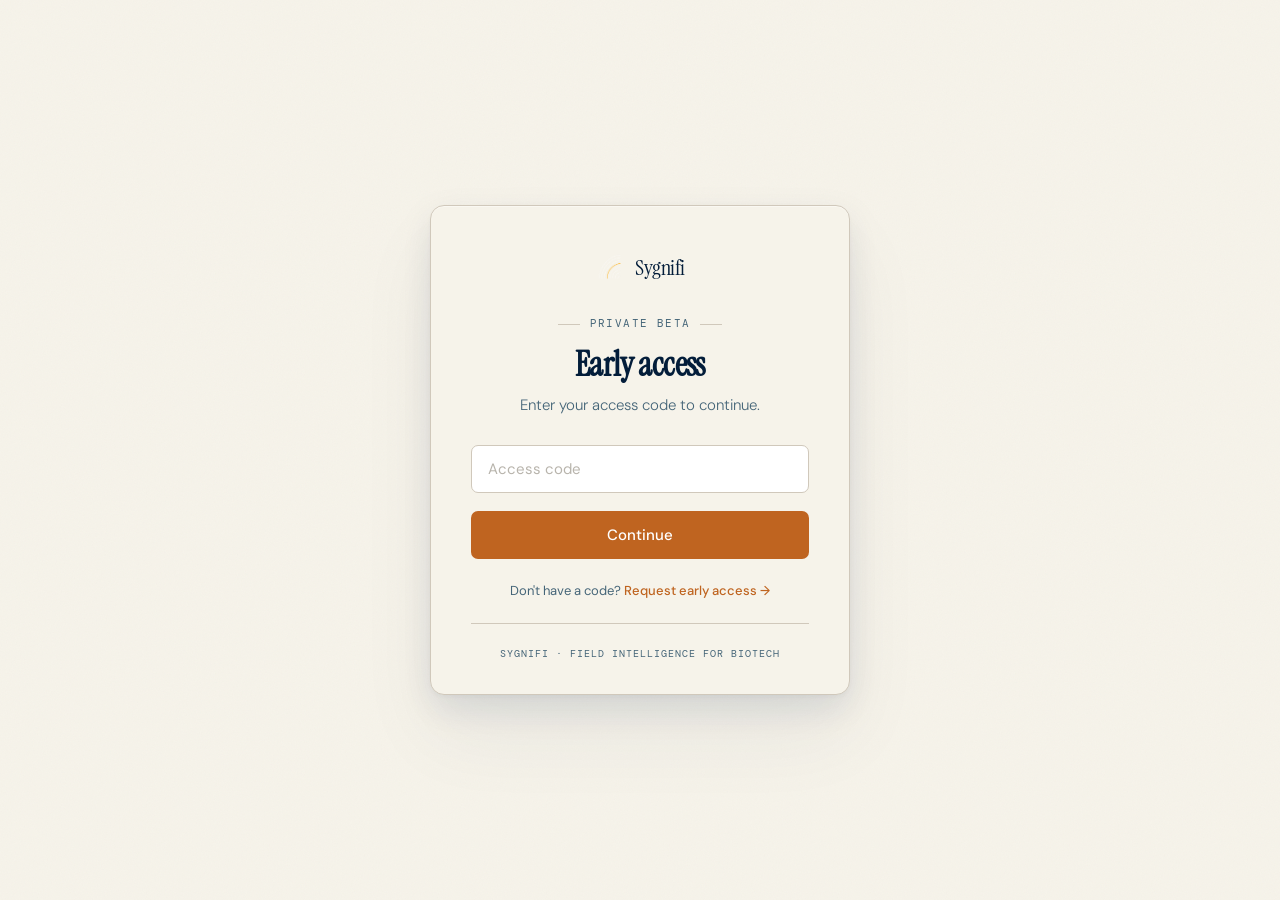
<file: signin.html>
<!DOCTYPE html>
<html lang="en">
<head>
<meta charset="UTF-8">
<meta name="viewport" content="width=device-width, initial-scale=1.0">
<title>Sygnifi — Early access</title>
<link rel="icon" type="image/png" href="logo.png">
<link href="https://fonts.googleapis.com/css2?family=Instrument+Serif:ital@0;1&family=DM+Sans:wght@300;400;500;600&family=DM+Mono:wght@400;500&display=swap" rel="stylesheet">
<style>
  :root {
    --ink:          oklch(0.29 0.072 253);
    --ink-deep:     oklch(0.23 0.065 253);
    --paper:        oklch(0.963 0.012 88);
    --paper-dark:   oklch(0.936 0.018 84);
    --accent:       oklch(0.60 0.140 52);
    --accent-light: oklch(0.916 0.030 72);
    --muted:        oklch(0.49 0.048 234);
    --border:       oklch(0.836 0.020 82);
    --placeholder:  oklch(0.77 0.012 80);
    --error:        oklch(0.55 0.15 25);
    --ease-out:     cubic-bezier(0.25, 0, 0, 1);
  }

  *, *::before, *::after { margin: 0; padding: 0; box-sizing: border-box; }

  html { color-scheme: light; }

  body {
    background: var(--paper);
    color: var(--ink);
    font-family: 'DM Sans', sans-serif;
    font-size: 16px;
    line-height: 1.6;
    min-height: 100vh;
    -webkit-font-smoothing: antialiased;
    display: flex;
    align-items: center;
    justify-content: center;
    padding: 32px 20px;
    position: relative;
    overflow-x: hidden;
  }

  /* grain texture */
  body::before {
    content: '';
    position: fixed;
    inset: 0;
    background-image: url("data:image/svg+xml,%3Csvg xmlns='http://www.w3.org/2000/svg' width='400' height='400'%3E%3Cfilter id='n'%3E%3CfeTurbulence type='fractalNoise' baseFrequency='0.78' numOctaves='4' stitchTiles='stitch'/%3E%3C/filter%3E%3Crect width='400' height='400' filter='url(%23n)'/%3E%3C/svg%3E");
    opacity: 0.03;
    pointer-events: none;
    z-index: 0;
  }

  :focus-visible {
    outline: 2px solid var(--accent);
    outline-offset: 3px;
    border-radius: 3px;
  }

  .card {
    background: var(--paper);
    border: 1px solid var(--border);
    border-radius: 14px;
    padding: 44px 40px 32px;
    max-width: 420px;
    width: 100%;
    position: relative;
    z-index: 1;
    box-shadow:
      0 1px 0 oklch(1 0 0 / 0.4) inset,
      0 2px 4px oklch(0.29 0.072 253 / 0.04),
      0 14px 36px oklch(0.29 0.072 253 / 0.10),
      0 40px 80px oklch(0.29 0.072 253 / 0.06);
    animation: fadeUp 0.55s var(--ease-out) both;
  }

  .logo-wrap {
    display: flex;
    align-items: center;
    gap: 10px;
    margin-bottom: 30px;
    justify-content: center;
  }

  .logo-wrap img {
    height: 30px;
    display: block;
  }

  .wordmark {
    font-family: 'Instrument Serif', serif;
    font-size: 22px;
    letter-spacing: -0.3px;
    color: var(--ink-deep);
  }

  .kicker {
    font-family: 'DM Mono', monospace;
    font-size: 11px;
    text-transform: uppercase;
    letter-spacing: 1.4px;
    color: var(--muted);
    margin-bottom: 14px;
    display: flex;
    align-items: center;
    justify-content: center;
    gap: 10px;
  }

  .kicker::before,
  .kicker::after {
    content: '';
    display: block;
    width: 22px;
    height: 1px;
    background: var(--border);
  }

  .heading {
    font-family: 'Instrument Serif', serif;
    font-size: 34px;
    line-height: 1.08;
    letter-spacing: -0.6px;
    color: var(--ink-deep);
    text-align: center;
    margin-bottom: 10px;
  }

  .sub {
    text-align: center;
    color: var(--muted);
    font-size: 15px;
    margin-bottom: 28px;
    font-weight: 300;
    line-height: 1.55;
  }

  form { display: flex; flex-direction: column; }

  .input-field {
    width: 100%;
    background: oklch(1 0 0);
    border: 1px solid var(--border);
    border-radius: 7px;
    padding: 13px 16px;
    font-size: 15px;
    font-family: 'DM Sans', sans-serif;
    color: var(--ink);
    outline: none;
    letter-spacing: 0.5px;
    transition: border-color 0.15s var(--ease-out), box-shadow 0.15s var(--ease-out);
    -webkit-appearance: none;
  }

  .input-field:focus {
    border-color: var(--accent);
    box-shadow: 0 0 0 3px oklch(0.60 0.140 52 / 0.12);
  }

  .input-field.error {
    border-color: var(--error);
    box-shadow: 0 0 0 3px oklch(0.55 0.15 25 / 0.10);
  }

  .input-field::placeholder { color: var(--placeholder); letter-spacing: 0; }

  .error-msg {
    color: var(--error);
    font-size: 13px;
    margin-top: 10px;
    line-height: 1.4;
    display: none;
  }

  .error-msg.visible { display: block; }

  .submit-btn {
    width: 100%;
    background: var(--accent);
    color: white;
    border: none;
    border-radius: 7px;
    padding: 14px;
    font-size: 15px;
    font-weight: 500;
    font-family: 'DM Sans', sans-serif;
    cursor: pointer;
    margin-top: 18px;
    transition: opacity 0.15s var(--ease-out), transform 0.15s var(--ease-out), box-shadow 0.2s var(--ease-out);
  }

  .submit-btn:hover:not(:disabled) {
    opacity: 0.9;
    transform: translateY(-1px);
    box-shadow: 0 8px 24px oklch(0.60 0.140 52 / 0.28);
  }

  .submit-btn:disabled { opacity: 0.55; cursor: not-allowed; }

  .alt-cta {
    text-align: center;
    font-size: 13px;
    color: var(--muted);
    margin-top: 22px;
    line-height: 1.55;
  }

  .alt-cta a {
    color: var(--accent);
    text-decoration: none;
    font-weight: 500;
    border-bottom: 1px solid transparent;
    transition: border-color 0.15s var(--ease-out), opacity 0.15s var(--ease-out);
  }

  .alt-cta a:hover {
    opacity: 0.85;
    border-bottom-color: var(--accent);
  }

  .footnote {
    text-align: center;
    font-family: 'DM Mono', monospace;
    font-size: 10px;
    text-transform: uppercase;
    letter-spacing: 1px;
    color: var(--muted);
    margin-top: 22px;
    padding-top: 22px;
    border-top: 1px solid var(--border);
  }

  @keyframes fadeUp {
    from { opacity: 0; transform: translateY(12px); }
    to   { opacity: 1; transform: translateY(0); }
  }

  @media (max-width: 480px) {
    .card { padding: 36px 28px 28px; }
    .heading { font-size: 28px; }
  }

  @media (prefers-reduced-motion: reduce) {
    *, *::before, *::after {
      animation-duration: 0.01ms !important;
      transition-duration: 0.01ms !important;
    }
  }
</style>
</head>
<body>

<div class="card">
  <div class="logo-wrap">
    <img src="logo.png" alt="Sygnifi">
    <span class="wordmark">Sygnifi</span>
  </div>
  <div class="kicker">Private beta</div>
  <h1 class="heading">Early access</h1>
  <p class="sub">Enter your access code to continue.</p>

  <form id="signin-form" novalidate autocomplete="off">
    <input
      type="password"
      id="access-code"
      class="input-field"
      placeholder="Access code"
      autocomplete="off"
      autocapitalize="off"
      spellcheck="false"
      required
    >
    <div class="error-msg" id="error-msg">That code isn't right. Try again.</div>
    <button type="submit" class="submit-btn" id="submit-btn">Continue</button>
  </form>

  <div class="alt-cta">
    Don't have a code? <a href="index.html#early-access">Request early access →</a>
  </div>

  <div class="footnote">Sygnifi · Field intelligence for biotech</div>
</div>

<script>
  const PROXY_URL = 'https://sygnifi-proxy.andrewmcc.workers.dev';

  // If already authenticated this session, skip ahead.
  if (sessionStorage.getItem('sygnifi_auth') === 'true'
      && sessionStorage.getItem('sygnifi_code')) {
    window.location.replace('onboarding.html');
  }

  const form = document.getElementById('signin-form');
  const input = document.getElementById('access-code');
  const errEl = document.getElementById('error-msg');
  const btn = document.getElementById('submit-btn');

  function showError(msg) {
    errEl.textContent = msg;
    input.classList.add('error');
    errEl.classList.add('visible');
    input.focus();
    input.select();
  }

  form.addEventListener('submit', async e => {
    e.preventDefault();
    const code = input.value.trim();
    if (!code) return;

    btn.disabled = true;
    btn.textContent = 'Checking…';

    try {
      const res = await fetch(PROXY_URL + '/auth', {
        method: 'POST',
        headers: { 'Content-Type': 'application/json' },
        body: JSON.stringify({ code })
      });

      if (res.ok) {
        sessionStorage.setItem('sygnifi_auth', 'true');
        sessionStorage.setItem('sygnifi_code', code);
        window.location.href = 'onboarding.html';
        return;
      }
      if (res.status === 401) {
        showError("That code isn't right. Try again.");
      } else if (res.status === 429) {
        showError('Too many attempts. Wait a minute and try again.');
      } else {
        showError('Something went wrong. Please try again.');
      }
    } catch {
      showError("Couldn't reach the server. Check your connection.");
    } finally {
      btn.disabled = false;
      btn.textContent = 'Continue';
    }
  });

  input.addEventListener('input', () => {
    input.classList.remove('error');
    errEl.classList.remove('visible');
  });
</script>

</body>
</html>
</file>
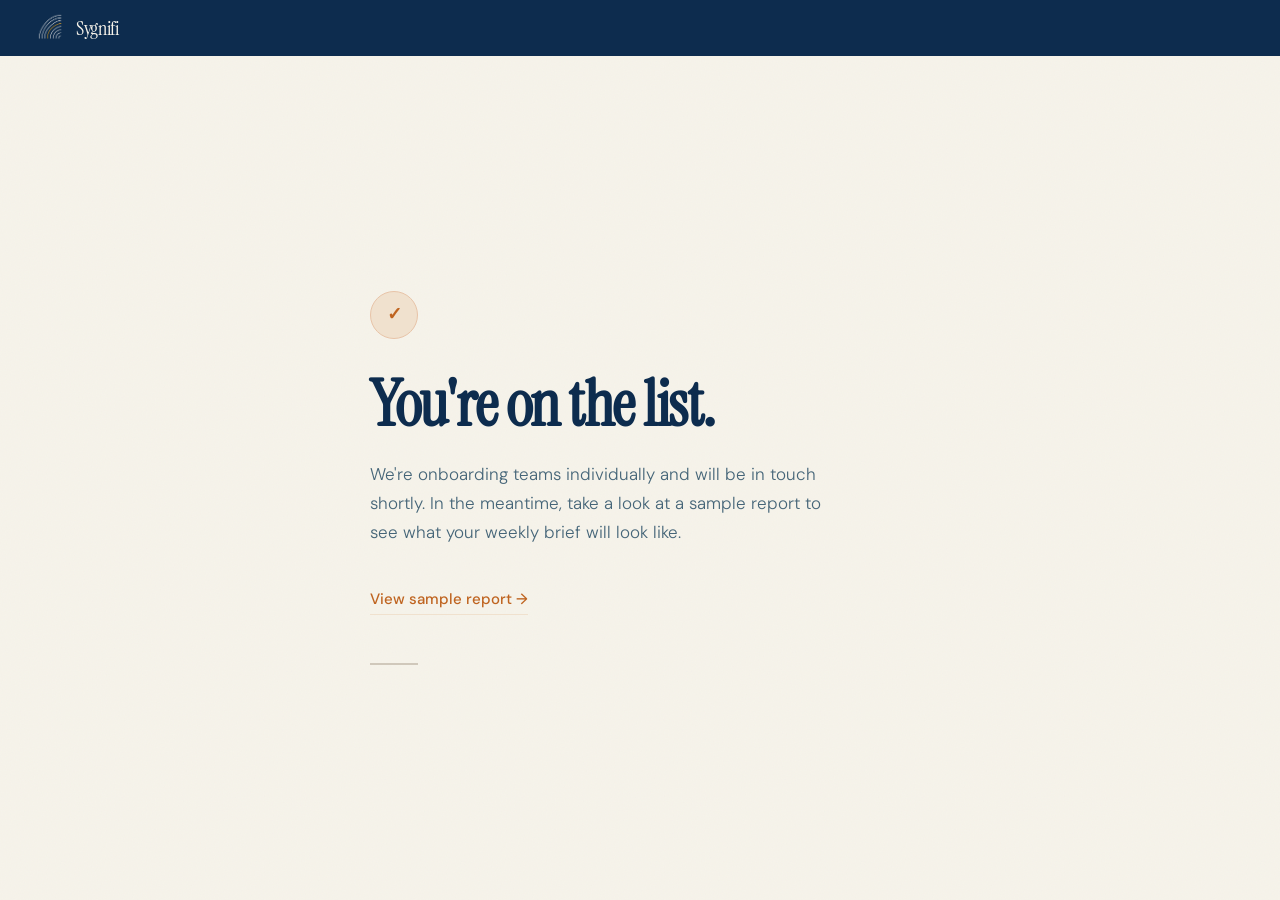
<file: waitlist.html>
<!DOCTYPE html>
<html lang="en">
<head>
  <meta charset="UTF-8">
  <meta name="viewport" content="width=device-width, initial-scale=1.0">
  <title>Sygnifi — You're on the list</title>
  <link href="https://fonts.googleapis.com/css2?family=Instrument+Serif:ital@0;1&family=DM+Sans:opsz,wght@9..40,300;9..40,400;9..40,500;9..40,600&family=DM+Mono:wght@400;500&display=swap" rel="stylesheet">
  <link rel="stylesheet" href="styles.css">
  <style>
    .confirm-page {
      min-height: 100vh;
      display: flex;
      flex-direction: column;
    }

    .confirm-nav {
      background: var(--ink);
      height: 56px;
      display: flex;
      align-items: center;
      padding: 0 36px;
      flex-shrink: 0;
    }

    .confirm-nav a {
      display: flex;
      align-items: center;
      gap: 10px;
      text-decoration: none;
    }

    .confirm-nav img {
      height: 30px;
      display: block;
    }

    .confirm-nav-wordmark {
      font-family: 'Instrument Serif', serif;
      font-size: 20px;
      color: var(--paper);
      letter-spacing: -0.3px;
    }

    .confirm-body {
      flex: 1;
      display: flex;
      align-items: center;
      justify-content: center;
      padding: 80px 36px;
      background: var(--paper);
      position: relative;
      overflow: hidden;
    }

    /* grain texture matching hero */
    .confirm-body::before {
      content: '';
      position: absolute;
      inset: 0;
      background-image: url("data:image/svg+xml,%3Csvg xmlns='http://www.w3.org/2000/svg' width='400' height='400'%3E%3Cfilter id='n'%3E%3CfeTurbulence type='fractalNoise' baseFrequency='0.78' numOctaves='4' stitchTiles='stitch'/%3E%3C/filter%3E%3Crect width='400' height='400' filter='url(%23n)'/%3E%3C/svg%3E");
      opacity: 0.03;
      pointer-events: none;
    }

    .confirm-inner {
      max-width: 540px;
      width: 100%;
      position: relative;
    }

    .confirm-mark {
      width: 48px;
      height: 48px;
      border-radius: 50%;
      background: var(--accent-light);
      border: 1px solid #e8c4a8;
      display: flex;
      align-items: center;
      justify-content: center;
      margin-bottom: 32px;
      color: var(--accent);
      font-size: 18px;
      font-weight: 600;
    }

    .confirm-heading {
      font-family: 'Instrument Serif', serif;
      font-size: clamp(40px, 7vw, 64px);
      line-height: 1.05;
      letter-spacing: -1.5px;
      color: var(--ink);
      margin-bottom: 22px;
    }

    .confirm-text {
      font-size: 17px;
      color: var(--muted);
      line-height: 1.7;
      margin-bottom: 40px;
      font-weight: 300;
      max-width: 460px;
    }

    .confirm-report-link {
      display: inline-flex;
      align-items: center;
      gap: 6px;
      font-size: 15px;
      font-weight: 500;
      color: var(--accent);
      text-decoration: none;
      border-bottom: 1px solid var(--accent-light);
      padding-bottom: 3px;
      transition: border-color 0.15s, opacity 0.15s;
    }

    .confirm-report-link:hover {
      opacity: 0.75;
      border-color: var(--accent);
    }

    .confirm-divider {
      width: 48px;
      height: 2px;
      background: var(--border);
      margin: 48px 0 0;
    }

    @media (max-width: 600px) {
      .confirm-nav { padding: 0 20px; }
      .confirm-body { padding: 60px 20px; align-items: flex-start; padding-top: 80px; }
    }
  </style>
</head>
<body>

<div class="confirm-page">

  <nav class="confirm-nav">
    <a href="index.html">
      <img src="logo.png" alt="Sygnifi logo">
      <span class="confirm-nav-wordmark">Sygnifi</span>
    </a>
  </nav>

  <div class="confirm-body">
    <div class="confirm-inner">
      <div class="confirm-mark">✓</div>
      <h1 class="confirm-heading">You're on the list.</h1>
      <p class="confirm-text">
        We're onboarding teams individually and will be in touch shortly. In the meantime, take a look at a sample report to see what your weekly brief will look like.
      </p>
      <a href="field-intelligence-mock.html" target="_blank" rel="noopener" class="confirm-report-link">
        View sample report →
      </a>
      <div class="confirm-divider"></div>
    </div>
  </div>

</div>

</body>
</html>
</file>
<file: styles.css>
/* ── Reset ──────────────────────────────────────────── */
*, *::before, *::after { margin: 0; padding: 0; box-sizing: border-box; }

/* ── Variables ──────────────────────────────────────── */
:root {
  --ink:          oklch(0.29 0.072 253);
  --ink-deep:     oklch(0.23 0.065 253);
  --paper:        oklch(0.963 0.012 88);
  --paper-dark:   oklch(0.936 0.018 84);
  --accent:       oklch(0.60 0.140 52);
  --accent-light: oklch(0.916 0.030 72);
  --muted:        oklch(0.49 0.048 234);   /* darkened to meet WCAG AA on --paper */
  --border:       oklch(0.836 0.020 82);
  --placeholder:  oklch(0.77 0.012 80);
  --max-w:        1080px;
  --ease-out:     cubic-bezier(0.25, 0, 0, 1);
}

/* ── Base ───────────────────────────────────────────── */
html {
  scroll-behavior: smooth;
  color-scheme: light;
}

body {
  background: var(--paper);
  color: var(--ink);
  font-family: 'DM Sans', sans-serif;
  font-size: 16px;
  line-height: 1.6;
  -webkit-font-smoothing: antialiased;
}

:focus-visible {
  outline: 2px solid var(--accent);
  outline-offset: 3px;
  border-radius: 3px;
}

/* ── Fade-up animation ──────────────────────────────── */
.fade-up {
  opacity: 0;
  transform: translateY(20px);
  transition: opacity 0.55s var(--ease-out), transform 0.55s var(--ease-out);
}

.fade-up.visible {
  opacity: 1;
  transform: translateY(0);
}

.fade-up[data-delay="1"] { transition-delay: 0.1s; }
.fade-up[data-delay="2"] { transition-delay: 0.2s; }
.fade-up[data-delay="3"] { transition-delay: 0.3s; }

/* ── Nav ────────────────────────────────────────────── */
.nav {
  position: sticky;
  top: 0;
  z-index: 100;
  background: var(--ink-deep);
  height: 56px;
  display: flex;
  align-items: center;
  padding: 0 36px;
  justify-content: space-between;
  box-shadow: 0 1px 0 oklch(1 0 0 / 0.05), 0 2px 12px oklch(0.23 0.065 253 / 0.22);
}

.nav-logo {
  display: flex;
  align-items: center;
  gap: 10px;
  text-decoration: none;
  flex-shrink: 0;
}

.nav-logo img {
  height: 30px;
  display: block;
}

.nav-wordmark {
  font-family: 'Instrument Serif', serif;
  font-size: 20px;
  color: var(--paper);
  letter-spacing: -0.3px;
}

.nav-links {
  display: flex;
  align-items: center;
  gap: 28px;
  list-style: none;
}

.nav-links a {
  color: oklch(0.963 0.012 88 / 0.65);
  text-decoration: none;
  font-size: 14px;
  transition: color 0.15s var(--ease-out);
  white-space: nowrap;
}

.nav-links a:hover { color: var(--paper); }

.nav-links .btn-nav {
  background: var(--accent);
  color: white;
  border-radius: 6px;
  padding: 7px 16px;
  font-size: 13px;
  font-weight: 500;
  transition: opacity 0.15s var(--ease-out), transform 0.15s var(--ease-out);
}

.nav-links .btn-nav:hover {
  opacity: 0.88;
  transform: translateY(-1px);
  color: white;
}

.nav-toggle {
  display: none;
  flex-direction: column;
  justify-content: center;
  align-items: center;
  gap: 5px;
  cursor: pointer;
  background: none;
  border: none;
  padding: 0;
  min-width: 44px;
  min-height: 44px;
}

.nav-toggle span {
  display: block;
  width: 22px;
  height: 2px;
  background: oklch(0.963 0.012 88 / 0.8);
  border-radius: 2px;
}

/* ── Hero ───────────────────────────────────────────── */
.hero {
  background: var(--paper);
  padding: 104px 36px 100px;
  text-align: center;
  position: relative;
  overflow: hidden;
}

/* grain texture */
.hero::before {
  content: '';
  position: absolute;
  inset: 0;
  background-image: url("data:image/svg+xml,%3Csvg xmlns='http://www.w3.org/2000/svg' width='400' height='400'%3E%3Cfilter id='n'%3E%3CfeTurbulence type='fractalNoise' baseFrequency='0.78' numOctaves='4' stitchTiles='stitch'/%3E%3C/filter%3E%3Crect width='400' height='400' filter='url(%23n)'/%3E%3C/svg%3E");
  opacity: 0.03;
  pointer-events: none;
}

.hero-inner {
  position: relative;
  max-width: 760px;
  margin: 0 auto;
}

.hero-kicker {
  font-family: 'DM Mono', monospace;
  font-size: 11px;
  text-transform: uppercase;
  letter-spacing: 1.4px;
  color: var(--muted);
  margin-bottom: 26px;
  display: flex;
  align-items: center;
  justify-content: center;
  gap: 10px;
}

.hero-kicker::before,
.hero-kicker::after {
  content: '';
  display: block;
  width: 28px;
  height: 1px;
  background: var(--border);
}

.hero-headline {
  font-family: 'Instrument Serif', serif;
  font-size: clamp(40px, 6.5vw, 72px);
  line-height: 1.06;
  letter-spacing: -1.5px;
  color: var(--ink);
  margin-bottom: 26px;
}

.hero-sub {
  font-size: 18px;
  color: var(--muted);
  line-height: 1.7;
  max-width: 560px;
  margin: 0 auto 44px;
  font-weight: 300;
}

.hero-ctas {
  display: flex;
  align-items: center;
  justify-content: center;
  gap: 22px;
  flex-wrap: wrap;
}

.btn-primary {
  background: var(--accent);
  color: white;
  border: none;
  border-radius: 7px;
  padding: 14px 30px;
  font-size: 15px;
  font-weight: 500;
  font-family: 'DM Sans', sans-serif;
  cursor: pointer;
  text-decoration: none;
  display: inline-block;
  transition: opacity 0.15s var(--ease-out), transform 0.15s var(--ease-out), box-shadow 0.2s var(--ease-out);
}

.btn-primary:hover {
  opacity: 0.9;
  transform: translateY(-2px);
  box-shadow: 0 8px 24px oklch(0.60 0.140 52 / 0.30);
}

.link-secondary {
  font-size: 15px;
  color: var(--muted);
  text-decoration: none;
  border-bottom: 1px solid var(--border);
  padding-bottom: 2px;
  transition: color 0.15s var(--ease-out), border-color 0.15s var(--ease-out);
}

.link-secondary:hover {
  color: var(--ink);
  border-color: var(--ink);
}

/* ── Problem strip ──────────────────────────────────── */
.problem {
  background: var(--ink);
  padding: 80px 36px;
}

.problem-inner {
  max-width: var(--max-w);
  margin: 0 auto;
  display: grid;
  grid-template-columns: repeat(3, 1fr);
  gap: 48px;
  position: relative;
}

.problem-inner::before,
.problem-inner::after {
  content: '';
  position: absolute;
  top: 0;
  bottom: 0;
  width: 1px;
  background: oklch(1 0 0 / 0.07);
}

.problem-inner::before { left: calc(33.33% - 24px); }
.problem-inner::after  { right: calc(33.33% - 24px); }

.problem-item { color: var(--paper); }

.problem-num {
  font-family: 'DM Mono', monospace;
  font-size: 11px;
  color: var(--accent);
  text-transform: uppercase;
  letter-spacing: 1.2px;
  margin-bottom: 18px;
}

.problem-text {
  font-family: 'Instrument Serif', serif;
  font-size: 21px;
  line-height: 1.38;
  color: oklch(0.963 0.012 88 / 0.88);
}

/* ── How it works ───────────────────────────────────── */
.how {
  padding: 100px 36px;
  background: var(--paper);
}

.how-inner {
  max-width: var(--max-w);
  margin: 0 auto;
}

.section-label {
  font-family: 'DM Mono', monospace;
  font-size: 11px;
  text-transform: uppercase;
  letter-spacing: 1.3px;
  color: var(--muted);
  margin-bottom: 14px;
  display: flex;
  align-items: center;
  gap: 10px;
}

.section-label::before {
  content: '';
  display: inline-block;
  width: 20px;
  height: 2px;
  background: var(--accent);
  flex-shrink: 0;
}

.section-heading {
  font-family: 'Instrument Serif', serif;
  font-size: clamp(28px, 3.5vw, 42px);
  line-height: 1.12;
  letter-spacing: -0.6px;
  color: var(--ink);
  margin-bottom: 60px;
  max-width: 500px;
}

.steps {
  display: grid;
  grid-template-columns: repeat(3, 1fr);
  gap: 0;
  position: relative;
}

/* connecting line between step circles */
.steps::before {
  content: '';
  position: absolute;
  top: 22px;
  left: calc(33.33% / 2 + 22px);
  right: calc(33.33% / 2 + 22px);
  height: 1px;
  background: var(--border);
  z-index: 0;
}

.step {
  padding: 0 40px 0 0;
  position: relative;
  z-index: 1;
}

.step:last-child { padding-right: 0; }

.step-num {
  width: 44px;
  height: 44px;
  border-radius: 50%;
  border: 1px solid var(--border);
  background: var(--paper);
  display: flex;
  align-items: center;
  justify-content: center;
  font-family: 'DM Mono', monospace;
  font-size: 12px;
  color: var(--accent);
  margin-bottom: 28px;
}

.step-title {
  font-weight: 600;
  font-size: 16px;
  color: var(--ink);
  margin-bottom: 10px;
  line-height: 1.3;
}

.step-body {
  font-size: 14px;
  color: var(--muted);
  line-height: 1.65;
}

/* ── Product preview ────────────────────────────────── */
.preview {
  background: var(--paper-dark);
  padding: 100px 36px;
  border-top: 1px solid var(--border);
  border-bottom: 1px solid var(--border);
}

.preview-inner {
  max-width: var(--max-w);
  margin: 0 auto;
}

.preview-header {
  display: flex;
  justify-content: space-between;
  align-items: flex-end;
  margin-bottom: 36px;
  gap: 24px;
}

.preview-section-heading {
  font-family: 'Instrument Serif', serif;
  font-size: clamp(26px, 3vw, 36px);
  line-height: 1.15;
  letter-spacing: -0.5px;
  color: var(--ink);
  margin-top: 10px;
}

.preview-link {
  font-size: 14px;
  color: var(--accent);
  text-decoration: none;
  font-weight: 500;
  transition: opacity 0.15s var(--ease-out);
  white-space: nowrap;
  flex-shrink: 0;
  padding-bottom: 4px;
}

.preview-link:hover { opacity: 0.7; }

.browser {
  border-radius: 10px;
  overflow: hidden;
  box-shadow:
    0 2px 4px oklch(0.29 0.072 253 / 0.04),
    0 12px 32px oklch(0.29 0.072 253 / 0.10),
    0 40px 80px oklch(0.29 0.072 253 / 0.08);
  border: 1px solid var(--border);
}

.browser-bar {
  background: oklch(0.850 0.018 80);
  padding: 10px 14px;
  display: flex;
  align-items: center;
  gap: 12px;
  border-bottom: 1px solid var(--border);
}

.browser-dots {
  display: flex;
  gap: 6px;
  flex-shrink: 0;
}

.browser-dots span {
  width: 10px;
  height: 10px;
  border-radius: 50%;
}

.browser-dots span:nth-child(1) { background: #ff5f57; }
.browser-dots span:nth-child(2) { background: #febc2e; }
.browser-dots span:nth-child(3) { background: #28c840; }

.browser-url {
  flex: 1;
  background: oklch(1 0 0 / 0.65);
  border: 1px solid var(--border);
  border-radius: 5px;
  padding: 4px 12px;
  font-family: 'DM Mono', monospace;
  font-size: 11px;
  color: oklch(0.52 0.04 234);
}

.browser-viewport {
  height: 440px;
  overflow: hidden;
  position: relative;
  background: var(--paper);
}

.browser-viewport iframe {
  width: 200%;
  height: 200%;
  transform: scale(0.5);
  transform-origin: top left;
  border: none;
  pointer-events: none;
}

.browser-fade {
  position: absolute;
  bottom: 0;
  left: 0;
  right: 0;
  height: 160px;
  background: linear-gradient(to bottom, transparent, var(--paper-dark));
  pointer-events: none;
}

.browser-cta {
  position: absolute;
  bottom: 24px;
  left: 50%;
  transform: translateX(-50%);
  background: var(--ink);
  color: var(--paper);
  border-radius: 7px;
  padding: 11px 24px;
  font-size: 14px;
  font-weight: 500;
  font-family: 'DM Sans', sans-serif;
  text-decoration: none;
  white-space: nowrap;
  transition: opacity 0.15s var(--ease-out), transform 0.15s var(--ease-out);
}

.browser-cta:hover {
  opacity: 0.85;
  transform: translateX(-50%) translateY(-2px);
}

/* ── Early access form ──────────────────────────────── */
.form-section {
  padding: 100px 36px;
  background: var(--paper);
}

.form-inner {
  max-width: 520px;
  margin: 0 auto;
}

.form-heading {
  font-family: 'Instrument Serif', serif;
  font-size: clamp(32px, 4.5vw, 48px);
  line-height: 1.1;
  letter-spacing: -0.8px;
  color: var(--ink);
  margin-bottom: 14px;
}

.form-sub {
  font-size: 16px;
  color: var(--muted);
  line-height: 1.65;
  margin-bottom: 44px;
  font-weight: 300;
}

.field {
  margin-bottom: 22px;
}

.field label {
  display: block;
  font-family: 'DM Mono', monospace;
  font-size: 11px;
  text-transform: uppercase;
  letter-spacing: 0.9px;
  color: var(--muted);
  margin-bottom: 8px;
}

.field-optional {
  color: var(--border);
  font-family: 'DM Sans', sans-serif;
  text-transform: none;
  letter-spacing: 0;
}

.field input {
  width: 100%;
  background: oklch(1 0 0);
  border: 1px solid var(--border);
  border-radius: 7px;
  padding: 13px 16px;
  font-size: 15px;
  font-family: 'DM Sans', sans-serif;
  color: var(--ink);
  outline: none;
  transition: border-color 0.15s var(--ease-out), box-shadow 0.15s var(--ease-out);
  -webkit-appearance: none;
}

.field input:focus {
  border-color: var(--accent);
  box-shadow: 0 0 0 3px oklch(0.60 0.140 52 / 0.12);
}

.field input:invalid:not(:placeholder-shown):not(:focus) {
  border-color: oklch(0.55 0.15 25);
  box-shadow: 0 0 0 3px oklch(0.55 0.15 25 / 0.10);
}

.field input::placeholder { color: var(--placeholder); }

.btn-submit {
  width: 100%;
  background: var(--accent);
  color: white;
  border: none;
  border-radius: 7px;
  padding: 15px;
  font-size: 15px;
  font-weight: 500;
  font-family: 'DM Sans', sans-serif;
  cursor: pointer;
  margin-top: 8px;
  transition: opacity 0.15s var(--ease-out), transform 0.15s var(--ease-out), box-shadow 0.2s var(--ease-out);
}

.btn-submit:hover:not(:disabled) {
  opacity: 0.9;
  transform: translateY(-1px);
  box-shadow: 0 8px 24px oklch(0.60 0.140 52 / 0.28);
}

.btn-submit:disabled {
  opacity: 0.55;
  cursor: not-allowed;
}

/* ── Footer ─────────────────────────────────────────── */
.footer {
  background: var(--ink-deep);
  border-top: 1px solid oklch(1 0 0 / 0.06);
  padding: 52px 36px;
}

.footer-inner {
  max-width: var(--max-w);
  margin: 0 auto;
  display: flex;
  align-items: flex-start;
  justify-content: space-between;
  gap: 40px;
}

.footer-brand { display: flex; flex-direction: column; gap: 0; }

.footer-logo {
  display: flex;
  align-items: center;
  gap: 10px;
  margin-bottom: 10px;
  text-decoration: none;
}

.footer-logo img {
  height: 28px;
  display: block;
}

.footer-wordmark {
  font-family: 'Instrument Serif', serif;
  font-size: 18px;
  color: var(--paper);
  letter-spacing: -0.3px;
}

.footer-tagline {
  font-size: 13px;
  color: oklch(0.68 0.02 88);
  line-height: 1.5;
}

.footer-links {
  display: flex;
  flex-direction: column;
  align-items: flex-end;
  gap: 10px;
}

.footer-links a {
  font-size: 13px;
  color: oklch(0.68 0.02 88);
  text-decoration: none;
  transition: color 0.15s var(--ease-out);
}

.footer-links a:hover { color: var(--paper); }

.footer-fine {
  font-family: 'DM Mono', monospace;
  font-size: 11px;
  color: oklch(0.52 0.01 88);
  text-transform: uppercase;
  letter-spacing: 0.8px;
  margin-top: 6px;
}

/* ── Responsive ─────────────────────────────────────── */
@media (max-width: 800px) {
  .nav { padding: 0 20px; }

  .nav-links {
    display: none;
    position: absolute;
    top: 56px;
    left: 0;
    right: 0;
    background: var(--ink-deep);
    flex-direction: column;
    align-items: flex-start;
    padding: 20px 24px;
    gap: 18px;
    border-top: 1px solid oklch(1 0 0 / 0.06);
    z-index: 99;
  }

  .nav-links.open { display: flex; }
  .nav-links .btn-nav { padding: 10px 20px; width: 100%; text-align: center; }
  .nav-toggle { display: flex; }

  .hero { padding: 68px 20px 76px; }
  .hero-sub { font-size: 16px; }
  .hero-ctas { flex-direction: column; align-items: stretch; gap: 14px; }
  .btn-primary { text-align: center; }
  .link-secondary { text-align: center; }

  .problem { padding: 60px 20px; }
  .problem-inner { grid-template-columns: 1fr; gap: 40px; }
  .problem-inner::before, .problem-inner::after { display: none; }

  .how { padding: 72px 20px; }
  .how-inner .section-heading { margin-bottom: 44px; }
  .steps { grid-template-columns: 1fr; gap: 40px; }
  .steps::before { display: none; }
  .step { padding-right: 0; }

  .preview { padding: 72px 20px; }
  .preview-header { flex-direction: column; align-items: flex-start; gap: 16px; }
  .browser-viewport { height: 280px; }

  .form-section { padding: 72px 20px; }

  .footer { padding: 44px 20px; }
  .footer-inner { flex-direction: column; gap: 28px; }
  .footer-links { align-items: flex-start; }
}

@media (max-width: 480px) {
  .hero-headline { letter-spacing: -0.8px; }
}

/* ── Reduced motion ─────────────────────────────────── */
@media (prefers-reduced-motion: reduce) {
  .fade-up {
    opacity: 1;
    transform: none;
    transition: none;
  }

  *,
  *::before,
  *::after {
    transition-duration: 0.01ms !important;
    animation-duration: 0.01ms !important;
  }
}
</file>
